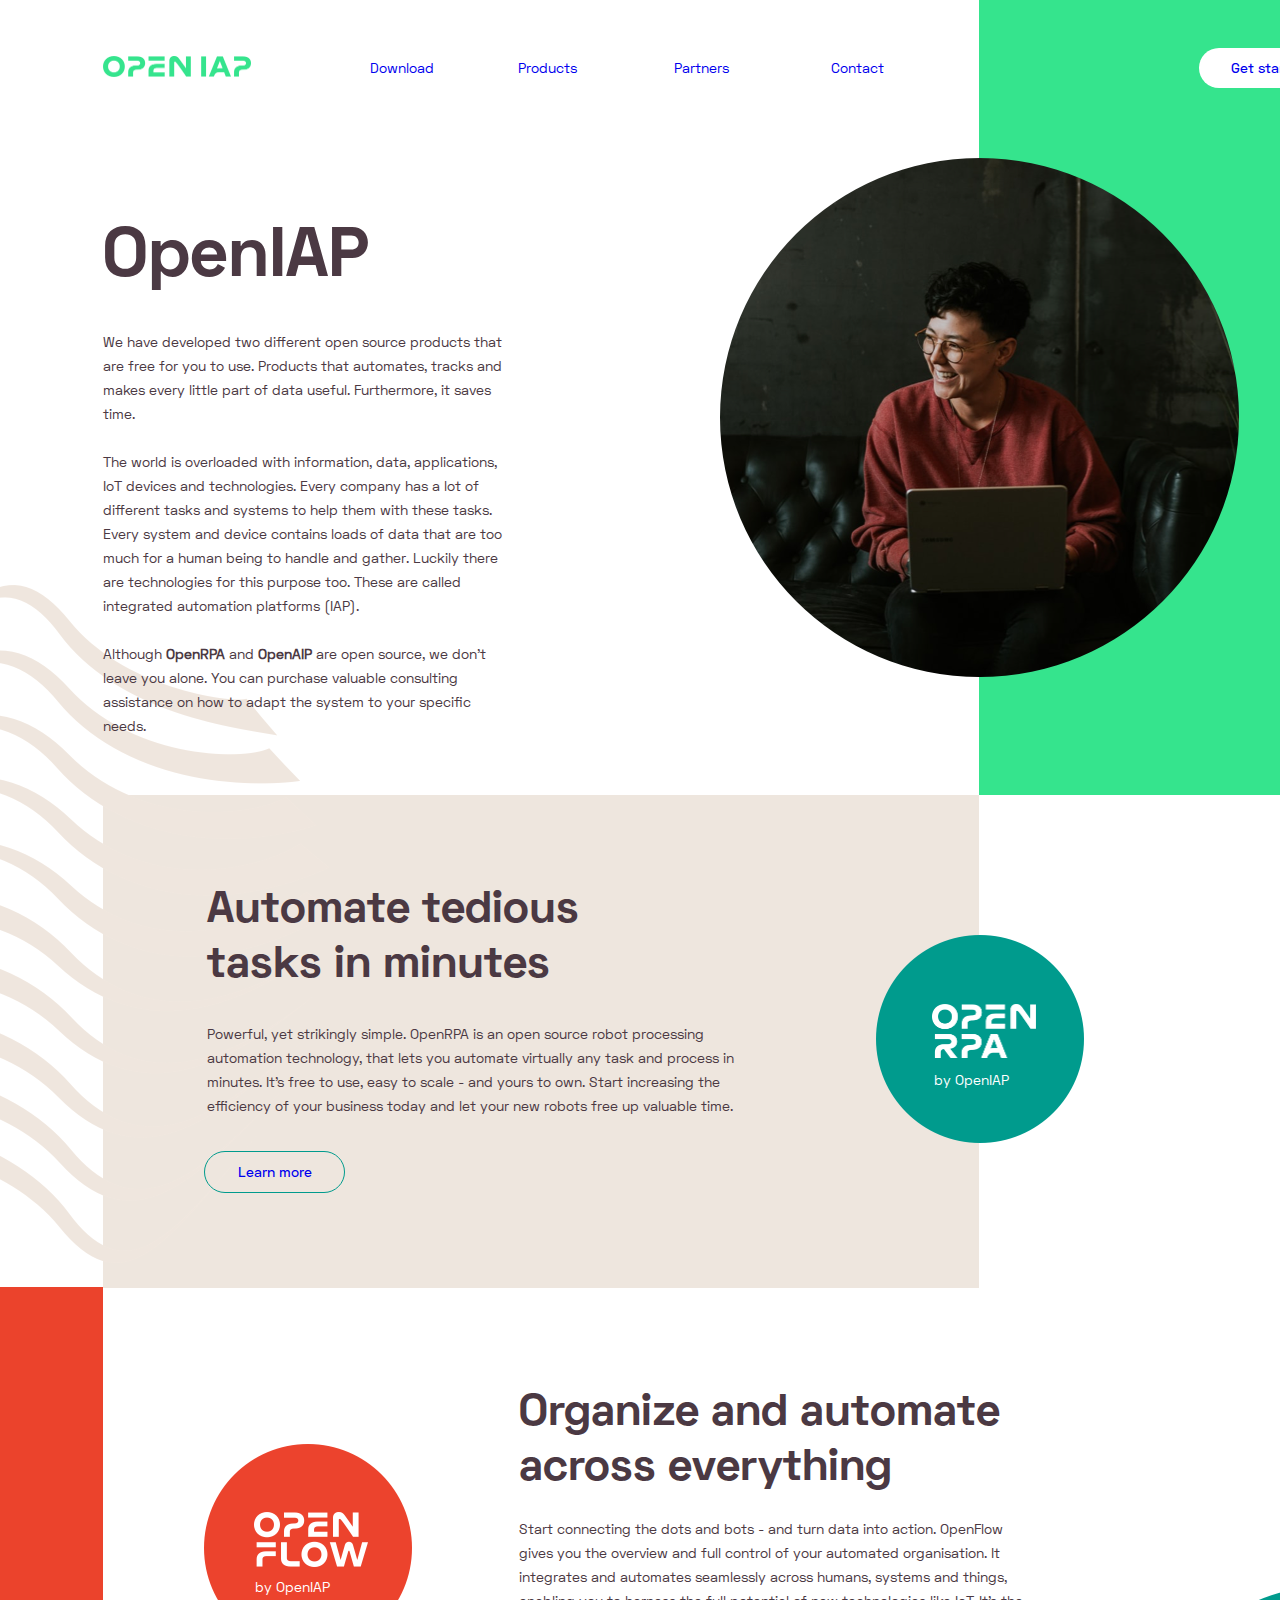
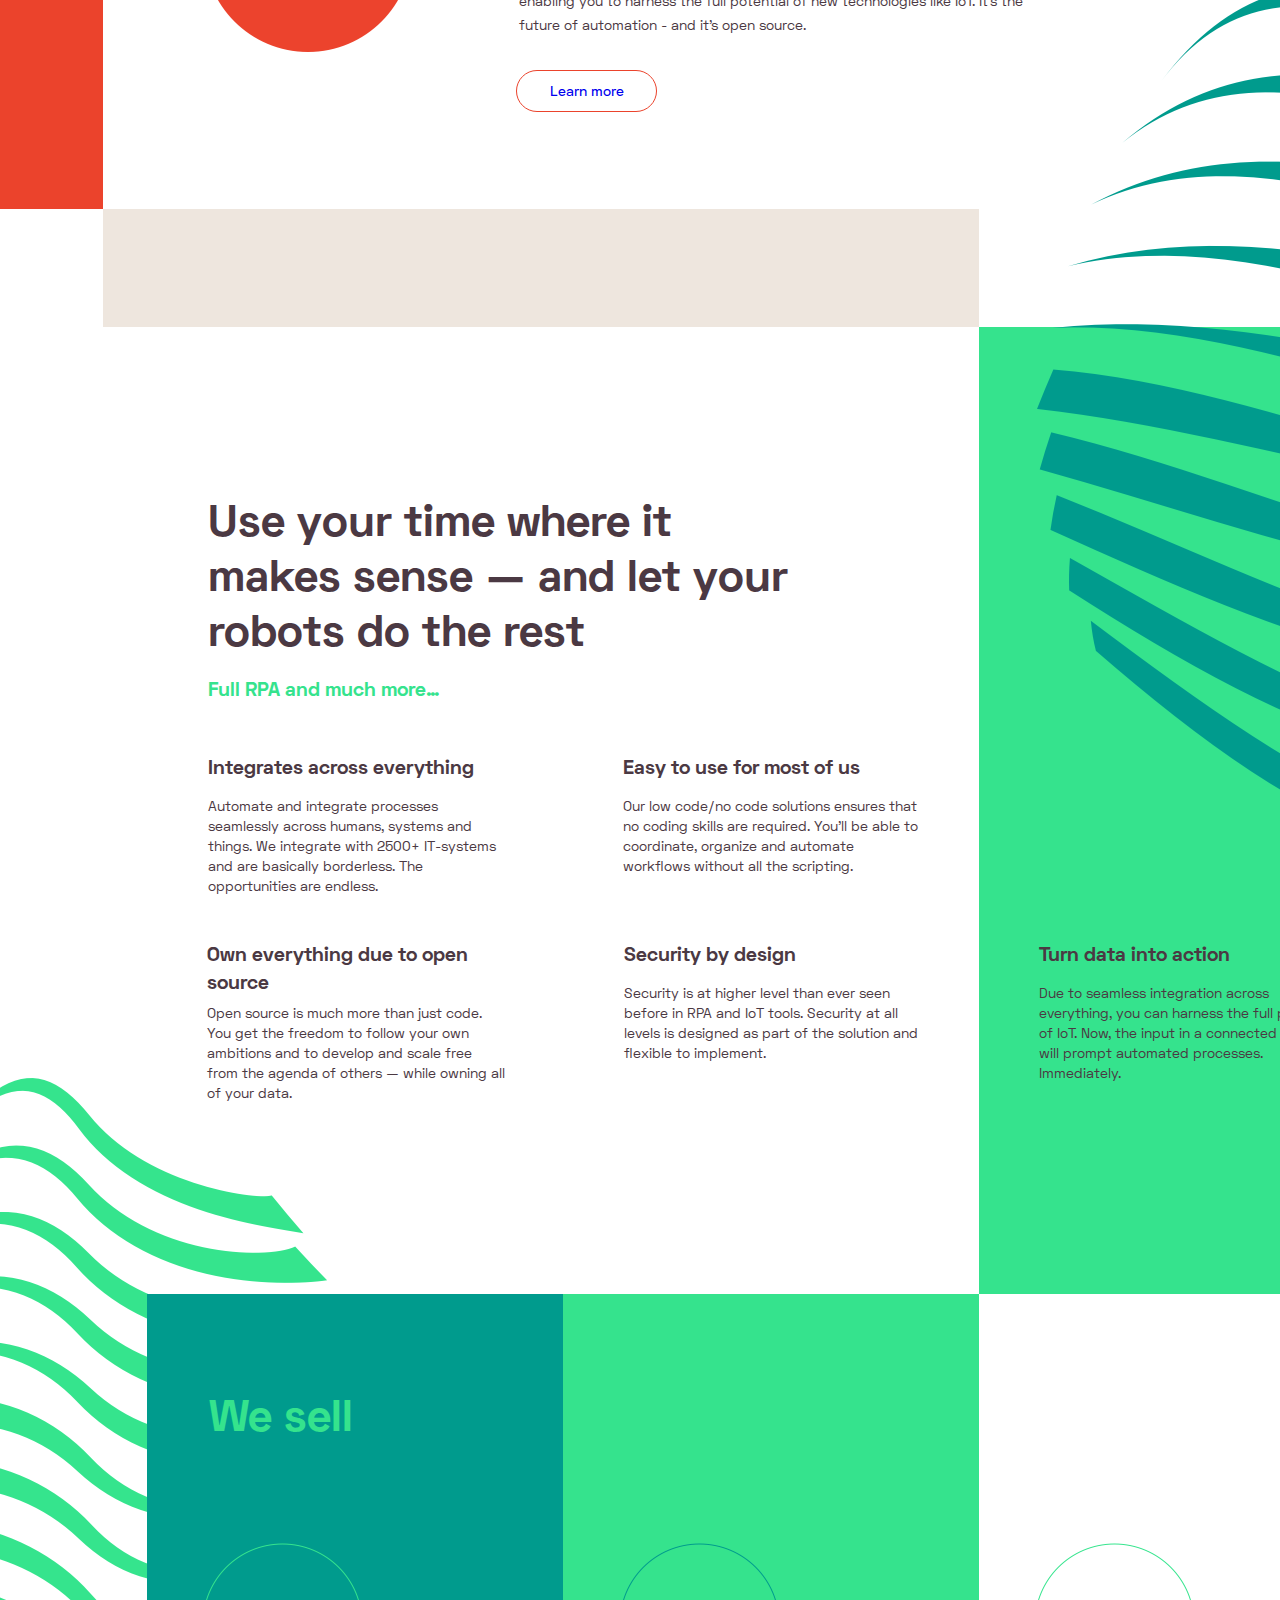
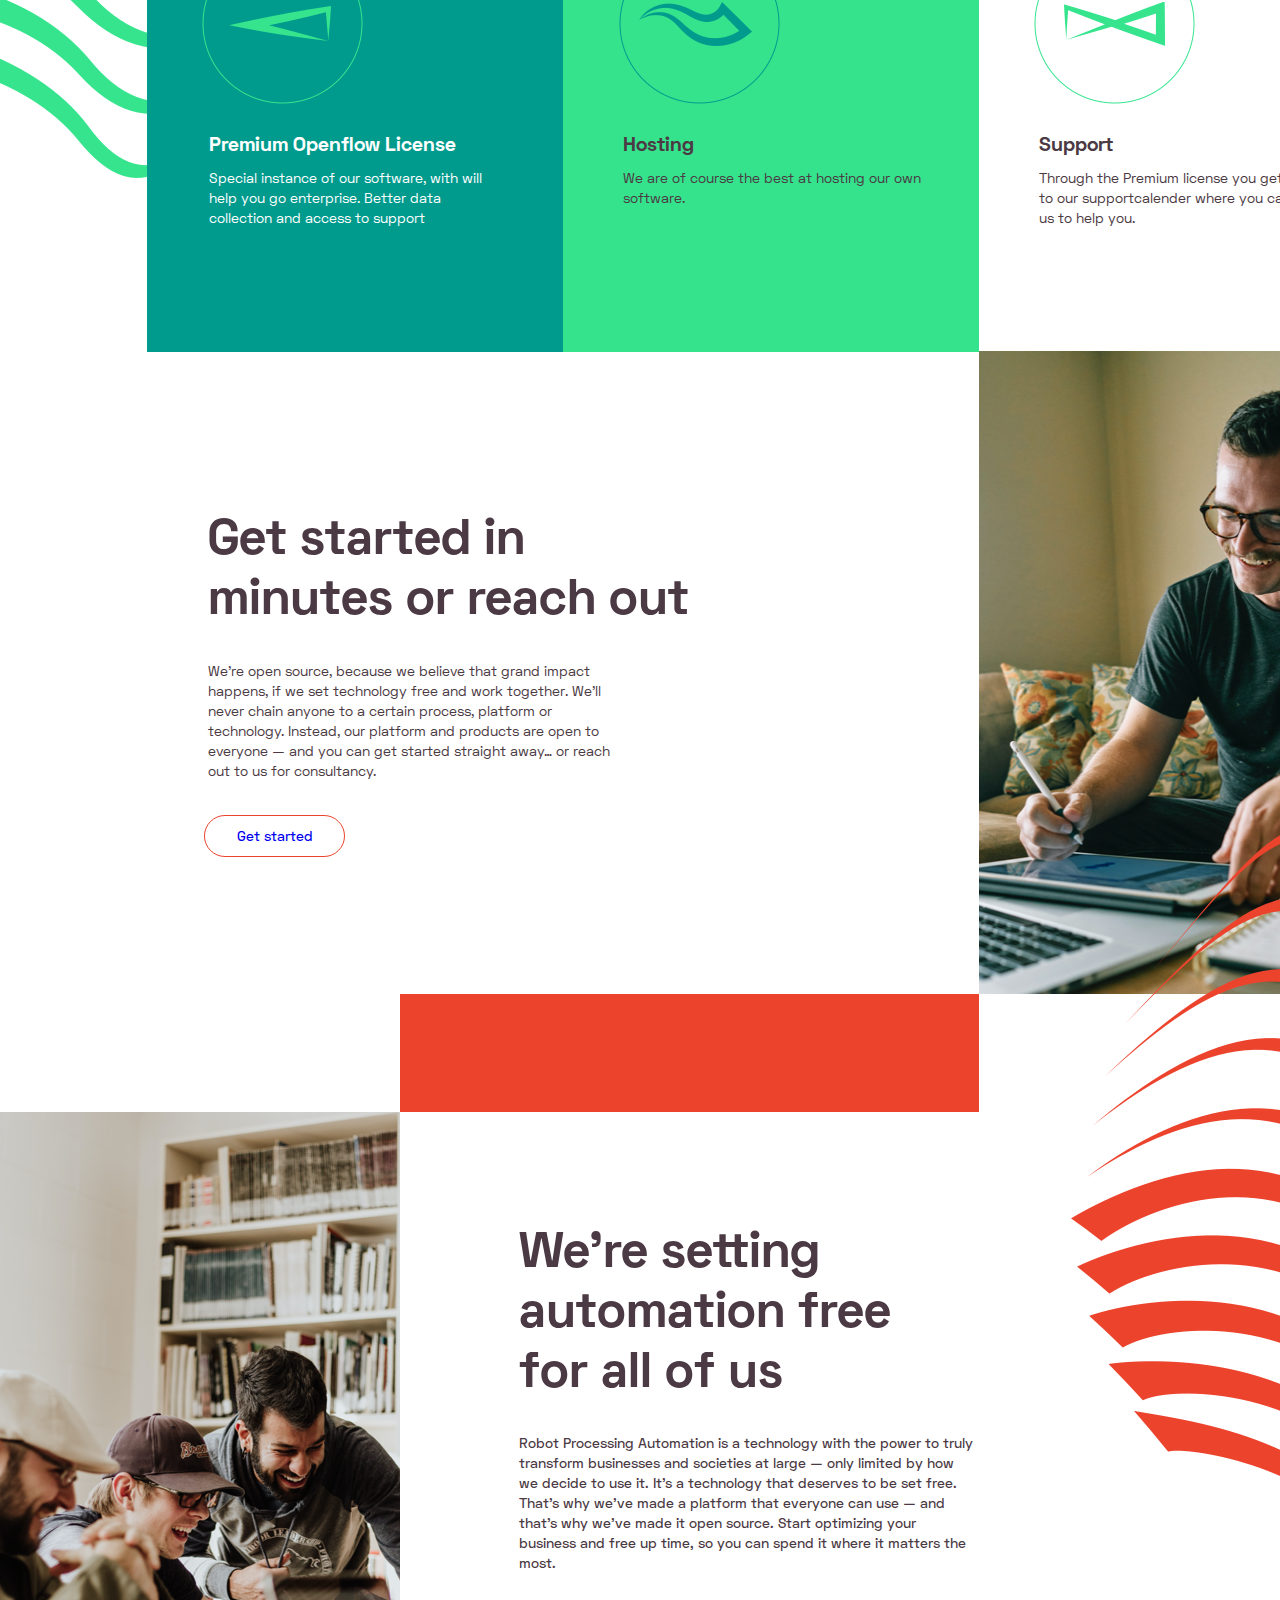
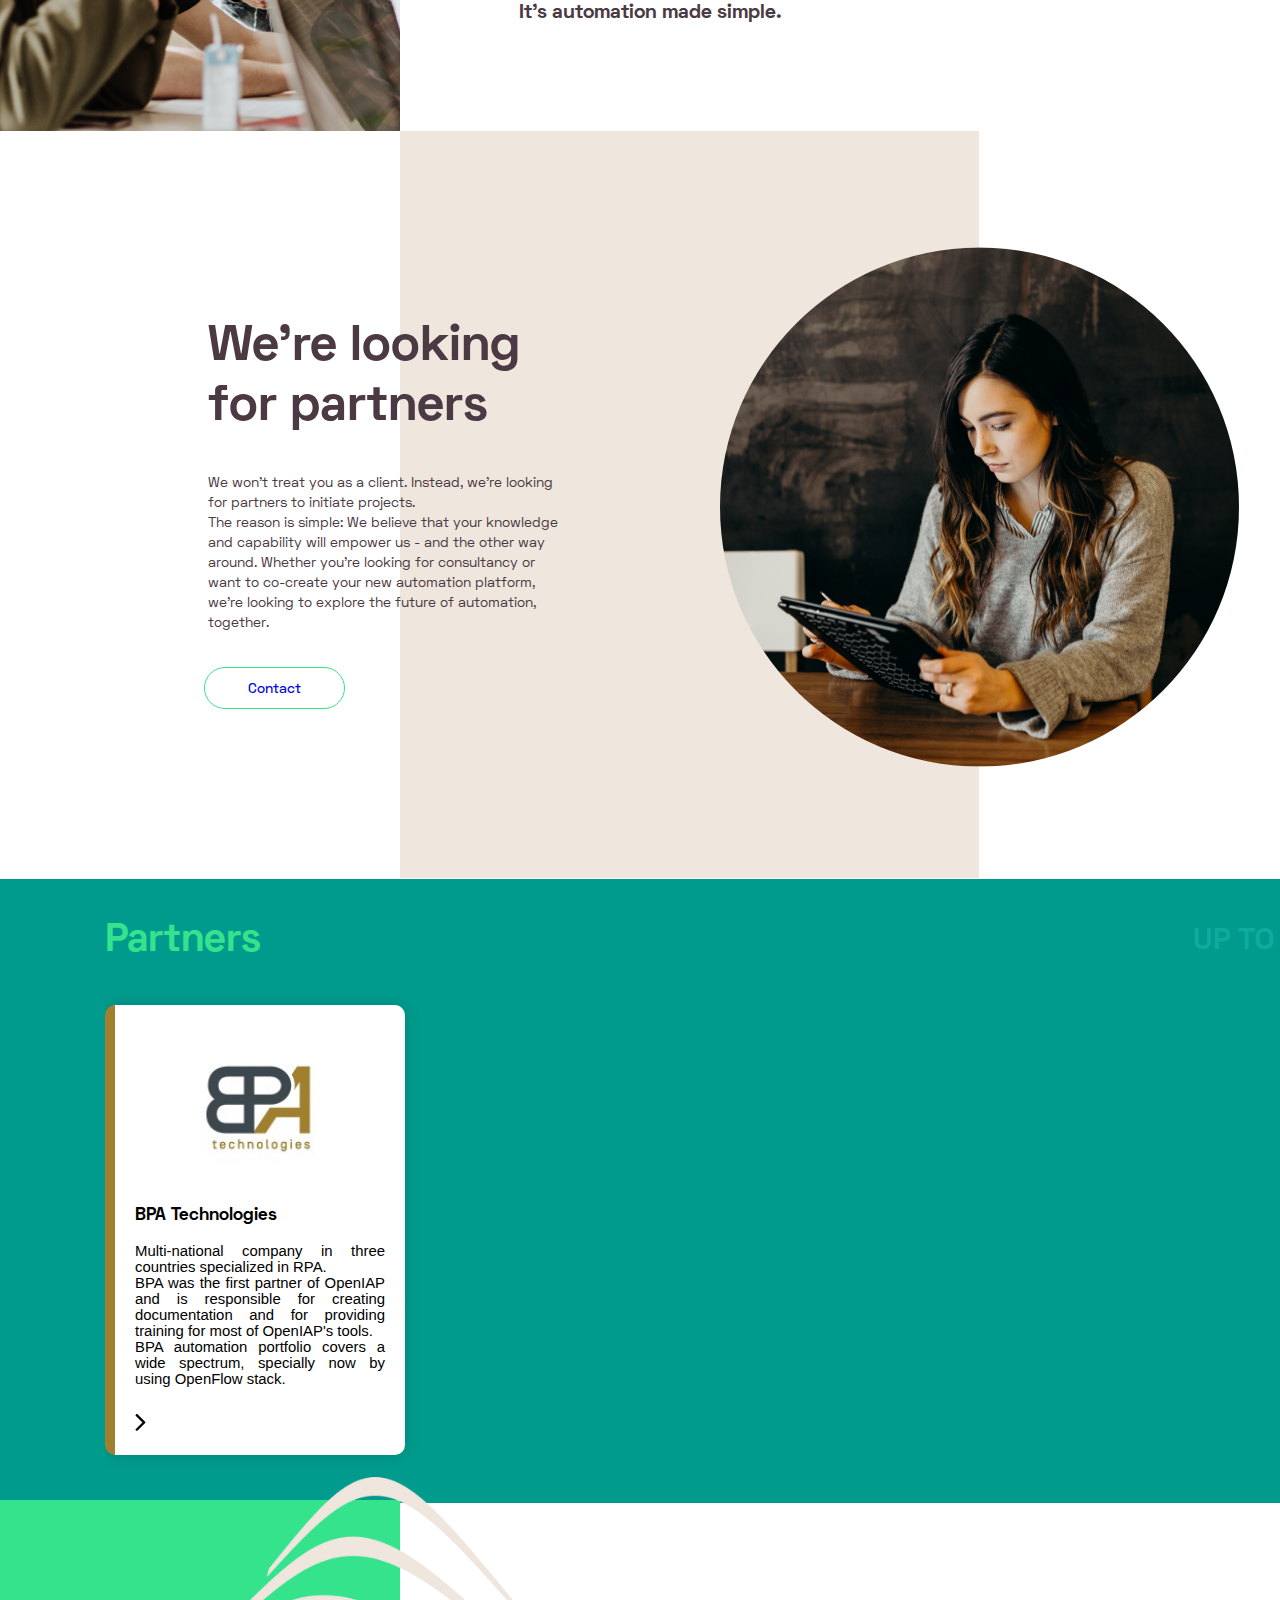
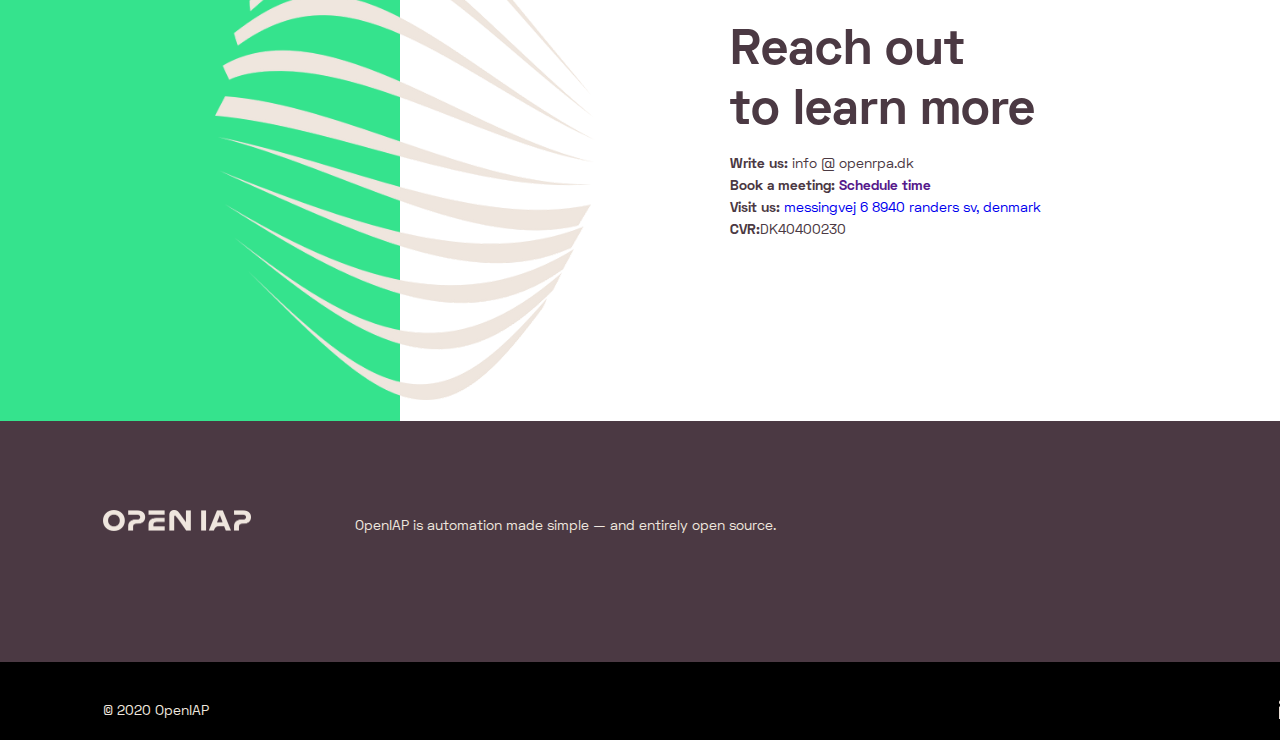
<file: index.html>
<!DOCTYPE html>
<html>

<head>
    <link href="./img/favicon.png" rel="shortcut icon" />
    <meta charset="utf-8" />
    <meta content="width=1440, maximum-scale=1.0" name="viewport" />
    <link href="./css/openiapDesktopHdCopy13.css" rel="stylesheet" type="text/css" />
    <link rel="stylesheet" href="https://stackpath.bootstrapcdn.com/font-awesome/4.7.0/css/font-awesome.min.css"
        integrity="sha384-wvfXpqpZZVQGK6TAh5PVlGOfQNHSoD2xbE+QkPxCAFlNEevoEH3Sl0sibVcOQVnN" crossorigin="anonymous">
</head>

<body style="margin: 0;
 background: rgba(255, 255, 255, 1.0);">
    <input id="anPageName" name="page" type="hidden" value="openiapdesktophdcopy13" />
    <div class="openiapdesktophdcopy13 anima-word-break ">
        <div style="width: 1440px; height: 100%; position:relative; margin:auto;">
            <div class="graphiciap1copy2">
                <div class="mask">
                </div>
                <div class="graphiciap11">
                    <img alt="Image" anima-src="./img/openiap---desktop-hd-copy-13-combined-shape.png"
                        class="combinedshape"
                        src="[data-uri]" />
                </div>
            </div>
            <img alt="Image" anima-src="./img/openiap---desktop-hd-copy-13-rectangle-copy-2.png" class="rectanglecopy2"
                src="[data-uri]" />
            <div class="rectanglecopy">
            </div>
            <div class="rectanglecopy7">
            </div>
            <img alt="Image" anima-src="./img/openiap---desktop-hd-copy-13-rectangle-copy-10.png"
                class="rectanglecopy10"
                src="[data-uri]" />
            <div class="rectanglecopy12">
            </div>
            <div class="rectanglecopy9">
            </div>
            <div class="rectanglecopy13">
            </div>
            <div class="graphiciap1">
                <div class="mask">
                </div>
                <div class="graphiciap11">
                    <img alt="Image" anima-src="./img/openiap---desktop-hd-copy-13-combined-shape-1.png"
                        class="combinedshape"
                        src="[data-uri]" />
                </div>
            </div>
            <div class="automatetedioustas">
                Automate tedious tasks in minutes
            </div>
            <div class="openiapisanopens" style="top: 330px">
                We have developed two different open source products that are free for you to use. Products that
                automates, tracks and makes every little part of data useful. Furthermore, it saves time.<br />
                <br />
                The world is overloaded with information, data, applications, IoT devices and technologies. Every
                company has a lot of different tasks and systems to help them with these tasks. Every system and device
                contains loads of data that are too much for a human being to handle and gather. Luckily there are
                technologies for this purpose too. These are called integrated automation platforms (IAP).<br />
                <br />
                Although <b>OpenRPA</b> and <b>OpenAIP</b> are open source, we don’t leave you alone. You can purchase
                valuable
                consulting assistance on how to adapt the system to your specific needs.<br />

            </div>
            <div class="powerfulyetstriki">
                Powerful, yet strikingly simple. OpenRPA is an open source robot processing automation technology, that
                lets you automate virtually any task and process in minutes. It’s free to use, easy to scale - and yours
                to own. Start increasing the efficiency of your business today and let your new robots free up valuable
                time.
            </div>
            <div class="getstarted">
                <div class="group1">
                    <div class="rectangle1">
                    </div>
                    <div class="getstarted2">
                        <a href="https://github.com/open-rpa/openrpa">Get started</a>
                    </div>
                </div>
            </div>
            <div class="learnmore">
                <div class="learnmoreorange">
                    <div class="group1">
                        <div class="rectangle1">
                        </div>
                        <div class="learnmore1">
                            <a href="https://github.com/open-rpa/openrpa">Learn more</a>
                        </div>
                    </div>
                </div>
            </div>
            <div class="learnmorecopy">
                <div class="learnmoreorange">
                    <div class="group1">
                        <div class="rectangle1">
                        </div>
                        <div class="learnmore1">
                            <a href="https://github.com/open-rpa/openflow">Learn more</a>
                        </div>
                    </div>
                </div>
            </div>
            <div class="integratedautomatio">
                OpenIAP
            </div>
            <div class="rectanglecopy5">
            </div>
            <div class="rectanglecopy6">
            </div>
            <div class="weu2019relookingforpa">
                We’re looking for partners
            </div>
            <div class="a2512020openiap">
                © 2020 OpenIAP
            </div>
            <a href="https://www.linkedin.com/company/35656797">
                <img alt="Image" anima-src="./img/openiap---desktop-hd-copy-13-stroke-5@2x.png" class="stroke5"
                    src="[data-uri]" /></a>
            <div class="group3">
                <!-- <img alt="Image" anima-src="./img/openiap---desktop-hd-copy-13-fill-1@2x.png" class="fill13"
                    src="[data-uri]" /> -->
            </div>
            <div class="download">
                <a href="https://github.com/open-rpa/openrpa/releases/latest/download/OpenRPA.msi">Download</a>
            </div>
            <div class="contact">
                <a href="#Contactinfo">Contact</a>
            </div>
            <div class="resources">
                <a href="#Products">Products</a>
            </div>
            <div class="partners">
                <a href="#PartnersInfo">Partners</a>
            </div>
            <div class="wewonu2019ttreatyoua">
                We won’t treat you as a client. Instead, we’re looking for partners to initiate projects. <br />The
                reason is simple: We believe that your knowledge and capability will empower us - and the other way
                around. Whether you’re looking for consultancy or want to co-create your new automation platform, we’re
                looking to explore the future of automation, together.
            </div>
            <div class="getstartedcopy">
                <div class="group1">
                    <div class="rectangle1">
                    </div>
                    <div class="contact1">
                        <a href="#Contactinfo">Contact</a>
                    </div>
                </div>
            </div>
            <div class="photo15432696647eef42226a21copy">
                <div class="mask">
                </div>
                <img alt="Image"
                    anima-src="./img/openiap---desktop-hd-copy-13-priscilla-du-preez-xkkcui44im0-unsplash.png"
                    class="priscilladupreezxkkcui44im0unsplash"
                    src="[data-uri]" />
            </div>

            <!-- BPA TECHNOLOGIES -->
            <section>
                <div class="bpa" id="PartnersInfo"></div>
                <div class="rectanglecopy99">
                    <div class="o-wrapper">
                        <header class="c-header">
                            <h2>Partners</h2>
                            <h2 class="up-to-top" onclick="window.scrollTo(0,0)">UP TO TOP</h2>
                        </header>
                        <div class="c-slider">
                            <div class="c-slide c-slide--bpatechnologies">
                                <div class="c-slide__content">
                                    <a href="https://www.bpatechnologies.com" title="See more" target="_blank"
                                        class="c-slide__link">
                                        <figure class="c-slide__image-wrapper">
                                            <img class="c-slide__image" src="img/partners/bpa.png" alt="">
                                        </figure>
                                    </a>
                                    <h3>BPA Technologies</h3>
                                    Multi-national company in three countries specialized in RPA.<br>
                                    BPA was the first partner of OpenIAP and is responsible for creating documentation
                                    and for providing training for most of OpenIAP's tools.<br>
                                    BPA automation portfolio covers a wide spectrum, specially now by using OpenFlow
                                    stack.
                                </div>

                                <br>
                                <div class="c-slide__actions">
                                    <a href="https://www.bpatechnologies.com" title="See more" target="_blank"
                                        class="c-slide__link">
                                        <svg width="11" height="18">
                                            <path
                                                d="M10.328 9.036a.543.543 0 0 1 .172.395c0 .15-.057.281-.172.396L2.324  17.83a.543.543 0 0 1-.395.172.543.543 0 0 1-.396-.172l-.858-.859a.543.543 0 0 1-.172-.395c0-.149.057-.28.172-.395l6.75-6.75L.675 2.68a.543.543 0 0 1-.172-.395c0-.15.057-.28.172-.395l.858-.86A.543.543 0 0 1 1.93.86c.148 0 .28.057.395.172l8.004 8.004z"
                                                fill="#000" fill-rule="evenodd" />
                                        </svg>
                                        <!--
                                    <img src="img/parner_premium.png" class="premium">
                                    -->
                                    </a>
                                </div>
                            </div>
                            <!--
                            <div class="c-slide c-slide--partnertwo">
                                <div class="c-slide__content">
                                    <a href="https://www.bpatechnologies.com" title="See more" target="_blank" class="c-slide__link">
                                        <figure class="c-slide__image-wrapper">
                                            <img class="c-slide__image"
                                                src="img/partners/2.png"
                                                alt="">
                                        </figure>
                                    </a>
                                    <h3>Partner 2</h3>
                                    Donec ut dolor a diam dictum egestas in at libero. Aliquam bibendum ullamcorper libero, ut pretium nibh rutrum sit amet.
                                    Aliquam mattis felis in orci consectetur tempus.
                                </div>

                                <div class="c-slide__actions">
                                    <a href="https://www.bpatechnologies.com" title="See more" target="_blank" class="c-slide__link">
                                        <svg width="11" height="18" >
                                            <path
                                                d="M10.328 9.036a.543.543 0 0 1 .172.395c0 .15-.057.281-.172.396L2.324  17.83a.543.543 0 0 1-.395.172.543.543 0 0 1-.396-.172l-.858-.859a.543.543 0 0 1-.172-.395c0-.149.057-.28.172-.395l6.75-6.75L.675 2.68a.543.543 0 0 1-.172-.395c0-.15.057-.28.172-.395l.858-.86A.543.543 0 0 1 1.93.86c.148 0 .28.057.395.172l8.004 8.004z"
                                                fill="#000" fill-rule="evenodd" />
                                        </svg>
                                    </a>
                                </div>
                            </div>

                            <div class="c-slide c-slide--partnerthree">
                                <div class="c-slide__content">
                                    <a href="https://www.bpatechnologies.com" title="See more" target="_blank" class="c-slide__link">
                                        <figure class="c-slide__image-wrapper">
                                            <img class="c-slide__image"
                                                src="img/partners/3.png"
                                                alt="">
                                        </figure>
                                    <a/>
                                    <h3>Partner 3</h3>
                                    Sed malesuada in massa sit amet feugiat. Nam vitae lectus ornare, tempus nisl at, auctor mi. Sed iaculis facilisis
                                    placerat. Quisque vulputate turpis sed arcu hendrerit placerat. In auctor mollis orci, vitae finibus massa imperdiet id;
                                </div>

                                <div class="c-slide__actions">
                                    <a href="https://www.bpatechnologies.com" title="See more" target="_blank" class="c-slide__link">
                                        <svg width="11" height="18" >
                                            <path
                                                d="M10.328 9.036a.543.543 0 0 1 .172.395c0 .15-.057.281-.172.396L2.324  17.83a.543.543 0 0 1-.395.172.543.543 0 0 1-.396-.172l-.858-.859a.543.543 0 0 1-.172-.395c0-.149.057-.28.172-.395l6.75-6.75L.675 2.68a.543.543 0 0 1-.172-.395c0-.15.057-.28.172-.395l.858-.86A.543.543 0 0 1 1.93.86c.148 0 .28.057.395.172l8.004 8.004z"
                                                fill="#000" fill-rule="evenodd" />
                                        </svg>
                                    </a>
                                </div>
                            </div>

                            <div class="c-slide c-slide--partnerfour">
                                <div class="c-slide__content">
                                    <a href="https://www.bpatechnologies.com" title="See more" target="_blank" class="c-slide__link">
                                        <figure class="c-slide__image-wrapper">
                                            <img class="c-slide__image"
                                                src="img/partners/4.png"
                                                alt="">
                                        </figure>
                                    </a>
                                    <h3>Partner 4</h3>
                                    Class aptent taciti sociosqu ad litora torquent per conubia nostra, per inceptos himenaeos. Curabitur erat augue,
                                    gravida quis volutpat vitae, tempor a massa. Cras condimentum eu ante quis rutrum.
                                </div>

                                <div class="c-slide__actions">
                                    <a href="https://www.bpatechnologies.com" title="See more" target="_blank" class="c-slide__link">
                                        <svg width="11" height="18" >
                                            <path
                                                d="M10.328 9.036a.543.543 0 0 1 .172.395c0 .15-.057.281-.172.396L2.324  17.83a.543.543 0 0 1-.395.172.543.543 0 0 1-.396-.172l-.858-.859a.543.543 0 0 1-.172-.395c0-.149.057-.28.172-.395l6.75-6.75L.675 2.68a.543.543 0 0 1-.172-.395c0-.15.057-.28.172-.395l.858-.86A.543.543 0 0 1 1.93.86c.148 0 .28.057.395.172l8.004 8.004z"
                                                fill="#000" fill-rule="evenodd" />
                                        </svg>
                                    </a>
                                </div>
                            </div>


                            <div class="c-slide c-slide--partnerfive">
                                <div class="c-slide__content">
                                    <a href="https://www.bpatechnologies.com" title="See more" target="_blank" class="c-slide__link">
                                        <figure class="c-slide__image-wrapper">
                                            <img class="c-slide__image" src="img/partners/4.png" alt="">
                                        </figure>
                                    </a>
                                    <h3>Partner 5</h3>
                                    Class aptent taciti sociosqu ad litora torquent per conubia nostra, per inceptos himenaeos. Curabitur erat
                                    augue,
                                    gravida quis volutpat vitae, tempor a massa. Cras condimentum eu ante quis rutrum.
                                </div>

                                <div class="c-slide__actions">
                                    <a href="https://www.bpatechnologies.com" title="See more" target="_blank" class="c-slide__link">
                                        <svg width="11" height="18" >
                                            <path
                                                d="M10.328 9.036a.543.543 0 0 1 .172.395c0 .15-.057.281-.172.396L2.324  17.83a.543.543 0 0 1-.395.172.543.543 0 0 1-.396-.172l-.858-.859a.543.543 0 0 1-.172-.395c0-.149.057-.28.172-.395l6.75-6.75L.675 2.68a.543.543 0 0 1-.172-.395c0-.15.057-.28.172-.395l.858-.86A.543.543 0 0 1 1.93.86c.148 0 .28.057.395.172l8.004 8.004z"
                                                fill="#000" fill-rule="evenodd" />
                                        </svg>
                                    </a>
                                </div>
                            </div>

                            <div class="c-slide c-slide--partnersix">
                                <div class="c-slide__content">
                                    <a href="https://www.bpatechnologies.com" title="See more" target="_blank" class="c-slide__link">
                                        <figure class="c-slide__image-wrapper">
                                            <img class="c-slide__image" src="img/partners/4.png" alt="">
                                        </figure>
                                    </a>
                                    <h3>Partner 6</h3>
                                    Class aptent taciti sociosqu ad litora torquent per conubia nostra, per inceptos himenaeos. Curabitur erat
                                    augue,
                                    gravida quis volutpat vitae, tempor a massa. Cras condimentum eu ante quis rutrum.
                                </div>

                                <div class="c-slide__actions">
                                    <a href="https://www.bpatechnologies.com" title="See more" target="_blank" class="c-slide__link">
                                        <svg width="11" height="18" >
                                            <path
                                                d="M10.328 9.036a.543.543 0 0 1 .172.395c0 .15-.057.281-.172.396L2.324  17.83a.543.543 0 0 1-.395.172.543.543 0 0 1-.396-.172l-.858-.859a.543.543 0 0 1-.172-.395c0-.149.057-.28.172-.395l6.75-6.75L.675 2.68a.543.543 0 0 1-.172-.395c0-.15.057-.28.172-.395l.858-.86A.543.543 0 0 1 1.93.86c.148 0 .28.057.395.172l8.004 8.004z"
                                                fill="#000" fill-rule="evenodd" />
                                        </svg>
                                    </a>
                                </div>
                            </div>

                            <div class="c-slide c-slide--partnerseven">
                                <div class="c-slide__content">
                                    <a href="https://www.bpatechnologies.com" title="See more" target="_blank" class="c-slide__link">
                                        <figure class="c-slide__image-wrapper">
                                            <img class="c-slide__image" src="img/partners/4.png" alt="">
                                        </figure>
                                    </a>
                                    <h3>Partner 7</h3>
                                    Class aptent taciti sociosqu ad litora torquent per conubia nostra, per inceptos himenaeos. Curabitur erat
                                    augue,
                                    gravida quis volutpat vitae, tempor a massa. Cras condimentum eu ante quis rutrum.
                                </div>


                                <div class="c-slide__actions">
                                    <a href="https://www.bpatechnologies.com" title="See more" target="_blank" class="c-slide__link">
                                        <svg width="11" height="18" >
                                            <path
                                                d="M10.328 9.036a.543.543 0 0 1 .172.395c0 .15-.057.281-.172.396L2.324  17.83a.543.543 0 0 1-.395.172.543.543 0 0 1-.396-.172l-.858-.859a.543.543 0 0 1-.172-.395c0-.149.057-.28.172-.395l6.75-6.75L.675 2.68a.543.543 0 0 1-.172-.395c0-.15.057-.28.172-.395l.858-.86A.543.543 0 0 1 1.93.86c.148 0 .28.057.395.172l8.004 8.004z"
                                                fill="#000" fill-rule="evenodd" />
                                        </svg>
                                    </a>
                                </div>
                            </div>
                        -->
                        </div>
                    </div>
                </div>
                <div class="control-style">
                    <a class="control-left">
                        <i class="fa fa-arrow-left" onclick="handleSwipeLeft()" aria-hidden="true"
                            title="Next page"></i>
                    </a>
                    <a class="control-right">
                        <i class="fa fa-arrow-right" onclick="handleSwipeRight()" aria-hidden="true"
                            title="Next page"></i>
                    </a>
                </div>
            </section>


            <!--
                BPA TECHNOLOGIES
            -->




            <div class="organizeandautomat">
                Organize and automate across everything
            </div>
            <div class="startconnectingthe">
                Start connecting the dots and bots - and turn data into action. OpenFlow gives you the overview and full
                control of your automated organisation. It integrates and automates seamlessly across humans, systems
                and things, enabling you to harness the full potential of new technologies like IoT. It’s the future of
                automation - and it’s open source.
            </div>
            <img alt="Image" anima-src="./img/openiap---desktop-hd-copy-13-oval@2x.png" class="oval"
                src="[data-uri]" />
            <img alt="Image" anima-src="./img/openiap---desktop-hd-copy-13-oval-copy@2x.png" class="ovalcopy"
                src="[data-uri]" />
            <div class="openrpalogoblue">
                <div class="background">
                </div>
                <div class="group2">
                    <div class="byopeniap">
                        by OpenIAP
                    </div>
                </div>
                <div class="group15">
                    <img alt="Image" anima-src="./img/openiap---desktop-hd-copy-13-combined-shape-2@2x.png"
                        class="combinedshape"
                        src="[data-uri]" />
                </div>
            </div>
            <div class="automateandintegra">
                Automate and integrate processes seamlessly across humans, systems and things. We integrate with 2500+
                IT-systems and are basically borderless. The opportunities are endless.
            </div>
            <div class="ourlowcodenocode">
                Our low code/no code solutions ensures that no coding skills are required. You’ll be able to coordinate,
                organize and automate workflows without all the scripting.
            </div>
            <div class="duetoseamlessinte">
                Due to seamless integration across everything, you can harness the full potential of IoT. Now, the input
                in a connected device will prompt automated processes. Immediately.
            </div>
            <div class="opensourceismuch">
                Open source is much more than just code. You get the freedom to follow your own ambitions and to develop
                and scale free from the agenda of others — while owning all of your data.
            </div>
            <div class="securityisathighe">
                Security is at higher level than ever seen before in RPA and IoT tools. Security at all levels is
                designed as part of the solution and flexible to implement.
            </div>
            <div class="integratesacrossev">
                Integrates across everything
            </div>
            <div class="owneverythingduet">
                Own everything due to open source
            </div>
            <div class="easytouseformost">
                Easy to use for most of us
            </div>
            <div class="securitybydesign">
                Security by design
            </div>
            <div class="turndataintoactiocopy">
                Turn data into action
            </div>
            <div class="fullrpaandmuchmo">
                Full RPA and much more…
            </div>
            <div class="useyourtimewhere">
                Use your time where it <br />makes sense — and let your robots do the rest
            </div>
            <div class="photo15432696647eef42226a21copy5">
                <img alt="Image" anima-src="./img/openiap---desktop-hd-copy-13-photo-1543269664-7eef42226a21-copy-5.png"
                    class="photo15432696647eef42226a21copy51"
                    src="[data-uri]" />
            </div>
            <div class="photo15432696647eef42226a21">
                <img alt="Image" anima-src="./img/openiap---desktop-hd-copy-13-photo-1543269664-7eef42226a21.png"
                    class="photo15432696647eef42226a211"
                    src="[data-uri]" />
            </div>
            <div class="group">
                <div class="openflowlogoorange">
                    <div class="background">
                    </div>
                    <div class="group1">
                        <div class="byopeniapcopy">
                            by OpenIAP
                        </div>
                    </div>
                    <div class="group19">
                        <img alt="Image" anima-src="./img/openiap---desktop-hd-copy-13-combined-shape-3@2x.png"
                            class="combinedshape"
                            src="[data-uri]" />
                    </div>
                </div>
            </div>
            <div class="rectanglecopy4">
            </div>
            <div class="convertkit0yjwemtlih8unsplash">
                <div class="mask">
                </div>
                <img alt="Image" anima-src="./img/openiap---desktop-hd-copy-13-convertkit-0yjwemtlih8-unsplash.png"
                    class="convertkit0yjwemtlih8unsplash1"
                    src="[data-uri]" />
            </div>
            <div class="getstartedinminut">
                Get started in minutes or reach out
            </div>
            <div class="weu2019reopensourceb">
                We’re open source, because we believe that grand impact happens, if we set technology free and work
                together. We’ll never chain anyone to a certain process, platform or technology. Instead, our platform
                and products are open to everyone — and you can get started straight away… or reach out to us for
                consultancy.
            </div>
            <div class="getstarted1">
                <div class="group1">
                    <div class="rectangle1">
                    </div>
                    <div class="getstarted2">
                        <a href="https://github.com/open-rpa/openrpa/releases/latest/download/OpenRPA.msi">Get
                            started</a>
                    </div>
                </div>
            </div>
            <div class="graphiciap1copy">
                <div class="mask">
                </div>
                <div class="graphiciap11">
                    <img alt="Image" anima-src="./img/openiap---desktop-hd-copy-13-combined-shape-4.png"
                        class="combinedshape"
                        src="[data-uri]" />
                </div>
            </div>
            <div class="reachouttolearnm">
                Reach out <br />to learn more
            </div>
            <div class="writeusinfoopenr">
                <span class="span1">Write us:</span><span class="span2"> info @ openrpa.dk</span><br />

                <!-- <span class="span3">Call us:</span>
                    <span class="span4"> +45 4027 9993<br /></span>-->
                <!-- <span class="span5">Book a meeting:</span><span class="span6">
                    <a href="bookmeeting.html">Book here</a>
                </span> -->
                <span class="span5">Book a meeting:</span><span class="span6"></span>
                <!-- Calendly link widget begin -->
                <link href="https://assets.calendly.com/assets/external/widget.css" rel="stylesheet">
                <script src="https://assets.calendly.com/assets/external/widget.js" type="text/javascript"></script>
                <a href=""
                    onclick="Calendly.initPopupWidget({url: 'https://calendly.com/steenopenrpa/60min'});return false;">Schedule
                    time</a>
                <!-- <a href=""
                    onclick="Calendly.initPopupWidget({url: 'https://calendly.com/openrpa/60min'});return false;">Schedule
                    time</a> -->
                <!-- Calendly link widget end -->
                </span><br>
                <span class="span1">Visit us:</span><a
                    href="https://www.google.com/maps/place/Messingvej+6,+8940+Randers"> <span class="span2">messingvej
                        6
                        8940 randers sv, denmark</a></span><br />
                <span class="span1">CVR:</span><span class="span2">DK40400230</span><br />
            </div>
            <div class="weu2019resettingautoma">
                We’re setting automation free <br />for all of us<br />
            </div>
            <div class="robotprocessingaut">
                Robot Processing Automation is a technology with the power to truly transform businesses and societies
                at large — only limited by how we decide to use it. It’s a technology that deserves to be set free.
                That’s why we’ve made a platform that everyone can use — and that’s why we’ve made it open source. Start
                optimizing your business and free up time, so you can spend it where it matters the most.
            </div>
            <div class="itu2019sautomationmade">
                It’s automation made simple.
            </div>
            <div class="group21">
                <img alt="Image" anima-src="./img/openiap---desktop-hd-copy-13-combined-shape-5.png"
                    class="combinedshape"
                    src="[data-uri]" />
            </div>
            <div class="logoblack">
                <div class="background">
                </div>
                <div class="group15">
                    <img alt="Image" anima-src="./img/openiap---desktop-hd-copy-13-combined-shape-6@2x.png"
                        class="combinedshape"
                        src="[data-uri]" />
                </div>
            </div>
            <div class="openiapisautomatio">
                OpenIAP is automation made simple — and entirely open source.
            </div>
            <div class="logoblack1">
                <div class="background">
                </div>
                <div class="group15">
                    <img alt="Image" anima-src="./img/openiap---desktop-hd-copy-13-combined-shape-7@2x.png"
                        class="combinedshape"
                        src="[data-uri]" />
                </div>
            </div>
            <div class="rectanglecopy8">
            </div>
            <div class="rectanglecopy11">
            </div>
            <div class="startsmallorscale" id="Products">
                We sell
            </div>
            <div class="hyperscalable">
                Premium Openflow License<br />
            </div>
            <div class="openrpaandopenflow">
                Special instance of our software, with will help you go enterprise. Better data collection and access to
                support

            </div>

            <div class="hyperflexible">
                Hosting<br />
            </div>
            <div class="everythingrunsonh">
                We are of course the best at hosting our own software.
            </div>

            <div class="hyperadaptable">
                Support<br />
            </div>
            <div class="adapttoallsystems">
                Through the Premium license you get access to our supportcalender where you can book us to help you.
            </div>

            <img alt="Image" anima-src="./img/SLNV-openiap---desktop-hd-copy-13-oval-1@2x.png" class="oval1"
                src="[data-uri]" />
            <img alt="Image" anima-src="./img/openiap---desktop-hd-copy-13-oval-copy-2@2x.png" class="ovalcopy2"
                src="[data-uri]" />
            <img alt="Image" anima-src="./img/SLNV-openiap---desktop-hd-copy-13-oval-1@2x.png" class="ovalcopy3"
                src="[data-uri]" />
            <img alt="Image" anima-src="./img/openiap---desktop-hd-copy-13-fill-1-1@2x.png" class="fill1"
                src="[data-uri]" />
            <img alt="Image" anima-src="./img/openiap---desktop-hd-copy-13-fill-1-2@2x.png" class="fill11"
                src="[data-uri]" />
            <img alt="Image" anima-src="./img/openiap---desktop-hd-copy-13-fill-1-3@2x.png" class="fill12"
                src="[data-uri]" />
            <div class="rectangle" id="Contactinfo">
            </div>
            <div class="group211">
                <div class="mask">
                </div>
                <div class="group212">
                    <img alt="Image" anima-src="./img/openiap---desktop-hd-copy-13-combined-shape-8.png"
                        class="combinedshape"
                        src="[data-uri]" />
                </div>
            </div>
        </div>
    </div>

    <!-- BPA TECHNOLOGIES -->
    <script src="https://cdnjs.cloudflare.com/ajax/libs/gsap/3.5.1/gsap.min.js"
        integrity="sha512-IQLehpLoVS4fNzl7IfH8Iowfm5+RiMGtHykgZJl9AWMgqx0AmJ6cRWcB+GaGVtIsnC4voMfm8f2vwtY+6oPjpQ=="
        crossorigin="anonymous"></script>

    <script>
        let lengthSlide = document.getElementsByClassName("c-slide").length;
        document.getElementsByClassName("c-slider")[0].style.setProperty("width", lengthSlide * 310 + "px");

        if (lengthSlide < 5) {
            document.getElementsByClassName("fa fa-arrow-right")[0].style.display = 'none';
            document.getElementsByClassName("fa fa-arrow-left")[0].style.display = 'none';
        }

        const slider = document.getElementsByClassName('c-slider')[0];
        const timeline = new TimelineLite();
        //const info = document.getElementsByClassName('c-drag')[0];

        let canMove = false;
        let touchDown = 0;
        let prevX = 0;
        let slides = document.getElementsByClassName('c-slide');
        const slideWidth = slides[0].offsetWidth + 20;


        const init = () => {
            slider.addEventListener('mousedown', handleMouse);
            slider.addEventListener('mouseup', handleMouse);
            slider.addEventListener('mousemove', handleMove);

            slider.addEventListener('touchstart', handleTouch);
            slider.addEventListener('touchmove', handleTouchMove);
        };



        /* Swipe handlers */
        const handleSwipeLeft = () => {
            timeline.fromTo(slider, 1,
                {
                    x: '0px'
                },
                {
                    x: `-${slideWidth}px`,
                    ease: Power4.easeOut
                }
            );

            timeline.to(slider, 0.001,
                {
                    x: '0px',
                    onComplete: () => {
                        slider.appendChild(slides[0]);
                        slides = document.getElementsByClassName('c-slide');
                    }
                }
            );
        };

        const handleSwipeRight = () => {
            timeline.to(slider, 0.001,
                {
                    x: `-${slideWidth}px`,
                    onComplete: () => {
                        const first = slides[0];
                        const last = slides[slides.length - 1];
                        slider.insertBefore(last, first);
                        slides = document.getElementsByClassName('c-slide');
                    }
                }
            );

            timeline.to(slider, 1,
                {
                    x: `0px`,
                    ease: Power4.easeOut
                }
            );
        };

        init();
    </script>
    <!-- BPA TECHNOLOGIES -->

    <!-- Scripts -->
    <script>
        anima_isHidden = function (e) {
            if (!(e instanceof HTMLElement)) return !1;
            if (getComputedStyle(e).display == "none") return !0; else if (e.parentNode && anima_isHidden(e.parentNode)) return !0;
            return !1;
        };
        anima_loadAsyncSrcForTag = function (tag) {
            var elements = document.getElementsByTagName(tag);
            var toLoad = [];
            for (var i = 0; i < elements.length; i++) {
                var e = elements[i];
                var src = e.getAttribute("src");
                var loaded = (src != undefined && src.length > 0 && src != '[data-uri]');
                if (loaded) continue;
                var asyncSrc = e.getAttribute("anima-src");
                if (asyncSrc == undefined || asyncSrc.length == 0) continue;
                if (anima_isHidden(e)) continue;
                toLoad.push(e);
            }
            toLoad.sort(function (a, b) {
                return anima_getTop(a) - anima_getTop(b);
            });
            for (var i = 0; i < toLoad.length; i++) {
                var e = toLoad[i];
                var asyncSrc = e.getAttribute("anima-src");
                e.setAttribute("src", asyncSrc);
            }
        };
        anima_pauseHiddenVideos = function (tag) {
            var elements = document.getElementsByTagName("video");
            for (var i = 0; i < elements.length; i++) {
                var e = elements[i];
                var isPlaying = !!(e.currentTime > 0 && !e.paused && !e.ended && e.readyState > 2);
                var isHidden = anima_isHidden(e);
                if (!isPlaying && !isHidden && e.getAttribute("autoplay") == "autoplay") {
                    e.play();
                } else if (isPlaying && isHidden) {
                    e.pause();
                }
            }
        };
        anima_loadAsyncSrc = function (tag) {
            anima_loadAsyncSrcForTag("img");
            anima_loadAsyncSrcForTag("iframe");
            anima_loadAsyncSrcForTag("video");
            anima_pauseHiddenVideos();
        };
        var anima_getTop = function (e) {
            var top = 0;
            do {
                top += e.offsetTop || 0;
                e = e.offsetParent;
            } while (e);
            return top;
        };
        anima_loadAsyncSrc();
        anima_old_onResize = window.onresize;
        anima_new_onResize = undefined;
        anima_updateOnResize = function () {
            if (anima_new_onResize == undefined || window.onresize != anima_new_onResize) {
                anima_new_onResize = function (x) {
                    if (anima_old_onResize != undefined) anima_old_onResize(x);
                    anima_loadAsyncSrc();
                };
                window.onresize = anima_new_onResize;
                setTimeout(function () {
                    anima_updateOnResize();
                }, 3000);
            }
        };
        anima_updateOnResize();
        setTimeout(function () {
            anima_loadAsyncSrc();
        }, 200);
    </script>
    <!-- End of Scripts -->
</body>

</html>
</file>
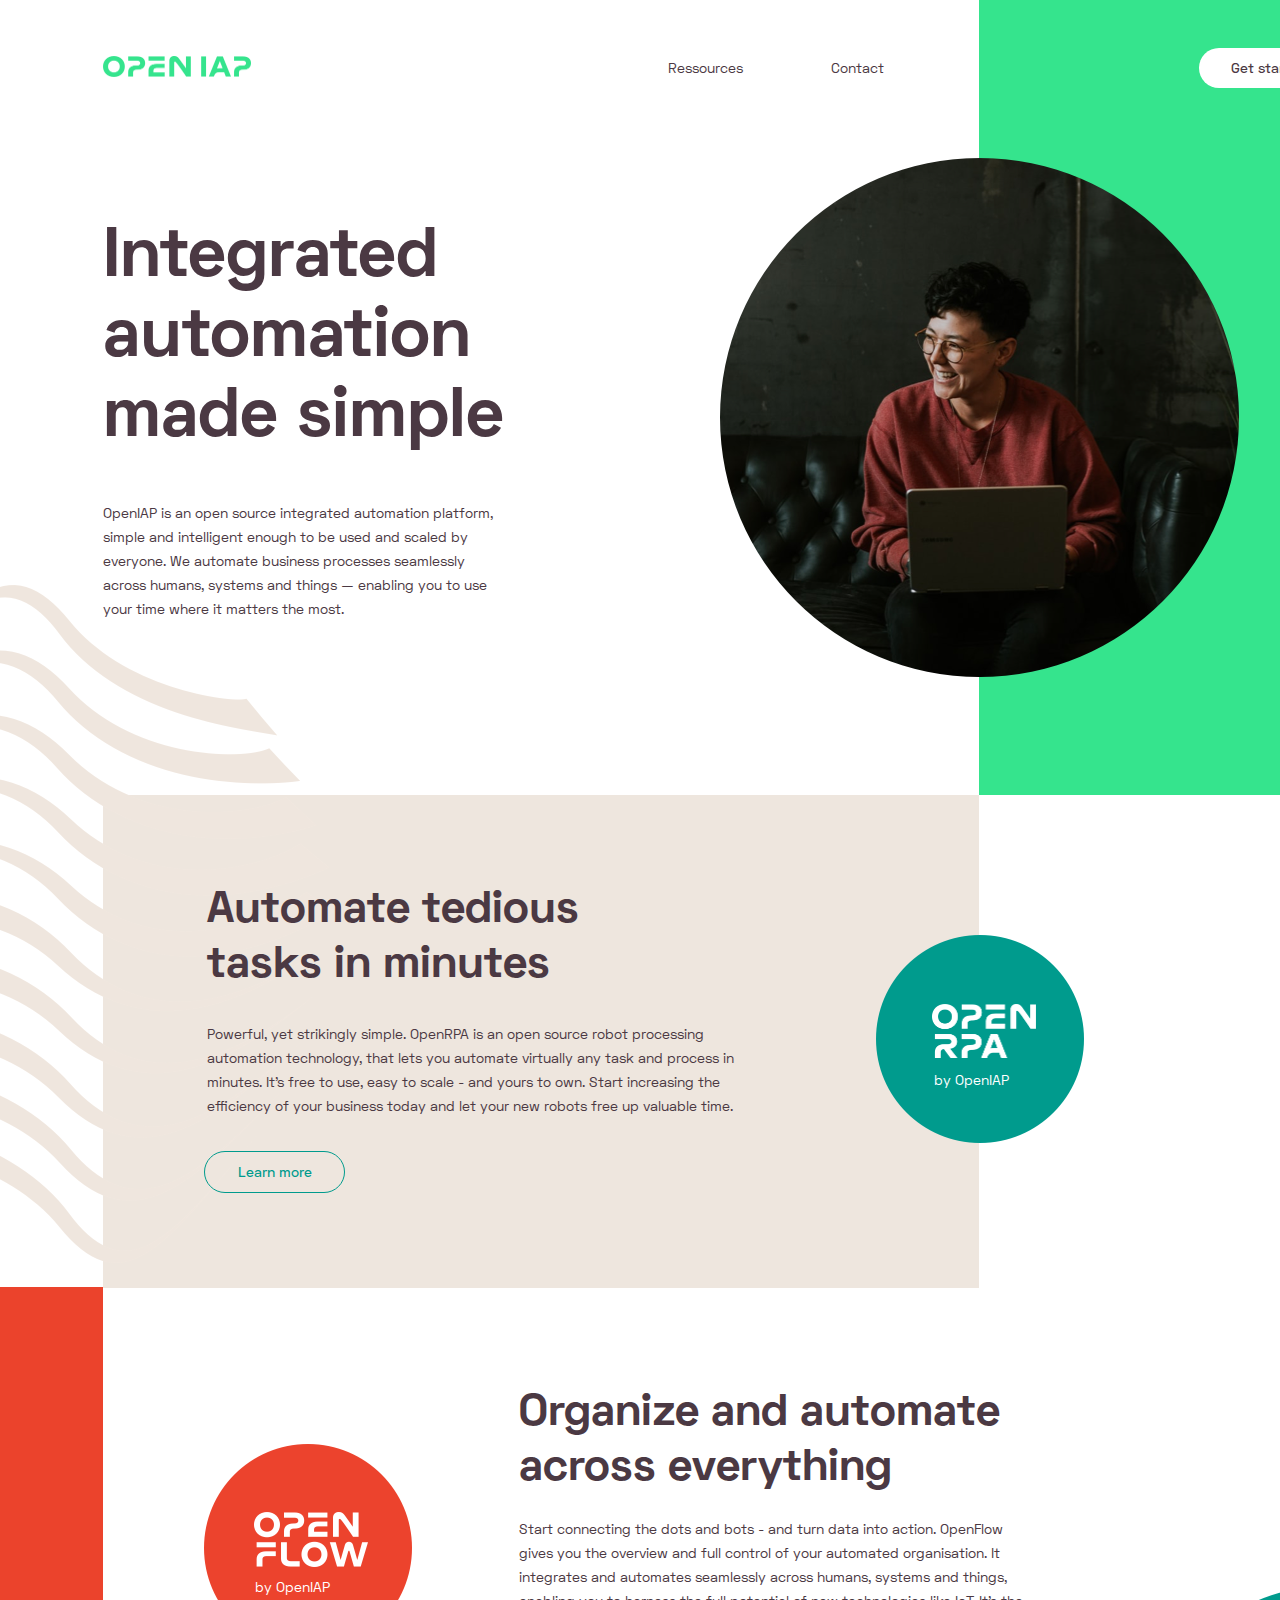
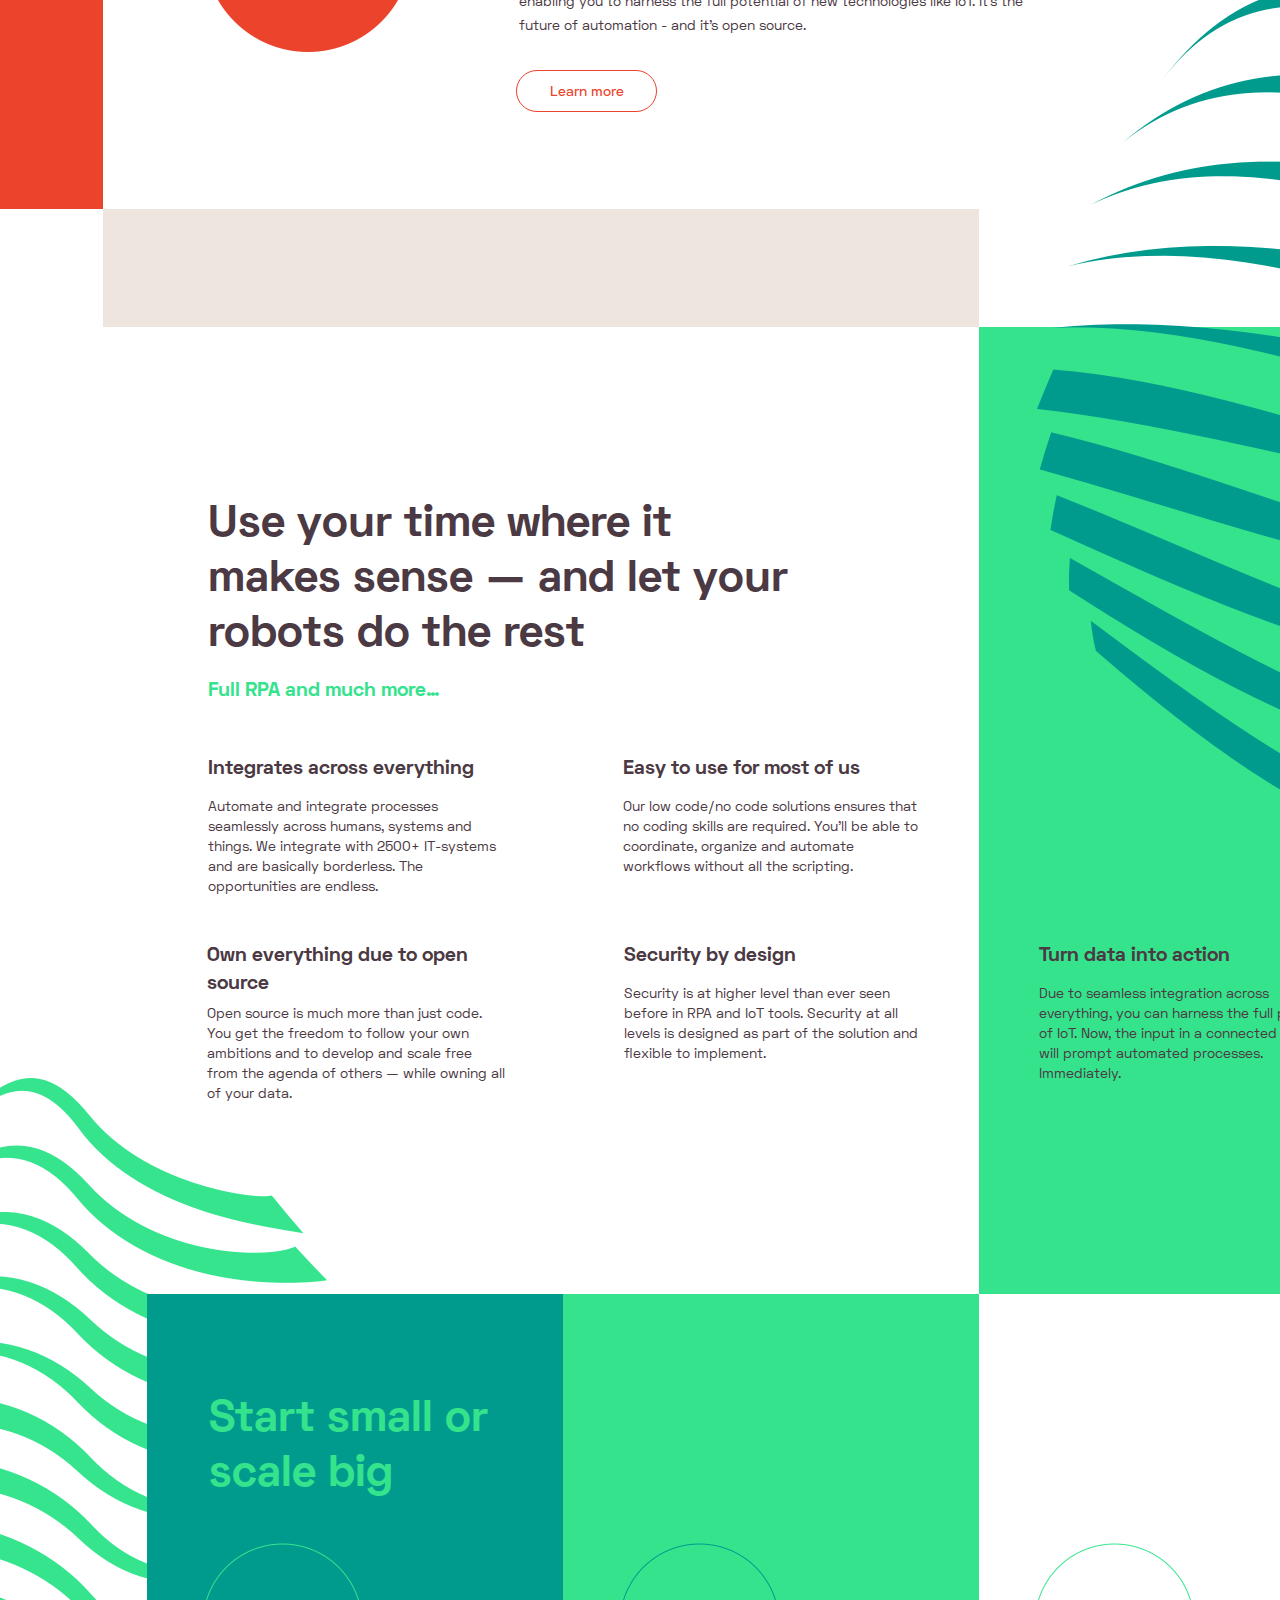
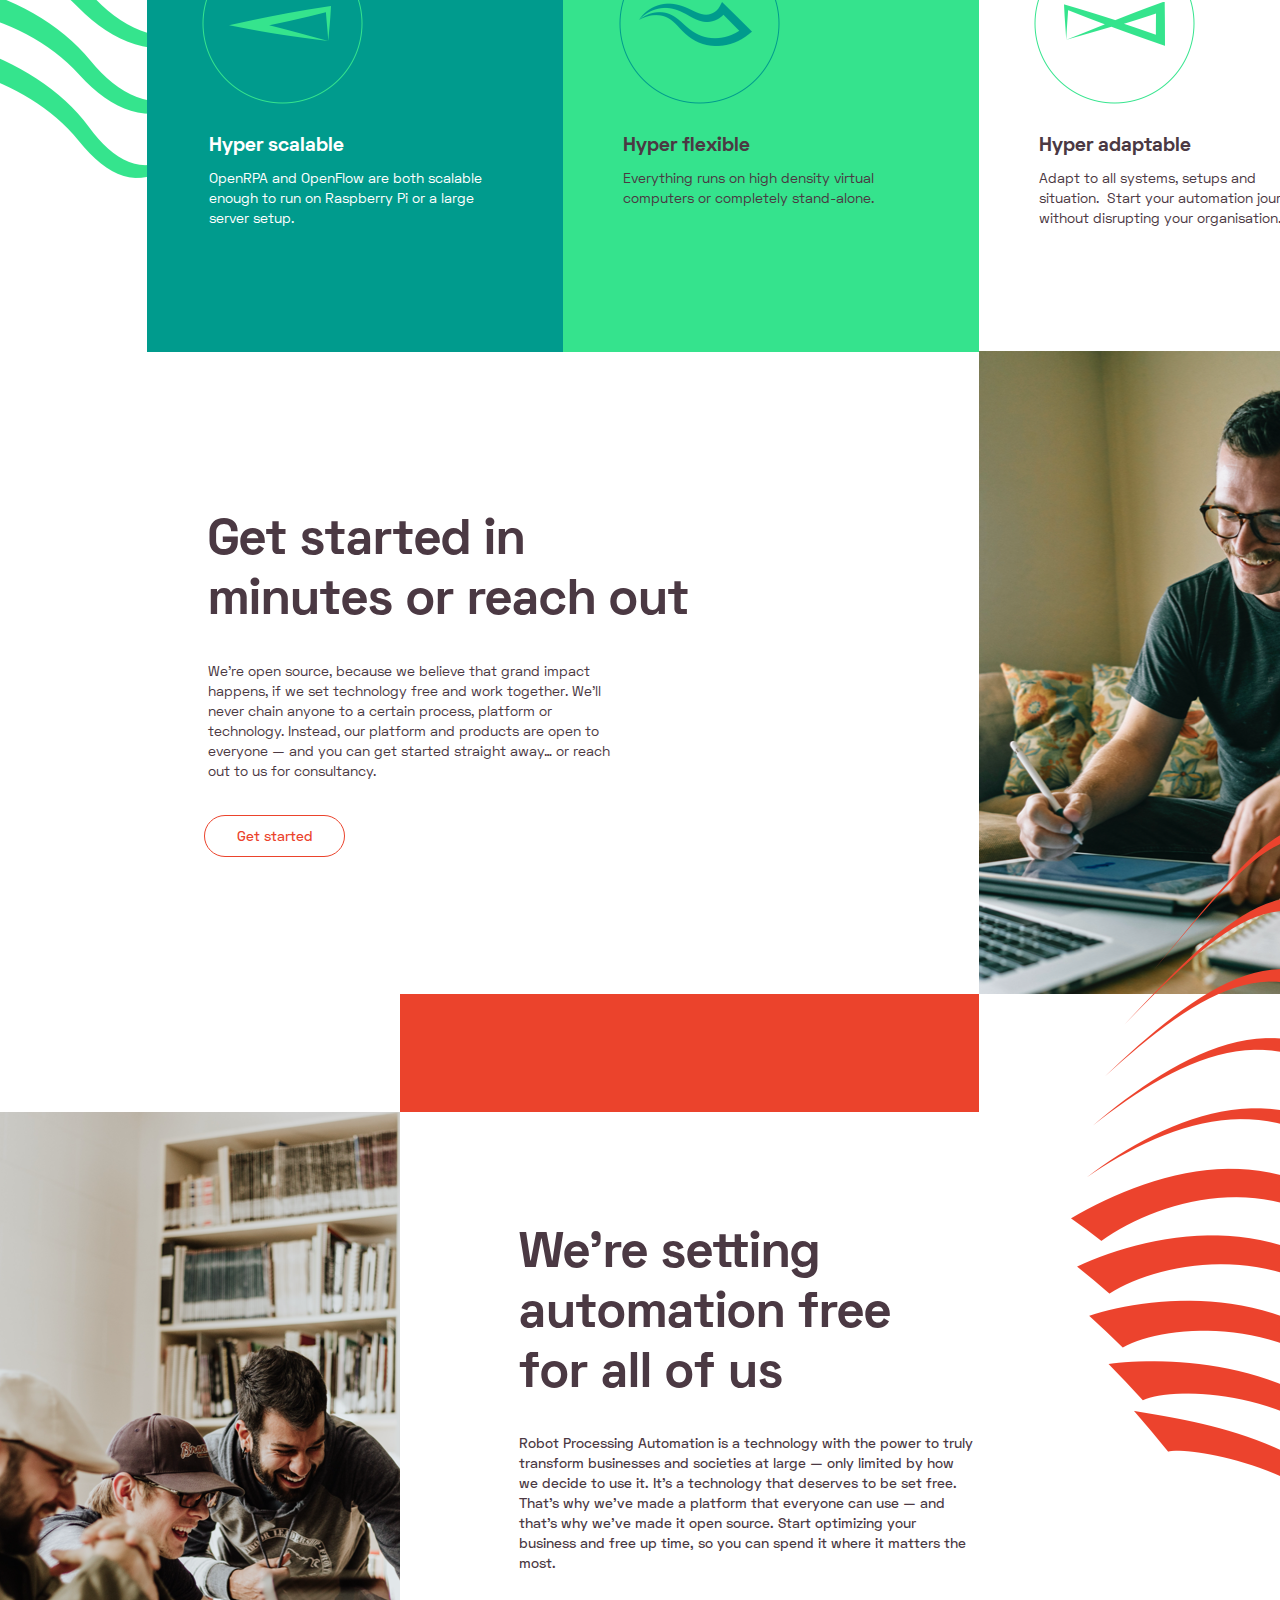
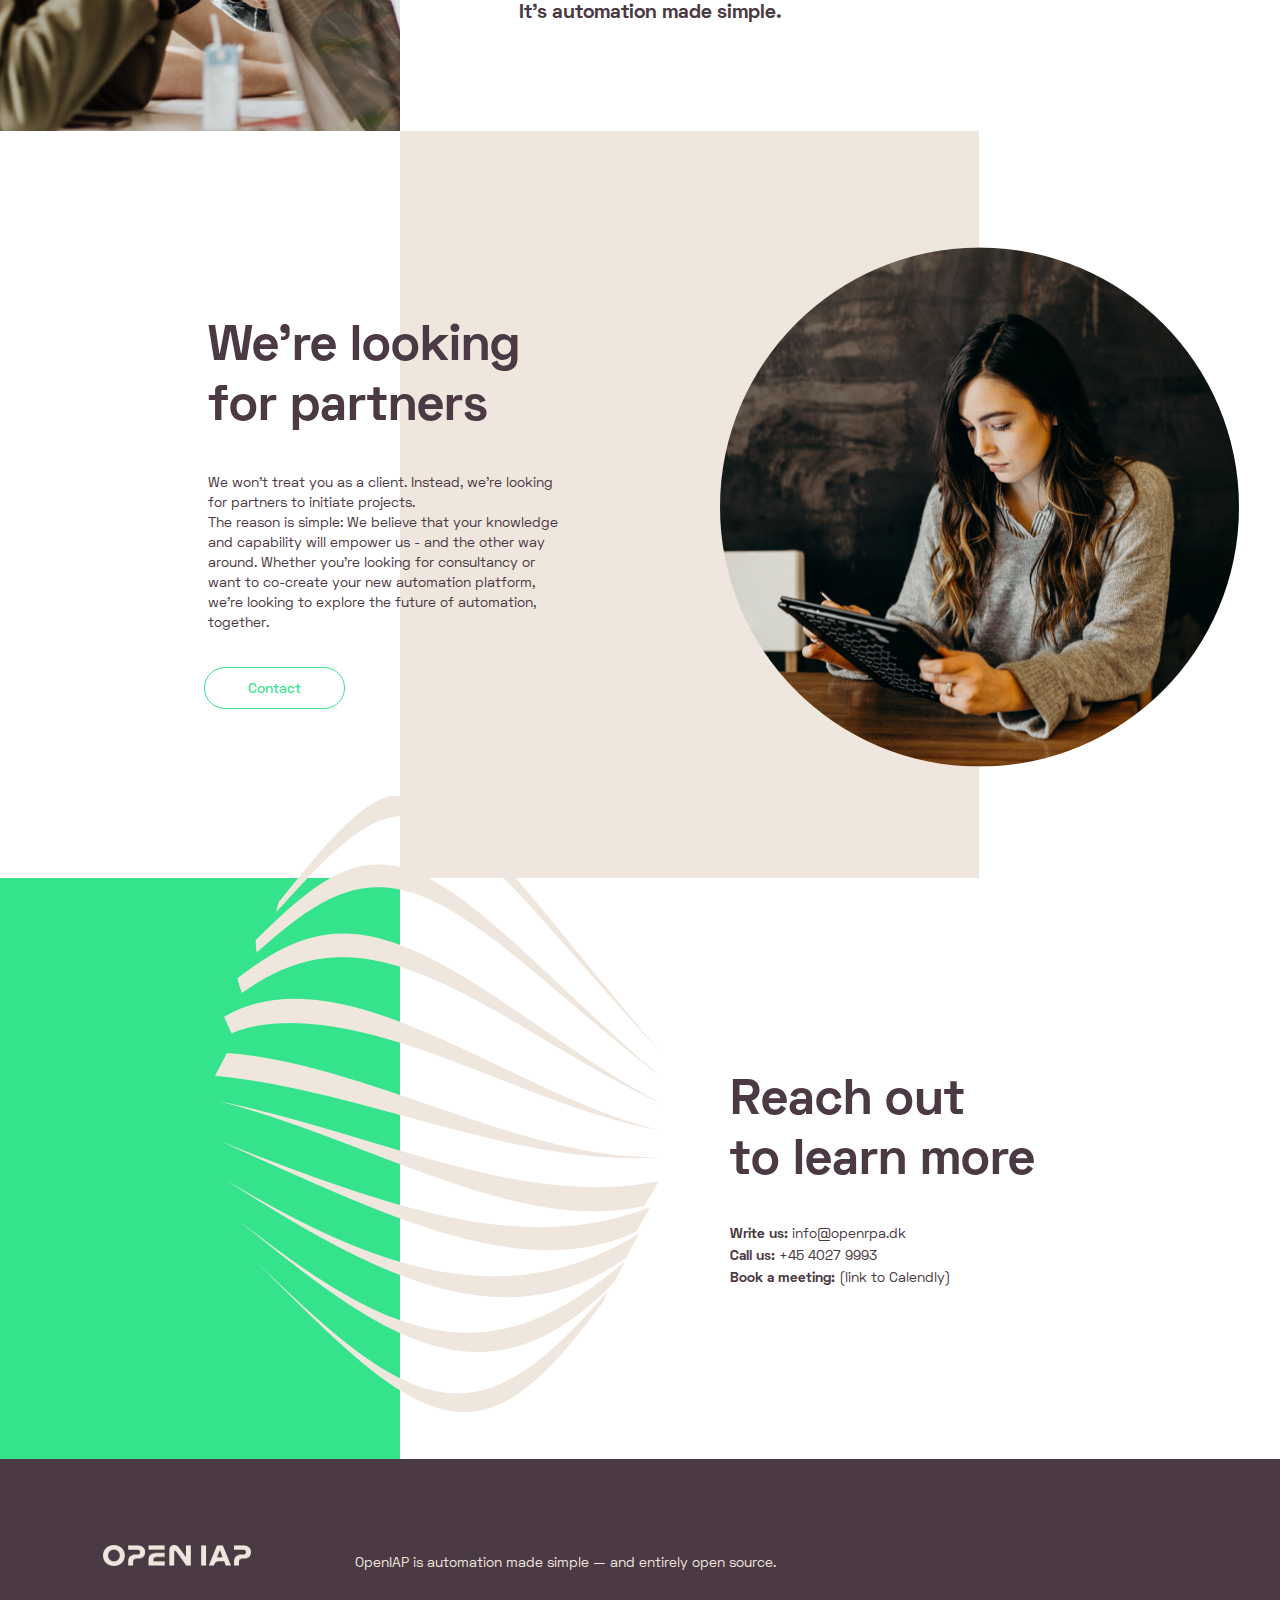
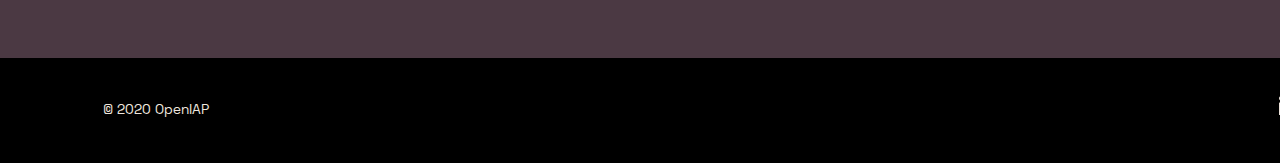
<file: hidden/index.html>
<!DOCTYPE html>
<html>
    <head>
        <link href="./img/favicon.png" rel="shortcut icon"/>
        <meta charset="utf-8"/>
        <meta content="width=1440, maximum-scale=1.0" name="viewport"/>
        <link href="./css/openiapDesktopHdCopy13.css" rel="stylesheet" type="text/css"/>
        <meta content="AnimaApp.com - Design to code, Automated." name="author"/>
    </head>
    <body style="margin: 0;
 background: rgba(255, 255, 255, 1.0);">
        <input id="anPageName" name="page" type="hidden" value="openiapdesktophdcopy13"/>
        <div class="openiapdesktophdcopy13 anima-word-break ">
            <div style="width: 1440px; height: 100%; position:relative; margin:auto;">
                <div class="graphiciap1copy2">
                    <div class="mask">
                    </div>
                    <div class="graphiciap11">
                        <img alt="Image" anima-src="./img/openiap---desktop-hd-copy-13-combined-shape.png" class="combinedshape" src="[data-uri]"/>
                    </div>
                </div>
                <img alt="Image" anima-src="./img/openiap---desktop-hd-copy-13-rectangle-copy-2.png" class="rectanglecopy2" src="[data-uri]"/>
                <div class="rectanglecopy">
                </div>
                <div class="rectanglecopy7">
                </div>
                <img alt="Image" anima-src="./img/openiap---desktop-hd-copy-13-rectangle-copy-10.png" class="rectanglecopy10" src="[data-uri]"/>
                <div class="rectanglecopy12">
                </div>
                <div class="rectanglecopy9">
                </div>
                <div class="rectanglecopy13">
                </div>
                <div class="graphiciap1">
                    <div class="mask">
                    </div>
                    <div class="graphiciap11">
                        <img alt="Image" anima-src="./img/openiap---desktop-hd-copy-13-combined-shape-1.png" class="combinedshape" src="[data-uri]"/>
                    </div>
                </div>
                <div class="automatetedioustas">
                    Automate tedious tasks in minutes
                </div>
                <div class="openiapisanopens">
                    OpenIAP is an open source integrated automation platform, simple and intelligent enough to be used and scaled by everyone. We automate business processes seamlessly across humans, systems and things — enabling you to use your time where it matters the most.
                </div>
                <div class="powerfulyetstriki">
                    Powerful, yet strikingly simple. OpenRPA is an open source robot processing automation technology, that lets you automate virtually any task and process in minutes. It’s free to use, easy to scale - and yours to own. Start increasing the efficiency of your business today and let your new robots free up valuable time.
                </div>
                <div class="getstarted">
                    <div class="group1">
                        <div class="rectangle1">
                        </div>
                        <div class="getstarted2">
                            Get started
                        </div>
                    </div>
                </div>
                <div class="learnmore">
                    <div class="learnmoreorange">
                        <div class="group1">
                            <div class="rectangle1">
                            </div>
                            <div class="learnmore1">
                                Learn more
                            </div>
                        </div>
                    </div>
                </div>
                <div class="learnmorecopy">
                    <div class="learnmoreorange">
                        <div class="group1">
                            <div class="rectangle1">
                            </div>
                            <div class="learnmore1">
                                Learn more
                            </div>
                        </div>
                    </div>
                </div>
                <div class="integratedautomatio">
                    Integrated automation made simple
                </div>
                <div class="rectanglecopy5">
                </div>
                <div class="rectanglecopy6">
                </div>
                <div class="weu2019relookingforpa">
                    We’re looking for partners
                </div>
                <div class="a2512020openiap">
                    © 2020 OpenIAP
                </div>
                <img alt="Image" anima-src="./img/openiap---desktop-hd-copy-13-stroke-5@2x.png" class="stroke5" src="[data-uri]"/>
                <div class="group3">
                    <img alt="Image" anima-src="./img/openiap---desktop-hd-copy-13-fill-1@2x.png" class="fill13" src="[data-uri]"/>
                </div>
                <div class="contact">
                    Contact
                </div>
                <div class="ressources">
                    Ressources
                </div>
                <div class="wewonu2019ttreatyoua">
                    We won’t treat you as a client. Instead, we’re looking for partners to initiate projects. <br />The reason is simple: We believe that your knowledge and capability will empower us - and the other way around. Whether you’re looking for consultancy or want to co-create your new automation platform, we’re looking to explore the future of automation, together.
                </div>
                <div class="getstartedcopy">
                    <div class="group1">
                        <div class="rectangle1">
                        </div>
                        <div class="contact1">
                            Contact
                        </div>
                    </div>
                </div>
                <div class="photo15432696647eef42226a21copy">
                    <div class="mask">
                    </div>
                    <img alt="Image" anima-src="./img/openiap---desktop-hd-copy-13-priscilla-du-preez-xkkcui44im0-unsplash.png" class="priscilladupreezxkkcui44im0unsplash" src="[data-uri]"/>
                </div>
                <div class="organizeandautomat">
                    Organize and automate across everything
                </div>
                <div class="startconnectingthe">
                    Start connecting the dots and bots - and turn data into action. OpenFlow gives you the overview and full control of your automated organisation. It integrates and automates seamlessly across humans, systems and things, enabling you to harness the full potential of new technologies like IoT. It’s the future of automation - and it’s open source.
                </div>
                <img alt="Image" anima-src="./img/openiap---desktop-hd-copy-13-oval@2x.png" class="oval" src="[data-uri]"/>
                <img alt="Image" anima-src="./img/openiap---desktop-hd-copy-13-oval-copy@2x.png" class="ovalcopy" src="[data-uri]"/>
                <div class="openrpalogoblue">
                    <div class="background">
                    </div>
                    <div class="group2">
                        <div class="byopeniap">
                            by OpenIAP
                        </div>
                    </div>
                    <div class="group15">
                        <img alt="Image" anima-src="./img/openiap---desktop-hd-copy-13-combined-shape-2@2x.png" class="combinedshape" src="[data-uri]"/>
                    </div>
                </div>
                <div class="automateandintegra">
                    Automate and integrate processes seamlessly across humans, systems and things. We integrate with 2500+ IT-systems and are basically borderless. The opportunities are endless.
                </div>
                <div class="ourlowcodenocode">
                    Our low code/no code solutions ensures that no coding skills are required. You’ll be able to coordinate, organize and automate workflows without all the scripting.
                </div>
                <div class="duetoseamlessinte">
                    Due to seamless integration across everything, you can harness the full potential of IoT. Now, the input in a connected device will prompt automated processes. Immediately.
                </div>
                <div class="opensourceismuch">
                    Open source is much more than just code. You get the freedom to follow your own ambitions and to develop and scale free from the agenda of others — while owning all of your data.
                </div>
                <div class="securityisathighe">
                    Security is at higher level than ever seen before in RPA and IoT tools. Security at all levels is designed as part of the solution and flexible to implement.
                </div>
                <div class="integratesacrossev">
                    Integrates across everything
                </div>
                <div class="owneverythingduet">
                    Own everything due to open source
                </div>
                <div class="easytouseformost">
                    Easy to use for most of us
                </div>
                <div class="securitybydesign">
                    Security by design
                </div>
                <div class="turndataintoactiocopy">
                    Turn data into action
                </div>
                <div class="fullrpaandmuchmo">
                    Full RPA and much more…
                </div>
                <div class="useyourtimewhere">
                    Use your time where it <br />makes sense — and let your robots do the rest
                </div>
                <div class="photo15432696647eef42226a21copy5">
                    <img alt="Image" anima-src="./img/openiap---desktop-hd-copy-13-photo-1543269664-7eef42226a21-copy-5.png" class="photo15432696647eef42226a21copy51" src="[data-uri]"/>
                </div>
                <div class="photo15432696647eef42226a21">
                    <img alt="Image" anima-src="./img/openiap---desktop-hd-copy-13-photo-1543269664-7eef42226a21.png" class="photo15432696647eef42226a211" src="[data-uri]"/>
                </div>
                <div class="group">
                    <div class="openflowlogoorange">
                        <div class="background">
                        </div>
                        <div class="group1">
                            <div class="byopeniapcopy">
                                by OpenIAP
                            </div>
                        </div>
                        <div class="group19">
                            <img alt="Image" anima-src="./img/openiap---desktop-hd-copy-13-combined-shape-3@2x.png" class="combinedshape" src="[data-uri]"/>
                        </div>
                    </div>
                </div>
                <div class="rectanglecopy4">
                </div>
                <div class="convertkit0yjwemtlih8unsplash">
                    <div class="mask">
                    </div>
                    <img alt="Image" anima-src="./img/openiap---desktop-hd-copy-13-convertkit-0yjwemtlih8-unsplash.png" class="convertkit0yjwemtlih8unsplash1" src="[data-uri]"/>
                </div>
                <div class="getstartedinminut">
                    Get started in minutes or reach out
                </div>
                <div class="weu2019reopensourceb">
                    We’re open source, because we believe that grand impact happens, if we set technology free and work together. We’ll never chain anyone to a certain process, platform or technology. Instead, our platform and products are open to everyone — and you can get started straight away… or reach out to us for consultancy.
                </div>
                <div class="getstarted1">
                    <div class="group1">
                        <div class="rectangle1">
                        </div>
                        <div class="getstarted2">
                            Get started
                        </div>
                    </div>
                </div>
                <div class="graphiciap1copy">
                    <div class="mask">
                    </div>
                    <div class="graphiciap11">
                        <img alt="Image" anima-src="./img/openiap---desktop-hd-copy-13-combined-shape-4.png" class="combinedshape" src="[data-uri]"/>
                    </div>
                </div>
                <div class="reachouttolearnm">
                    Reach out <br />to learn more
                </div>
                <div class="writeusinfoopenr">
                    <span class="span1">Write us:</span><span class="span2"> info@openrpa.dk<br /></span><span class="span3">Call us:</span><span class="span4"> +45 4027 9993<br /></span><span class="span5">Book a meeting:</span><span class="span6"> (link to Calendly)</span>
                </div>
                <div class="weu2019resettingautoma">
                    We’re setting automation free <br />for all of us<br />
                </div>
                <div class="robotprocessingaut">
                    Robot Processing Automation is a technology with the power to truly transform businesses and societies at large — only limited by how we decide to use it. It’s a technology that deserves to be set free. That’s why we’ve made a platform that everyone can use — and that’s why we’ve made it open source. Start optimizing your business and free up time, so you can spend it where it matters the most.
                </div>
                <div class="itu2019sautomationmade">
                    It’s automation made simple.
                </div>
                <div class="group21">
                    <img alt="Image" anima-src="./img/openiap---desktop-hd-copy-13-combined-shape-5.png" class="combinedshape" src="[data-uri]"/>
                </div>
                <div class="logoblack">
                    <div class="background">
                    </div>
                    <div class="group15">
                        <img alt="Image" anima-src="./img/openiap---desktop-hd-copy-13-combined-shape-6@2x.png" class="combinedshape" src="[data-uri]"/>
                    </div>
                </div>
                <div class="openiapisautomatio">
                    OpenIAP is automation made simple — and entirely open source.
                </div>
                <div class="logoblack1">
                    <div class="background">
                    </div>
                    <div class="group15">
                        <img alt="Image" anima-src="./img/openiap---desktop-hd-copy-13-combined-shape-7@2x.png" class="combinedshape" src="[data-uri]"/>
                    </div>
                </div>
                <div class="rectanglecopy8">
                </div>
                <div class="rectanglecopy11">
                </div>
                <div class="startsmallorscale">
                    Start small or <br />scale big
                </div>
                <div class="openrpaandopenflow">
                    OpenRPA and OpenFlow are both scalable enough to run on Raspberry Pi or a large server setup.
                </div>
                <div class="everythingrunsonh">
                    Everything runs on high density virtual computers or completely stand-alone.
                </div>
                <div class="adapttoallsystems">
                    Adapt to all systems, setups and situation.  Start your automation journey without disrupting your organisation.
                </div>
                <div class="hyperscalable">
                    Hyper scalable<br />
                </div>
                <div class="hyperflexible">
                    Hyper flexible<br />
                </div>
                <div class="hyperadaptable">
                    Hyper adaptable<br />
                </div>
                <img alt="Image" anima-src="./img/SLNV-openiap---desktop-hd-copy-13-oval-1@2x.png" class="oval1" src="[data-uri]"/>
                <img alt="Image" anima-src="./img/openiap---desktop-hd-copy-13-oval-copy-2@2x.png" class="ovalcopy2" src="[data-uri]"/>
                <img alt="Image" anima-src="./img/SLNV-openiap---desktop-hd-copy-13-oval-1@2x.png" class="ovalcopy3" src="[data-uri]"/>
                <img alt="Image" anima-src="./img/openiap---desktop-hd-copy-13-fill-1-1@2x.png" class="fill1" src="[data-uri]"/>
                <img alt="Image" anima-src="./img/openiap---desktop-hd-copy-13-fill-1-2@2x.png" class="fill11" src="[data-uri]"/>
                <img alt="Image" anima-src="./img/openiap---desktop-hd-copy-13-fill-1-3@2x.png" class="fill12" src="[data-uri]"/>
                <div class="rectangle">
                </div>
                <div class="group211">
                    <div class="mask">
                    </div>
                    <div class="group212">
                        <img alt="Image" anima-src="./img/openiap---desktop-hd-copy-13-combined-shape-8.png" class="combinedshape" src="[data-uri]"/>
                    </div>
                </div>
            </div>
        </div>
        <!-- Scripts -->
        <script>
            anima_isHidden = function(e) {
                if (!(e instanceof HTMLElement)) return !1;
                if (getComputedStyle(e).display == "none") return !0; else if (e.parentNode && anima_isHidden(e.parentNode)) return !0;
                return !1;
            };
            anima_loadAsyncSrcForTag = function(tag) {
                var elements = document.getElementsByTagName(tag);
                var toLoad = [];
                for (var i = 0; i < elements.length; i++) {
                    var e = elements[i];
                    var src = e.getAttribute("src");
                    var loaded = (src != undefined && src.length > 0 && src != '[data-uri]');
                    if (loaded) continue;
                    var asyncSrc = e.getAttribute("anima-src");
                    if (asyncSrc == undefined || asyncSrc.length == 0) continue;
                    if (anima_isHidden(e)) continue;
                    toLoad.push(e);
                }
                toLoad.sort(function(a, b) {
                    return anima_getTop(a) - anima_getTop(b);
                });
                for (var i = 0; i < toLoad.length; i++) {
                    var e = toLoad[i];
                    var asyncSrc = e.getAttribute("anima-src");
                    e.setAttribute("src", asyncSrc);
                }
            };
            anima_pauseHiddenVideos = function(tag) {
                var elements = document.getElementsByTagName("video");
                for (var i = 0; i < elements.length; i++) {
                    var e = elements[i];
                    var isPlaying = !!(e.currentTime > 0 && !e.paused && !e.ended && e.readyState > 2);
                    var isHidden = anima_isHidden(e);
                    if (!isPlaying && !isHidden && e.getAttribute("autoplay") == "autoplay") {
                        e.play();
                    } else if (isPlaying && isHidden) {
                        e.pause();
                    }
                }
            };
            anima_loadAsyncSrc = function(tag) {
                anima_loadAsyncSrcForTag("img");
                anima_loadAsyncSrcForTag("iframe");
                anima_loadAsyncSrcForTag("video");
                anima_pauseHiddenVideos();
            };
            var anima_getTop = function(e) {
                var top = 0;
                do {
                    top += e.offsetTop || 0;
                    e = e.offsetParent;
                } while (e);
                return top;
            };
            anima_loadAsyncSrc();
            anima_old_onResize = window.onresize;
            anima_new_onResize = undefined;
            anima_updateOnResize = function() {
                if (anima_new_onResize == undefined || window.onresize != anima_new_onResize) {
                    anima_new_onResize = function(x) {
                        if (anima_old_onResize != undefined) anima_old_onResize(x);
                        anima_loadAsyncSrc();
                    };
                    window.onresize = anima_new_onResize;
                    setTimeout(function() {
                        anima_updateOnResize();
                    }, 3000);
                }
            };
            anima_updateOnResize();
            setTimeout(function() {
                anima_loadAsyncSrc();
            }, 200);
        </script>
        <!-- End of Scripts -->
    </body>
</html>
</file>
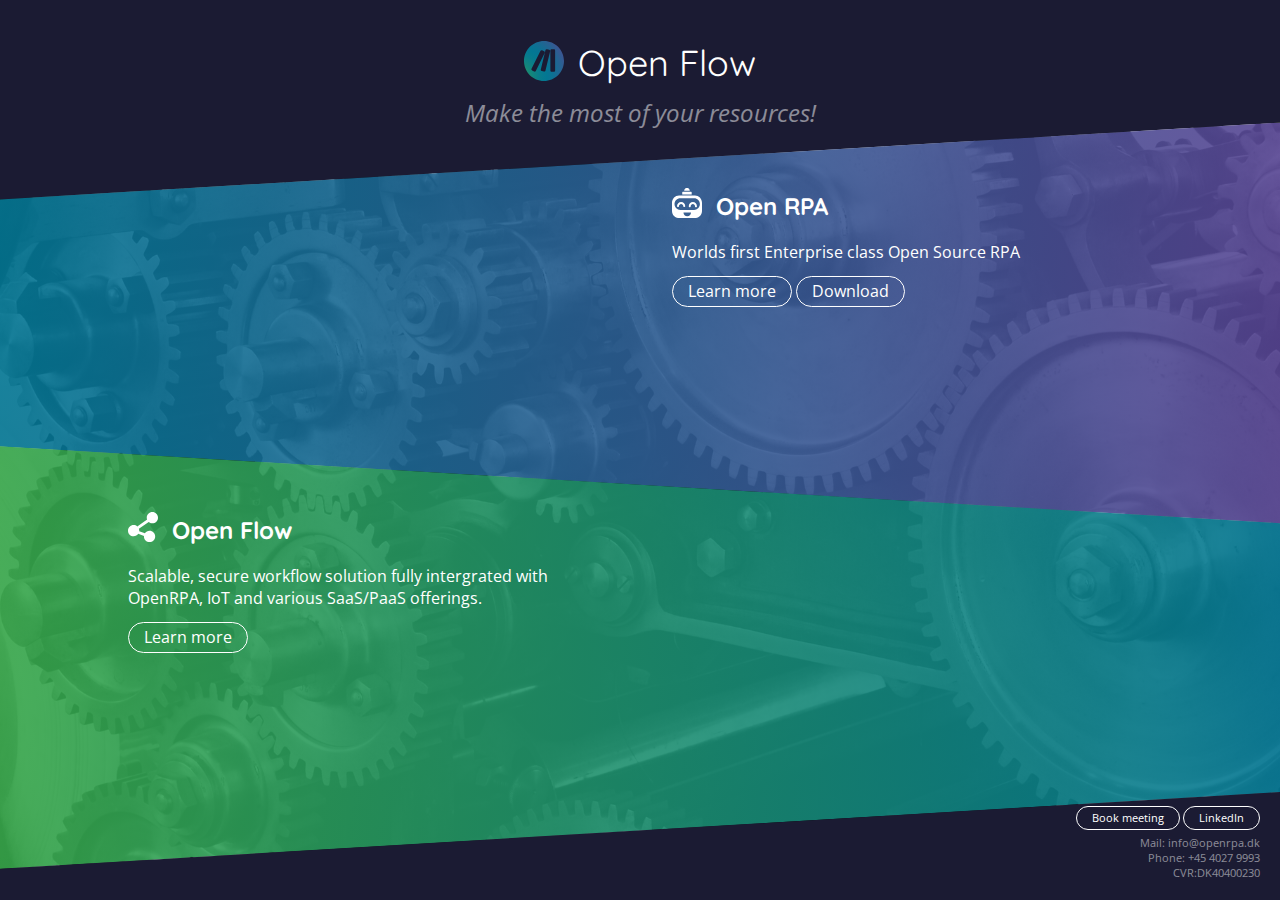
<file: old/index.html>
<!DOCTYPE html>
<html>

<head>
    <meta charset="UTF-8">
    <meta name="viewport" content="width = device-width, initial-scale = 1.0">
    <link rel="stylesheet" type="text/css" href="style.css">
    <link href="https://fonts.googleapis.com/css?family=Open+Sans:400,700,300i|Quicksand" rel="stylesheet">
    <link rel="shortcut icon" href="favicon.ico" />
    <title> OpenRPA and OpenFlow </title>
</head>

<body>
    <div class="page">
        <header>
            <div class="logo"><img src="images/open_flow_org.svg">
                <div class="name">Open Flow</div>
            </div>

            <div class="payoff">Make the most of your resources!</div>
        </header>
        <main>
            <div class="product1">
                <div class="description">
                    <div class="product_logo"><img src="images/white/open_rpa.svg"></div>
                    <h2 class="product_name">Open RPA</h2>
                    <p>Worlds first Enterprise class Open Source RPA</p>
                    <a href="https://github.com/open-rpa/openrpa" class="button">Learn more</a>
                    <a href="https://github.com/open-rpa/openrpa/releases/latest/download/OpenRPA.msi"
                        class="button">Download</a>
                </div>
            </div>
            <div class="product2">
                <div class="description">
                    <div class="product_logo"><img src="images/white/open_flow.svg"></div>
                    <h2 class="product_name">Open Flow</h2>
                    <p>Scalable, secure workflow solution fully intergrated with OpenRPA, IoT and various SaaS/PaaS
                        offerings.</p>
                    <a href="https://github.com/open-rpa/openflow" class="button">Learn more</a>
                </div>
            </div>
        </main>
        <footer>
            <div class="company-info">
                <!-- <h4>Open flow</h4> -->
                <a href="https://calendly.com/openrpa/60min" class="button">Book meeting</a>
                <a href="https://www.linkedin.com/in/skadefro/" class="button">LinkedIn</a><br>
                Mail: info@openrpa.dk <br>
                Phone: +45 4027 9993<br>
                CVR:DK40400230

            </div>
        </footer>
    </div>

    <!-- Global site tag (gtag.js) - Google Analytics -->
    <script async src="https://www.googletagmanager.com/gtag/js?id=UA-139588965-1"></script>
    <script>
        window.dataLayer = window.dataLayer || [];
        function gtag() { dataLayer.push(arguments); }
        gtag('js', new Date());

        gtag('config', 'UA-139588965-1');
    </script>

    <!-- Global site tag (gtag.js) - Google Ads: 738019244 -->
    <script async src="https://www.googletagmanager.com/gtag/js?id=AW-738019244"></script>
    <script>
        window.dataLayer = window.dataLayer || [];
        function gtag() { dataLayer.push(arguments); }
        gtag('js', new Date());
        gtag('config', 'AW-738019244');
        gtag('event', 'conversion', { 'send_to': 'AW-738019244/Cnf-CNn5_aEBEKyP9d8C' });
    </script>
    <!-- Note: plugin scripts must be included after the tracking snippet. -->
    <script src="https://ipmeta.io/plugin.js"></script>

    <script>
        provideGtagPlugin({
            apiKey: '3a38e36e1e016c55f5503809a7b783d015fb019ec0f50a401cad67d3ca578644b8d04862f5dd8134',
            serviceProvider: 'dimension1',
            networkDomain: 'dimension2',
            networkType: 'dimension3',
        });
    </script>
    <script type="text/javascript">
        _linkedin_partner_id = "1147386";
        window._linkedin_data_partner_ids = window._linkedin_data_partner_ids || [];
        window._linkedin_data_partner_ids.push(_linkedin_partner_id);
    </script>
    <script type="text/javascript">
        (function () {
            var s = document.getElementsByTagName("script")[0];
            var b = document.createElement("script");
            b.type = "text/javascript"; b.async = true;
            b.src = "https://snap.licdn.com/li.lms-analytics/insight.min.js";
            s.parentNode.insertBefore(b, s);
        })();
    </script>
    <noscript>
        <img height="1" width="1" style="display:none;" alt=""
            src="https://dc.ads.linkedin.com/collect/?pid=1147386&fmt=gif" />
    </noscript>
</body>

</html>
</file>
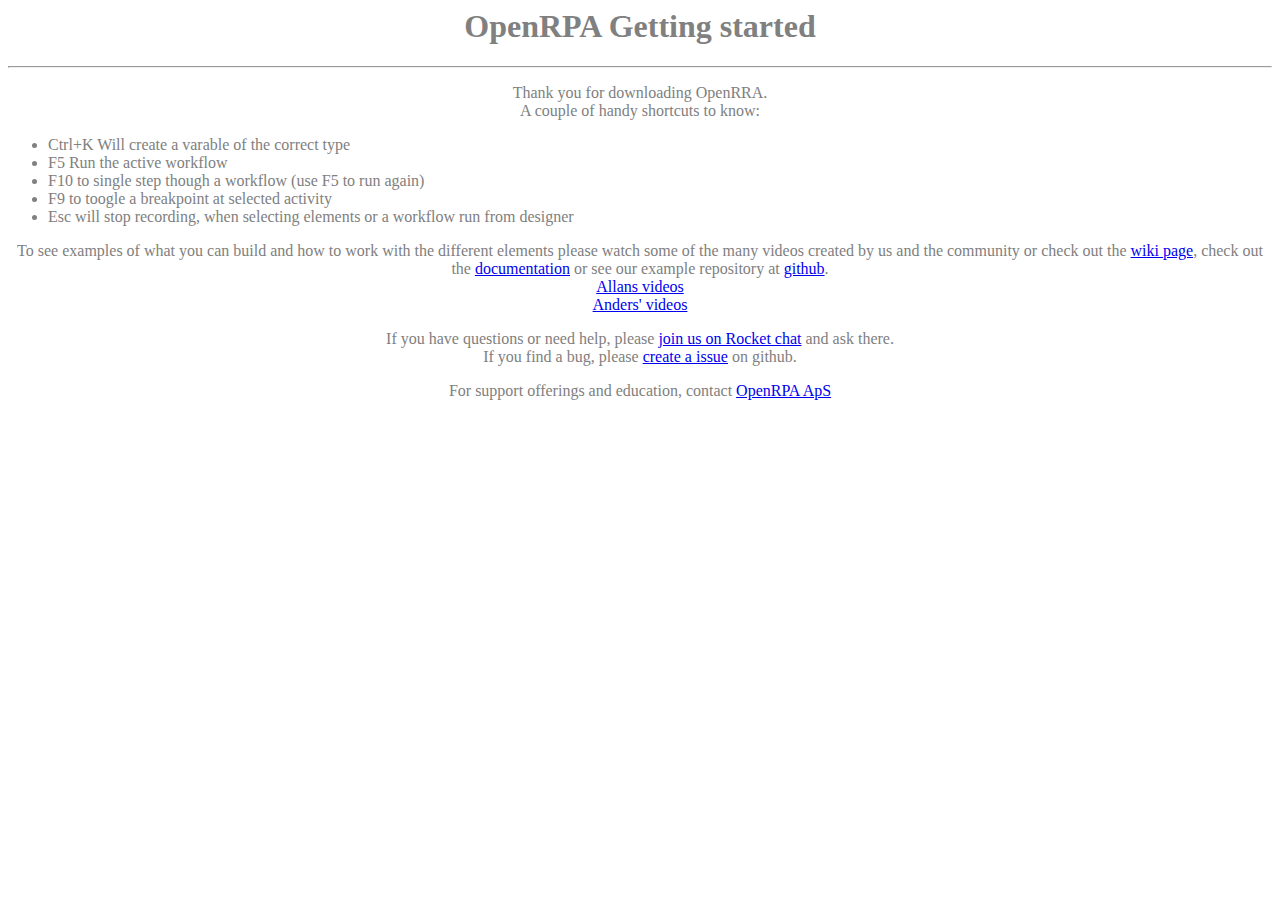
<file: gettingstarted.html>
<html>

<head>
  <title>Getting started</title>
</head>

<body>
  <style>
    body {
      color: #808080;
    }

    .center {
      text-align: center;
    }

    .product_logo {
      width: 30px;
    }
  </style>
  <h1 class="center">OpenRPA Getting started</h1>
  <hr>
  <p class="center">
    Thank you for downloading OpenRRA.<br />
    A couple of handy shortcuts to know: <br />
  </p>
  <ul>
    <li>Ctrl+K Will create a varable of the correct type</li>
    <li>F5 Run the active workflow</li>
    <li>F10 to single step though a workflow (use F5 to run again)</li>
    <li>F9 to toogle a breakpoint at selected activity</li>
    <li>Esc will stop recording, when selecting elements or a workflow run from designer</li>
  </ul>
  <p class="center">
    To see examples of what you can build and how to work with the different elements please watch some of the many
    videos created by us and the community or check out the <a target="_blank"
      href="https://github.com/open-rpa/openrpa/wiki">wiki
      page</a>, check out the <a href="https://docs.openiap.io/" target="_blank">documentation</a> or see our example
    repository at <a href="https://github.com/open-rpa/examples-files" target="_blank">github</a>.<br />
    <a href="https://www.youtube.com/channel/UCbuiWJYuKSYMDeDNvzEAkjA" target="_blank">Allans videos</a><br />
    <a href="https://www.youtube.com/playlist?list=PLXXz88_TPiHqvKY1aGsfKL8JImbHjLfMi" target="_blank">Anders'
      videos</a><br />
  </p>
  <p class="center">
    If you have questions or need help, please <a href="https://rocket.openiap.io/">join
      us on Rocket chat</a> and ask there.<br />
    If you find a bug, please <a href="https://github.com/open-rpa/openrpa/issues" target="_blank">create a issue</a> on
    github.<br>
  </p>
  <p class="center">
    For support offerings and education, contact <a href="https://openrpa.dk/" target="_blank">OpenRPA ApS</a>
  </p>

  </p>
</body>

</html>
</file>
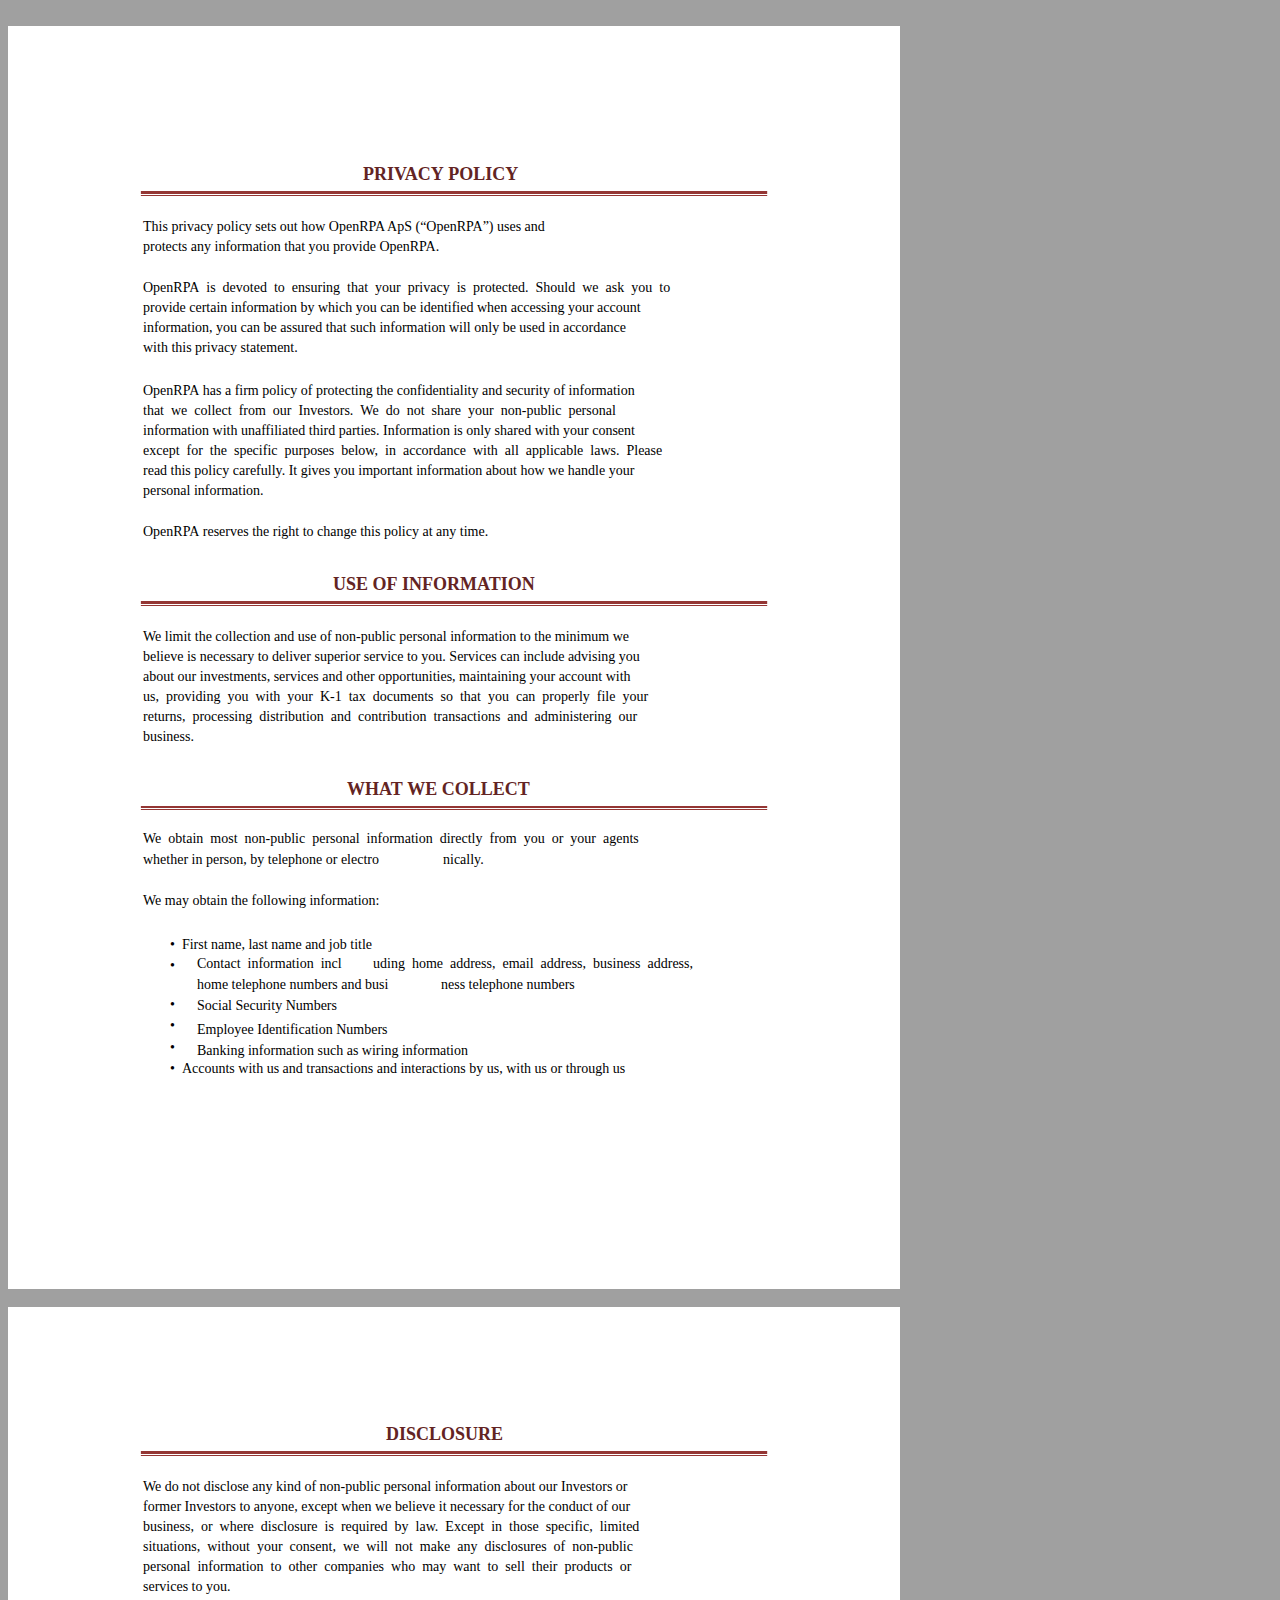
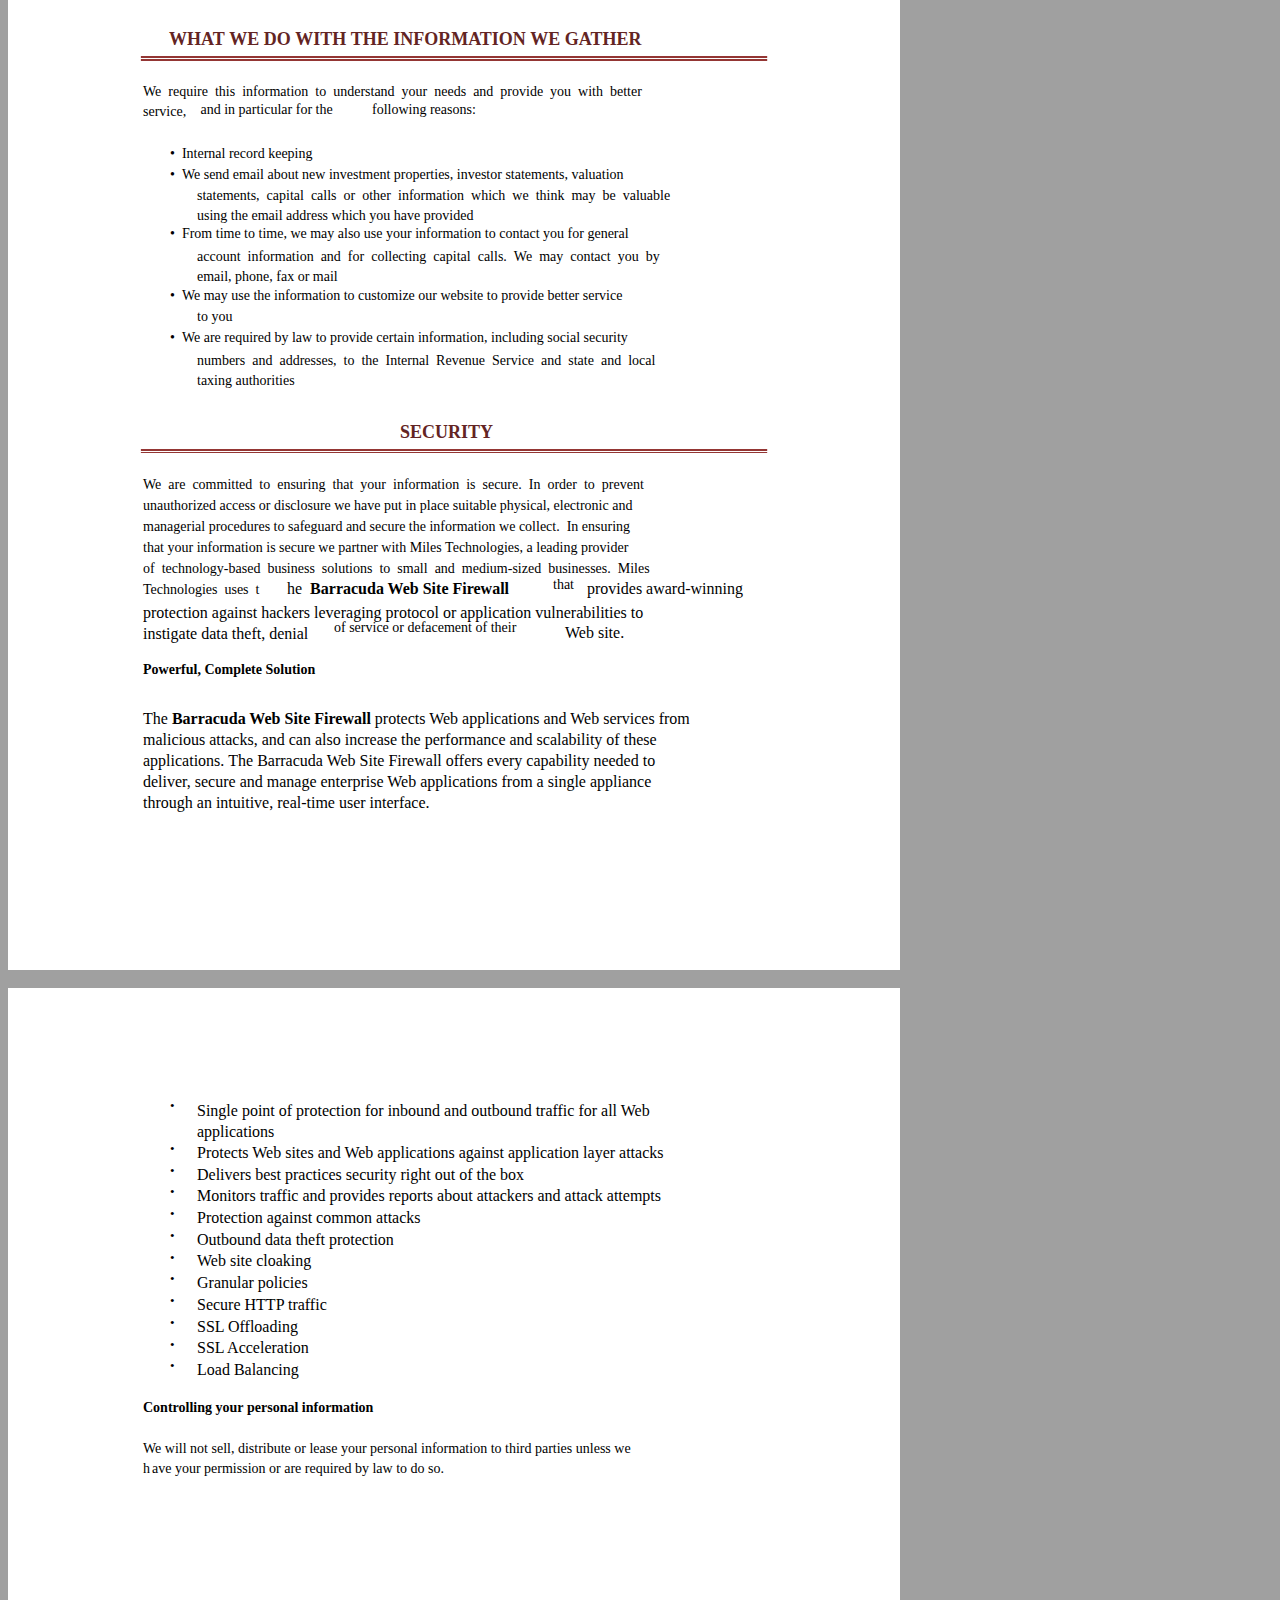
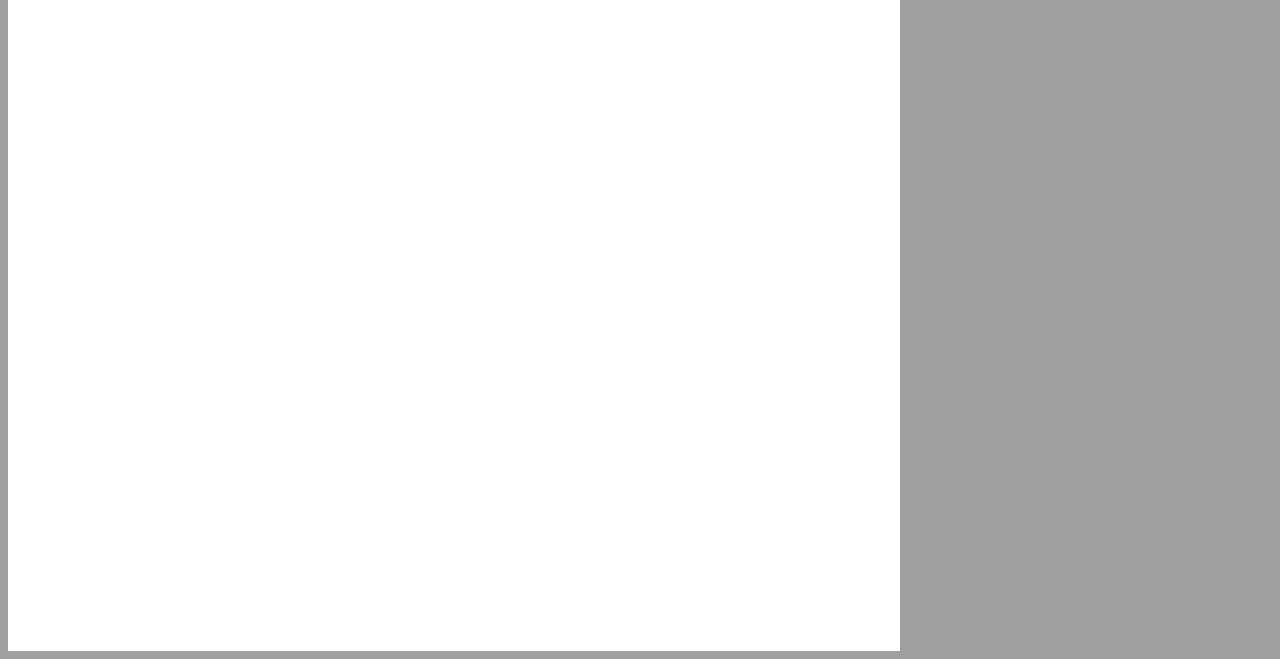
<file: privacy.html>
<!DOCTYPE html>
<html xmlns="http://www.w3.org/1999/xhtml" lang="" xml:lang="">
<head>
<title></title>

<meta http-equiv="Content-Type" content="text/html; charset=UTF-8"/>
 <br/>
<style type="text/css">
<!--
	p {margin: 0; padding: 0;}	.ft10{font-size:18px;font-family:Times;color:#632423;}
	.ft11{font-size:14px;font-family:Times;color:#000000;}
	.ft12{font-size:18px;font-family:Times;color:#632423;}
	.ft13{font-size:14px;line-height:20px;font-family:Times;color:#000000;}
	.ft14{font-size:14px;line-height:21px;font-family:Times;color:#000000;}
-->
</style>
</head>
<body bgcolor="#A0A0A0" vlink="blue" link="blue">
<div id="page1-div" style="position:relative;width:892px;height:1263px;">
<img width="892" height="1263" src="target001.png" alt="background image"/>
<p style="position:absolute;top:138px;left:355px;white-space:nowrap" class="ft10"><b>PRIVACY POLICY </b></p>
<p style="position:absolute;top:191px;left:135px;white-space:nowrap" class="ft13">This privacy policy sets out how OpenRPA ApS (“OpenRPA”) uses and <br/>protects any information that you provide OpenRPA. </p>
<p style="position:absolute;top:252px;left:135px;white-space:nowrap" class="ft13">OpenRPA &#160;is &#160;devoted &#160;to &#160;ensuring &#160;that &#160;your &#160;privacy &#160;is &#160;protected. &#160;Should &#160;we &#160;ask &#160;you &#160;to <br/>provide certain information by which you can be identified when accessing your account <br/>information, you can be assured that such information will only be used in accordance <br/>with this privacy statement. </p>
<p style="position:absolute;top:355px;left:135px;white-space:nowrap" class="ft13">OpenRPA has a firm policy of protecting the confidentiality and security of information <br/>that &#160;we &#160;collect &#160;from &#160;our &#160;Investors. &#160;We &#160;do &#160;not &#160;share &#160;your &#160;non‐public &#160;personal <br/>information with unaffiliated third parties. Information is only shared with your consent <br/>except &#160;for &#160;the &#160;specific &#160;purposes &#160;below, &#160;in &#160;accordance &#160;with &#160;all &#160;applicable &#160;laws. &#160;Please <br/>read this policy carefully. It gives you important information about how we handle your <br/>personal information. </p>
<p style="position:absolute;top:498px;left:135px;white-space:nowrap" class="ft11">OpenRPA reserves the right to change this policy at any time.  </p>
<p style="position:absolute;top:548px;left:325px;white-space:nowrap" class="ft10"><b>USE OF INFORMATION </b></p>
<p style="position:absolute;top:601px;left:135px;white-space:nowrap" class="ft13">We limit the collection and use of non‐public personal information to the minimum we <br/>believe is necessary to deliver superior service to you. Services can include advising you <br/>about our investments, services and other opportunities, maintaining your account with <br/>us, &#160;providing &#160;you &#160;with &#160;your &#160;K‐1 &#160;tax &#160;documents &#160;so &#160;that &#160;you &#160;can &#160;properly &#160;file &#160;your <br/>returns, &#160;processing &#160;distribution &#160;and &#160;contribution &#160;transactions &#160;and &#160;administering &#160;our <br/>business. </p>
<p style="position:absolute;top:753px;left:339px;white-space:nowrap" class="ft10"><b>WHAT WE COLLECT</b> </p>
<p style="position:absolute;top:805px;left:135px;white-space:nowrap" class="ft11">We &#160;obtain &#160;most &#160;non‐public &#160;personal &#160;information &#160;directly &#160;from &#160;you &#160;or &#160;your &#160;agents </p>
<p style="position:absolute;top:826px;left:435px;white-space:nowrap" class="ft11">nically. </p>
<p style="position:absolute;top:826px;left:135px;white-space:nowrap" class="ft11">whether in person, by telephone or electro</p>
<p style="position:absolute;top:867px;left:135px;white-space:nowrap" class="ft11">We may obtain the following information: </p>
<p style="position:absolute;top:908px;left:162px;white-space:nowrap" class="ft14">•&#160;&#160;First name, last name and job title <br/>•&#160;</p>
<p style="position:absolute;top:930px;left:365px;white-space:nowrap" class="ft11">uding &#160;home &#160;address, &#160;email &#160;address, &#160;business &#160;address, </p>
<p style="position:absolute;top:951px;left:433px;white-space:nowrap" class="ft11">ness telephone numbers </p>
<p style="position:absolute;top:930px;left:189px;white-space:nowrap" class="ft11">Contact &#160;information &#160;incl</p>
<p style="position:absolute;top:971px;left:162px;white-space:nowrap" class="ft11">•&#160;</p>
<p style="position:absolute;top:951px;left:189px;white-space:nowrap" class="ft11">home telephone numbers and busi</p>
<p style="position:absolute;top:992px;left:162px;white-space:nowrap" class="ft11">•&#160;</p>
<p style="position:absolute;top:972px;left:189px;white-space:nowrap" class="ft11">Social Security Numbers </p>
<p style="position:absolute;top:1014px;left:162px;white-space:nowrap" class="ft11">•&#160;</p>
<p style="position:absolute;top:993px;left:189px;white-space:nowrap" class="ft14">Employee Identification Numbers <br/>Banking information such as wiring information </p>
<p style="position:absolute;top:1035px;left:162px;white-space:nowrap" class="ft11">•&#160;&#160;Accounts with us and transactions and interactions by us, with us or through us </p>
</div>
</body>
</html>
<!DOCTYPE html>
<html xmlns="http://www.w3.org/1999/xhtml" lang="" xml:lang="">
<head>
<title></title>

<meta http-equiv="Content-Type" content="text/html; charset=UTF-8"/>
 <br/>
<style type="text/css">
<!--
	p {margin: 0; padding: 0;}	.ft20{font-size:18px;font-family:Times;color:#632423;}
	.ft21{font-size:14px;font-family:Times;color:#000000;}
	.ft22{font-size:18px;font-family:Times;color:#632423;}
	.ft23{font-size:16px;font-family:Times;color:#000000;}
	.ft24{font-size:16px;font-family:Times;color:#000000;}
	.ft25{font-size:14px;font-family:Times;color:#000000;}
	.ft26{font-size:14px;line-height:20px;font-family:Times;color:#000000;}
	.ft27{font-size:14px;line-height:21px;font-family:Times;color:#000000;}
	.ft28{font-size:16px;line-height:21px;font-family:Times;color:#000000;}
-->
</style>
</head>
<body bgcolor="#A0A0A0" vlink="blue" link="blue">
<div id="page2-div" style="position:relative;width:892px;height:1263px;">
<img width="892" height="1263" src="target002.png" alt="background image"/>
<p style="position:absolute;top:117px;left:378px;white-space:nowrap" class="ft20"><b>DISCLOSURE </b></p>
<p style="position:absolute;top:170px;left:135px;white-space:nowrap" class="ft26">We do not disclose any kind of non‐public personal information about our Investors or <br/>former Investors to anyone, except when we believe it necessary for the conduct of our <br/>business, &#160;or &#160;where &#160;disclosure &#160;is &#160;required &#160;by &#160;law. &#160;Except &#160;in &#160;those &#160;specific, &#160;limited <br/>situations, &#160;without &#160;your &#160;consent, &#160;we &#160;will &#160;not &#160;make &#160;any &#160;disclosures &#160;of &#160;non‐public <br/>personal &#160;information &#160;to &#160;other &#160;companies &#160;who &#160;may &#160;want &#160;to &#160;sell &#160;their &#160;products &#160;or <br/>services to you.  </p>
<p style="position:absolute;top:322px;left:161px;white-space:nowrap" class="ft20"><b>WHAT WE DO WITH THE INFORMATION WE GATHER </b></p>
<p style="position:absolute;top:375px;left:135px;white-space:nowrap" class="ft26">We &#160;require &#160;this &#160;information &#160;to &#160;understand &#160;your &#160;needs &#160;and &#160;provide &#160;you &#160;with &#160;better <br/>service,</p>
<p style="position:absolute;top:395px;left:364px;white-space:nowrap" class="ft21">following reasons: </p>
<p style="position:absolute;top:395px;left:189px;white-space:nowrap" class="ft21"> and in particular for the </p>
<p style="position:absolute;top:436px;left:162px;white-space:nowrap" class="ft27">•&#160;&#160;Internal record keeping  <br/>•&#160;&#160;We send email about new investment properties, investor statements, valuation </p>
<p style="position:absolute;top:479px;left:189px;white-space:nowrap" class="ft26">statements, &#160;capital &#160;calls &#160;or &#160;other &#160;information &#160;which &#160;we &#160;think &#160;may &#160;be &#160;valuable <br/>using the email address which you have provided   </p>
<p style="position:absolute;top:519px;left:162px;white-space:nowrap" class="ft21">•&#160;&#160;From time to time, we may also use your information to contact you for general </p>
<p style="position:absolute;top:540px;left:189px;white-space:nowrap" class="ft26">account &#160;information &#160;and &#160;for &#160;collecting &#160;capital &#160;calls. &#160;We &#160;may &#160;contact &#160;you &#160;by <br/>email, phone, fax or mail </p>
<p style="position:absolute;top:581px;left:162px;white-space:nowrap" class="ft21">•&#160;&#160;We may use the information to customize our website to provide better service </p>
<p style="position:absolute;top:602px;left:189px;white-space:nowrap" class="ft21">to you </p>
<p style="position:absolute;top:623px;left:162px;white-space:nowrap" class="ft21">•&#160;&#160;We are required by law to provide certain information, including social security </p>
<p style="position:absolute;top:644px;left:189px;white-space:nowrap" class="ft26">numbers &#160;and &#160;addresses, &#160;to &#160;the &#160;Internal &#160;Revenue &#160;Service &#160;and &#160;state &#160;and &#160;local <br/>taxing authorities </p>
<p style="position:absolute;top:715px;left:392px;white-space:nowrap" class="ft20"><b>SECURITY</b> </p>
<p style="position:absolute;top:767px;left:135px;white-space:nowrap" class="ft27">We &#160;are &#160;committed &#160;to &#160;ensuring &#160;that &#160;your &#160;information &#160;is &#160;secure. &#160;In &#160;order &#160;to &#160;prevent <br/>unauthorized access or disclosure we have put in place suitable physical, electronic and <br/>managerial procedures to safeguard and secure the information we collect.  In ensuring <br/>that your information is secure we partner with Miles Technologies, a leading provider <br/>of &#160;technology‐based &#160;business &#160;solutions &#160;to &#160;small &#160;and &#160;medium‐sized &#160;businesses. &#160;Miles <br/>Technologies &#160;uses &#160;t</p>
<p style="position:absolute;top:873px;left:279px;white-space:nowrap" class="ft23">he&#160;&#160;<b>Barracuda Web Site Firewall</b></p>
<p style="position:absolute;top:870px;left:538px;white-space:nowrap" class="ft25"><b> &#160;</b>that </p>
<p style="position:absolute;top:873px;left:579px;white-space:nowrap" class="ft23">provides award-winning&#160;</p>
<p style="position:absolute;top:895px;left:135px;white-space:nowrap" class="ft28">protection against hackers leveraging protocol or application&#160;vulnerabilities&#160;to&#160;<br/>instigate data theft, denial&#160;</p>
<p style="position:absolute;top:913px;left:326px;white-space:nowrap" class="ft21">of service or defacement of their</p>
<p style="position:absolute;top:917px;left:553px;white-space:nowrap" class="ft23">&#160;Web site.</p>
<p style="position:absolute;top:913px;left:626px;white-space:nowrap" class="ft21"> </p>
<p style="position:absolute;top:955px;left:135px;white-space:nowrap" class="ft25"><b>Powerful, Complete Solution </b></p>
<p style="position:absolute;top:1001px;left:135px;white-space:nowrap" class="ft28">The&#160;<b>Barracuda Web Site Firewall</b>&#160;protects Web applications&#160;and Web services from&#160;<br/>malicious attacks, and can also increase&#160;the performance and scalability of these&#160;<br/>applications.&#160;The Barracuda Web Site Firewall offers every capability needed to&#160;<br/>deliver, secure and manage enterprise Web applications from&#160;a single appliance&#160;<br/>through an intuitive, real-time user interface.&#160;</p>
</div>
</body>
</html>
<!DOCTYPE html>
<html xmlns="http://www.w3.org/1999/xhtml" lang="" xml:lang="">
<head>
<title></title>

<meta http-equiv="Content-Type" content="text/html; charset=UTF-8"/>
 <br/>
<style type="text/css">
<!--
	p {margin: 0; padding: 0;}	.ft30{font-size:13px;font-family:Times;color:#000000;}
	.ft31{font-size:16px;font-family:Times;color:#000000;}
	.ft32{font-size:14px;font-family:Times;color:#000000;}
	.ft33{font-size:14px;font-family:Times;color:#000000;}
	.ft34{font-size:16px;line-height:21px;font-family:Times;color:#000000;}
-->
</style>
</head>
<body bgcolor="#A0A0A0" vlink="blue" link="blue">
<div id="page3-div" style="position:relative;width:892px;height:1263px;">
<img width="892" height="1263" src="target003.png" alt="background image"/>
<p style="position:absolute;top:110px;left:162px;white-space:nowrap" class="ft30">•&#160;</p>
<p style="position:absolute;top:112px;left:189px;white-space:nowrap" class="ft34">Single point of protection for inbound and outbound traffic for all Web&#160;<br/>applications&#160;&#160;</p>
<p style="position:absolute;top:153px;left:162px;white-space:nowrap" class="ft30">•&#160;</p>
<p style="position:absolute;top:156px;left:189px;white-space:nowrap" class="ft31">Protects Web sites and Web applications&#160;against application layer attacks &#160;</p>
<p style="position:absolute;top:175px;left:162px;white-space:nowrap" class="ft30">•&#160;</p>
<p style="position:absolute;top:178px;left:189px;white-space:nowrap" class="ft31">Delivers best&#160;practices security right out of the box &#160;</p>
<p style="position:absolute;top:196px;left:162px;white-space:nowrap" class="ft30">•&#160;</p>
<p style="position:absolute;top:199px;left:189px;white-space:nowrap" class="ft31">Monitors traffic and provides reports about attackers and attack attempts &#160;</p>
<p style="position:absolute;top:218px;left:162px;white-space:nowrap" class="ft30">•&#160;</p>
<p style="position:absolute;top:221px;left:189px;white-space:nowrap" class="ft31">Protection against common attacks &#160;</p>
<p style="position:absolute;top:240px;left:162px;white-space:nowrap" class="ft30">•&#160;</p>
<p style="position:absolute;top:243px;left:189px;white-space:nowrap" class="ft31">Outbound data theft protection &#160;</p>
<p style="position:absolute;top:262px;left:162px;white-space:nowrap" class="ft30">•&#160;</p>
<p style="position:absolute;top:264px;left:189px;white-space:nowrap" class="ft31">Web site cloaking &#160;</p>
<p style="position:absolute;top:283px;left:162px;white-space:nowrap" class="ft30">•&#160;</p>
<p style="position:absolute;top:286px;left:189px;white-space:nowrap" class="ft31">Granular policies &#160;</p>
<p style="position:absolute;top:305px;left:162px;white-space:nowrap" class="ft30">•&#160;</p>
<p style="position:absolute;top:308px;left:189px;white-space:nowrap" class="ft31">Secure HTTP traffic &#160;</p>
<p style="position:absolute;top:327px;left:162px;white-space:nowrap" class="ft30">•&#160;</p>
<p style="position:absolute;top:330px;left:189px;white-space:nowrap" class="ft31">SSL Offloading &#160;</p>
<p style="position:absolute;top:349px;left:162px;white-space:nowrap" class="ft30">•&#160;</p>
<p style="position:absolute;top:351px;left:189px;white-space:nowrap" class="ft31">SSL Acceleration &#160;</p>
<p style="position:absolute;top:370px;left:162px;white-space:nowrap" class="ft30">•&#160;</p>
<p style="position:absolute;top:373px;left:189px;white-space:nowrap" class="ft31">Load Balancing &#160;</p>
<p style="position:absolute;top:412px;left:135px;white-space:nowrap" class="ft32"><b>Controlling your personal information </b></p>
<p style="position:absolute;top:453px;left:135px;white-space:nowrap" class="ft33">We will not sell, distribute or lease your personal information to third parties unless we </p>
<p style="position:absolute;top:473px;left:144px;white-space:nowrap" class="ft33">ave your permission or are required by law to do so.  </p>
<p style="position:absolute;top:473px;left:135px;white-space:nowrap" class="ft33">h</p>
<p style="position:absolute;top:514px;left:135px;white-space:nowrap" class="ft33"> </p>
</div>
</body>
</html>
</file>
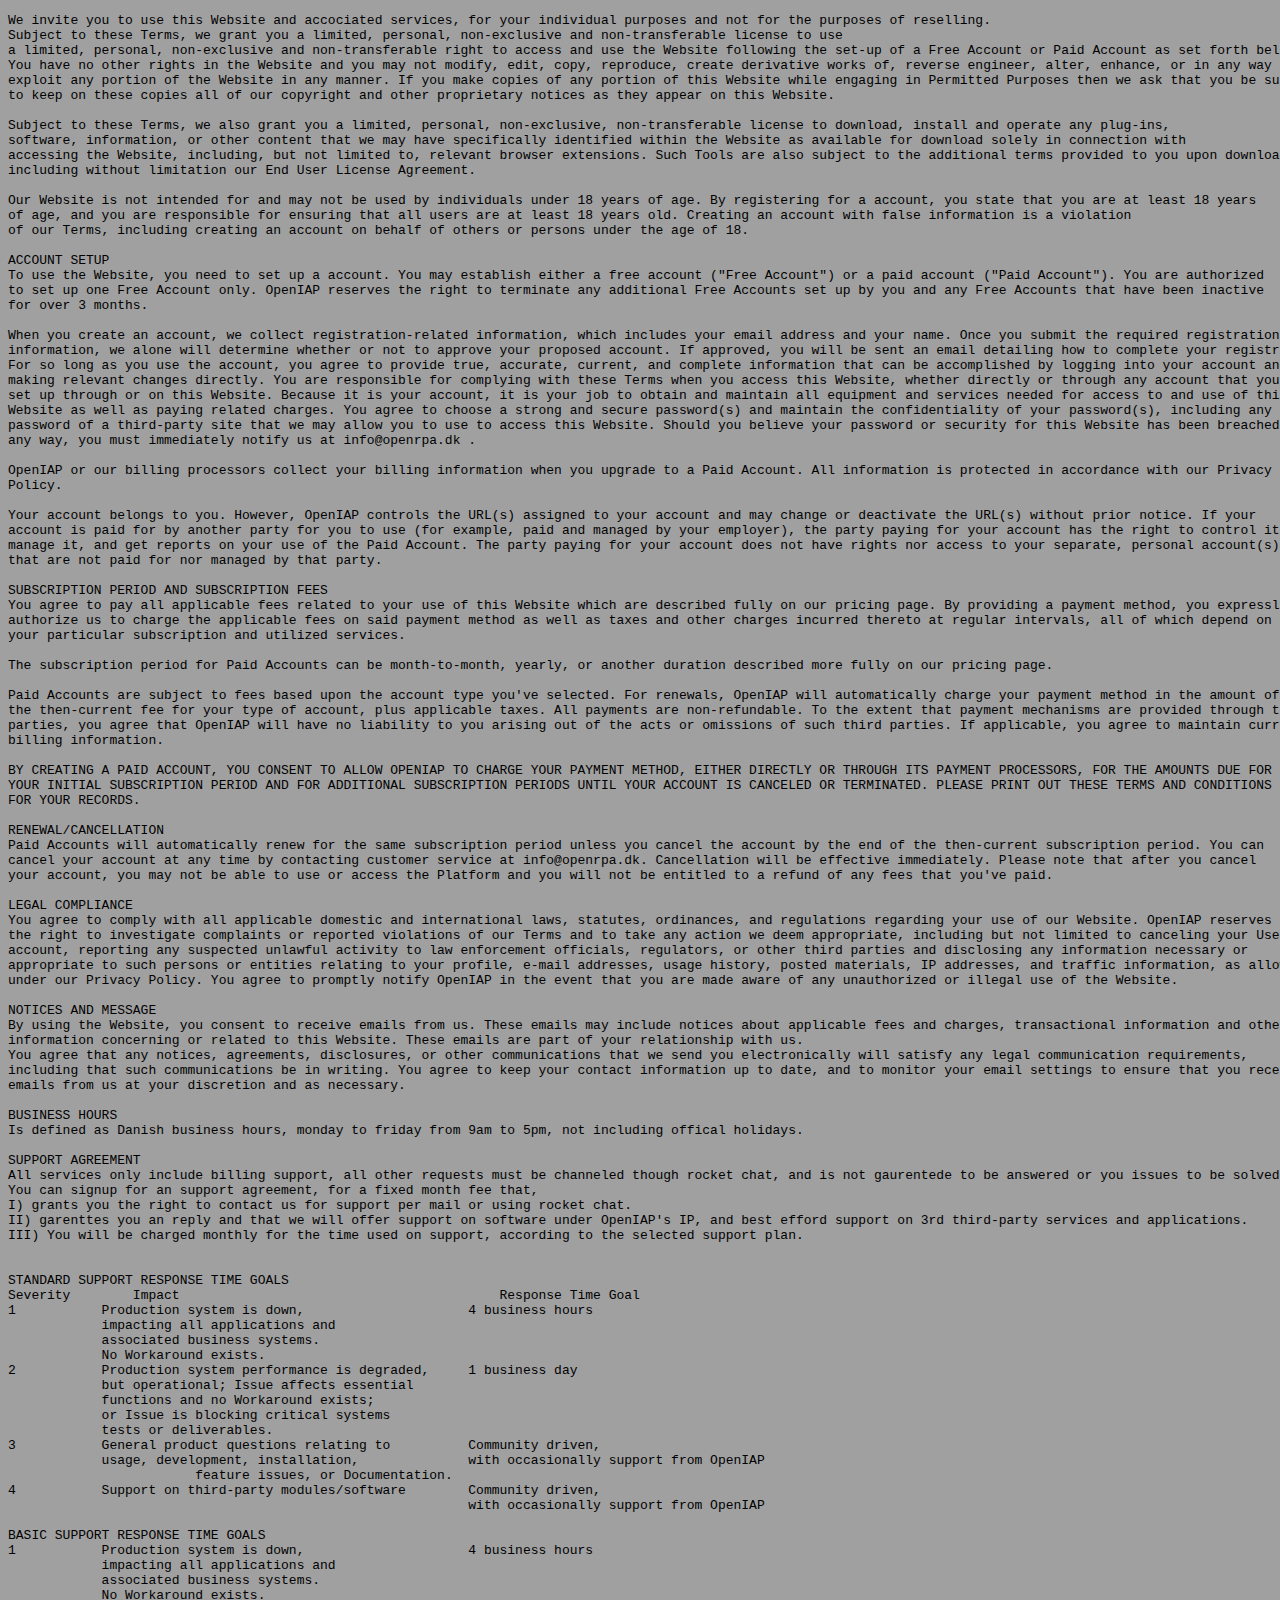
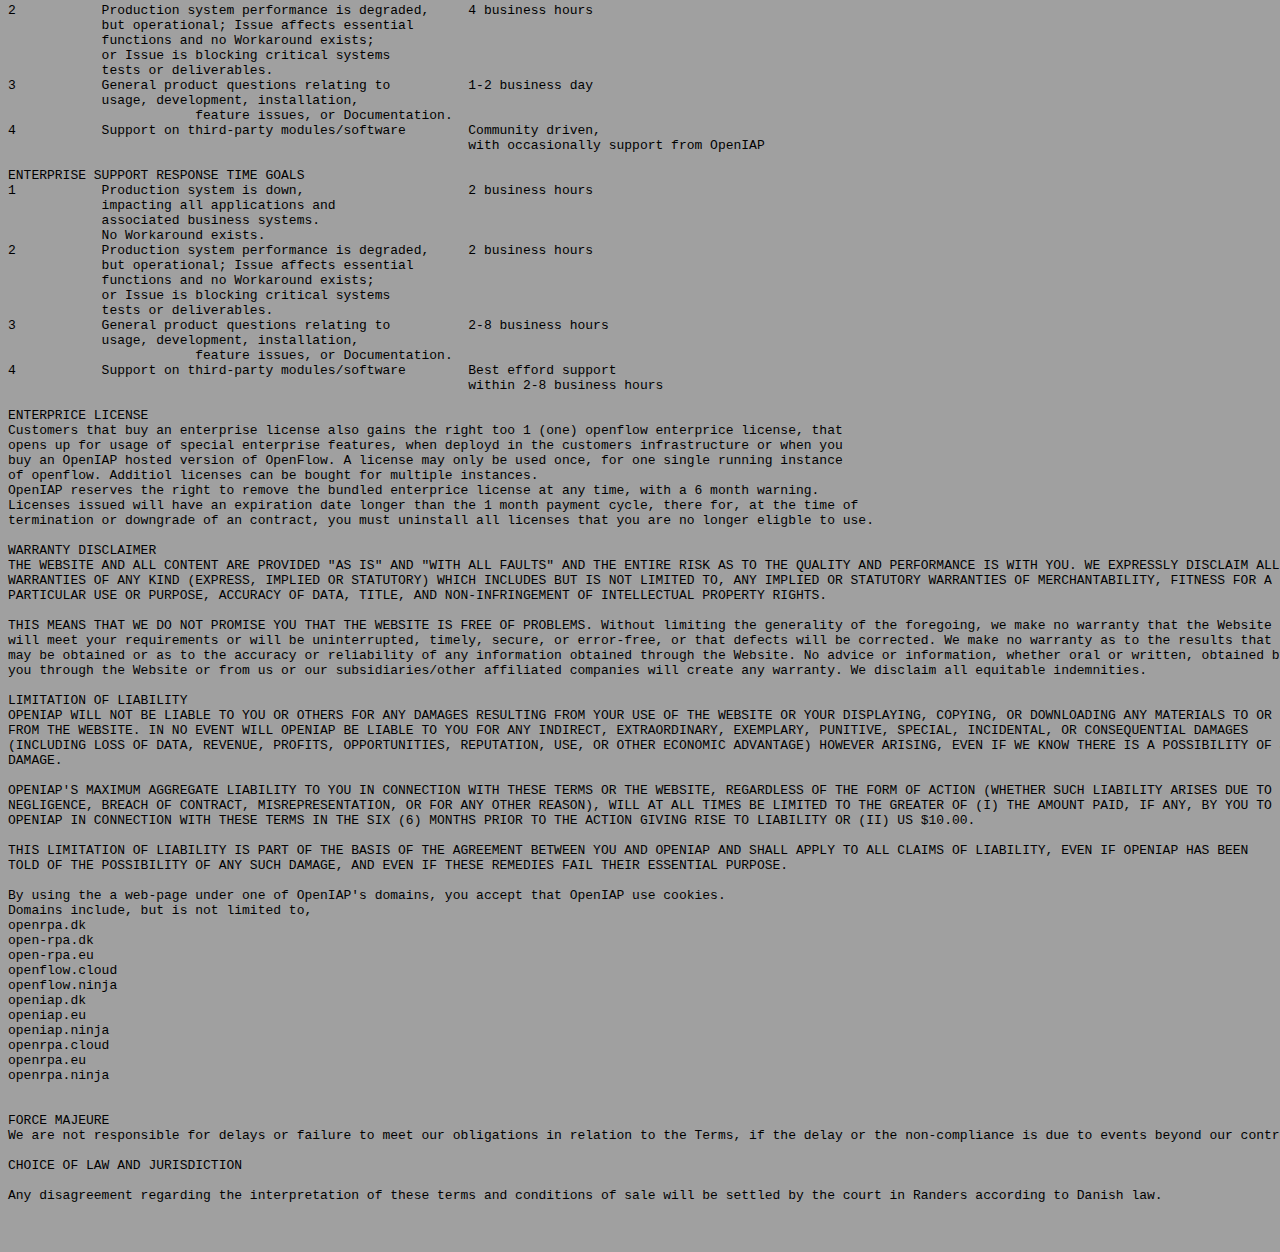
<file: terms.html>
<!DOCTYPE html>
<html xmlns="http://www.w3.org/1999/xhtml" lang="" xml:lang="">

<head>
	<title></title>
	<style type="text/css">
		<!--
		p {
			margin: 0;
			padding: 0;
		}

		.ft30 {
			font-size: 13px;
			font-family: Times;
			color: #000000;
		}

		.ft31 {
			font-size: 16px;
			font-family: Times;
			color: #000000;
		}

		.ft32 {
			font-size: 14px;
			font-family: Times;
			color: #000000;
		}

		.ft33 {
			font-size: 14px;
			font-family: Times;
			color: #000000;
		}

		.ft34 {
			font-size: 16px;
			line-height: 21px;
			font-family: Times;
			color: #000000;
		}
		-->
	</style>
</head>

<body bgcolor="#A0A0A0" vlink="blue" link="blue">
	<div id="page3-div" style="position:relative;width:892px;height:1263px;">
		<p style="position:absolute;top:110px;left:162px;white-space:nowrap" class="ft30">
		<pre>
We invite you to use this Website and accociated services, for your individual purposes and not for the purposes of reselling.
Subject to these Terms, we grant you a limited, personal, non-exclusive and non-transferable license to use
a limited, personal, non-exclusive and non-transferable right to access and use the Website following the set-up of a Free Account or Paid Account as set forth below.
You have no other rights in the Website and you may not modify, edit, copy, reproduce, create derivative works of, reverse engineer, alter, enhance, or in any way
exploit any portion of the Website in any manner. If you make copies of any portion of this Website while engaging in Permitted Purposes then we ask that you be sure
to keep on these copies all of our copyright and other proprietary notices as they appear on this Website.

Subject to these Terms, we also grant you a limited, personal, non-exclusive, non-transferable license to download, install and operate any plug-ins,
software, information, or other content that we may have specifically identified within the Website as available for download solely in connection with
accessing the Website, including, but not limited to, relevant browser extensions. Such Tools are also subject to the additional terms provided to you upon download,
including without limitation our End User License Agreement.

Our Website is not intended for and may not be used by individuals under 18 years of age. By registering for a account, you state that you are at least 18 years
of age, and you are responsible for ensuring that all users are at least 18 years old. Creating an account with false information is a violation
of our Terms, including creating an account on behalf of others or persons under the age of 18.

ACCOUNT SETUP
To use the Website, you need to set up a account. You may establish either a free account ("Free Account") or a paid account ("Paid Account"). You are authorized
to set up one Free Account only. OpenIAP reserves the right to terminate any additional Free Accounts set up by you and any Free Accounts that have been inactive
for over 3 months.

When you create an account, we collect registration-related information, which includes your email address and your name. Once you submit the required registration
information, we alone will determine whether or not to approve your proposed account. If approved, you will be sent an email detailing how to complete your registration.
For so long as you use the account, you agree to provide true, accurate, current, and complete information that can be accomplished by logging into your account and
making relevant changes directly. You are responsible for complying with these Terms when you access this Website, whether directly or through any account that you may
set up through or on this Website. Because it is your account, it is your job to obtain and maintain all equipment and services needed for access to and use of this
Website as well as paying related charges. You agree to choose a strong and secure password(s) and maintain the confidentiality of your password(s), including any
password of a third-party site that we may allow you to use to access this Website. Should you believe your password or security for this Website has been breached in
any way, you must immediately notify us at info@openrpa.dk .

OpenIAP or our billing processors collect your billing information when you upgrade to a Paid Account. All information is protected in accordance with our Privacy
Policy.

Your account belongs to you. However, OpenIAP controls the URL(s) assigned to your account and may change or deactivate the URL(s) without prior notice. If your
account is paid for by another party for you to use (for example, paid and managed by your employer), the party paying for your account has the right to control it,
manage it, and get reports on your use of the Paid Account. The party paying for your account does not have rights nor access to your separate, personal account(s)
that are not paid for nor managed by that party.

SUBSCRIPTION PERIOD AND SUBSCRIPTION FEES
You agree to pay all applicable fees related to your use of this Website which are described fully on our pricing page. By providing a payment method, you expressly
authorize us to charge the applicable fees on said payment method as well as taxes and other charges incurred thereto at regular intervals, all of which depend on
your particular subscription and utilized services.

The subscription period for Paid Accounts can be month-to-month, yearly, or another duration described more fully on our pricing page.

Paid Accounts are subject to fees based upon the account type you've selected. For renewals, OpenIAP will automatically charge your payment method in the amount of
the then-current fee for your type of account, plus applicable taxes. All payments are non-refundable. To the extent that payment mechanisms are provided through third
parties, you agree that OpenIAP will have no liability to you arising out of the acts or omissions of such third parties. If applicable, you agree to maintain current
billing information.

BY CREATING A PAID ACCOUNT, YOU CONSENT TO ALLOW OPENIAP TO CHARGE YOUR PAYMENT METHOD, EITHER DIRECTLY OR THROUGH ITS PAYMENT PROCESSORS, FOR THE AMOUNTS DUE FOR
YOUR INITIAL SUBSCRIPTION PERIOD AND FOR ADDITIONAL SUBSCRIPTION PERIODS UNTIL YOUR ACCOUNT IS CANCELED OR TERMINATED. PLEASE PRINT OUT THESE TERMS AND CONDITIONS
FOR YOUR RECORDS.

RENEWAL/CANCELLATION
Paid Accounts will automatically renew for the same subscription period unless you cancel the account by the end of the then-current subscription period. You can
cancel your account at any time by contacting customer service at info@openrpa.dk. Cancellation will be effective immediately. Please note that after you cancel
your account, you may not be able to use or access the Platform and you will not be entitled to a refund of any fees that you've paid.

LEGAL COMPLIANCE
You agree to comply with all applicable domestic and international laws, statutes, ordinances, and regulations regarding your use of our Website. OpenIAP reserves
the right to investigate complaints or reported violations of our Terms and to take any action we deem appropriate, including but not limited to canceling your User
account, reporting any suspected unlawful activity to law enforcement officials, regulators, or other third parties and disclosing any information necessary or
appropriate to such persons or entities relating to your profile, e-mail addresses, usage history, posted materials, IP addresses, and traffic information, as allowed
under our Privacy Policy. You agree to promptly notify OpenIAP in the event that you are made aware of any unauthorized or illegal use of the Website.

NOTICES AND MESSAGE
By using the Website, you consent to receive emails from us. These emails may include notices about applicable fees and charges, transactional information and other
information concerning or related to this Website. These emails are part of your relationship with us.
You agree that any notices, agreements, disclosures, or other communications that we send you electronically will satisfy any legal communication requirements,
including that such communications be in writing. You agree to keep your contact information up to date, and to monitor your email settings to ensure that you receive
emails from us at your discretion and as necessary.

BUSINESS HOURS
Is defined as Danish business hours, monday to friday from 9am to 5pm, not including offical holidays.

SUPPORT AGREEMENT
All services only include billing support, all other requests must be channeled though rocket chat, and is not gaurentede to be answered or you issues to be solved.
You can signup for an support agreement, for a fixed month fee that,
I) grants you the right to contact us for support per mail or using rocket chat.
II) garenttes you an reply and that we will offer support on software under OpenIAP's IP, and best efford support on 3rd third-party services and applications.
III) You will be charged monthly for the time used on support, according to the selected support plan.


STANDARD SUPPORT RESPONSE TIME GOALS
Severity	Impact                                         Response Time Goal
1           Production system is down,                     4 business hours
            impacting all applications and 
            associated business systems. 
            No Workaround exists.
2           Production system performance is degraded,     1 business day
            but operational; Issue affects essential 
            functions and no Workaround exists; 
            or Issue is blocking critical systems 
            tests or deliverables.		
3           General product questions relating to          Community driven, 
            usage, development, installation,              with occasionally support from OpenIAP
			feature issues, or Documentation.		
4           Support on third-party modules/software        Community driven, 
                                                           with occasionally support from OpenIAP

BASIC SUPPORT RESPONSE TIME GOALS
1           Production system is down,                     4 business hours
            impacting all applications and 
            associated business systems. 
            No Workaround exists.
2           Production system performance is degraded,     4 business hours
            but operational; Issue affects essential 
            functions and no Workaround exists; 
            or Issue is blocking critical systems 
            tests or deliverables.		
3           General product questions relating to          1-2 business day
            usage, development, installation,              
			feature issues, or Documentation.
4           Support on third-party modules/software        Community driven, 
                                                           with occasionally support from OpenIAP

ENTERPRISE SUPPORT RESPONSE TIME GOALS
1           Production system is down,                     2 business hours
            impacting all applications and 
            associated business systems. 
            No Workaround exists.
2           Production system performance is degraded,     2 business hours
            but operational; Issue affects essential 
            functions and no Workaround exists; 
            or Issue is blocking critical systems 
            tests or deliverables.		
3           General product questions relating to          2-8 business hours
            usage, development, installation,              
			feature issues, or Documentation.		
4           Support on third-party modules/software        Best efford support
                                                           within 2-8 business hours

ENTERPRICE LICENSE
Customers that buy an enterprise license also gains the right too 1 (one) openflow enterprice license, that
opens up for usage of special enterprise features, when deployd in the customers infrastructure or when you
buy an OpenIAP hosted version of OpenFlow. A license may only be used once, for one single running instance 
of openflow. Additiol licenses can be bought for multiple instances.
OpenIAP reserves the right to remove the bundled enterprice license at any time, with a 6 month warning.
Licenses issued will have an expiration date longer than the 1 month payment cycle, there for, at the time of 
termination or downgrade of an contract, you must uninstall all licenses that you are no longer eligble to use.

WARRANTY DISCLAIMER
THE WEBSITE AND ALL CONTENT ARE PROVIDED "AS IS" AND "WITH ALL FAULTS" AND THE ENTIRE RISK AS TO THE QUALITY AND PERFORMANCE IS WITH YOU. WE EXPRESSLY DISCLAIM ALL
WARRANTIES OF ANY KIND (EXPRESS, IMPLIED OR STATUTORY) WHICH INCLUDES BUT IS NOT LIMITED TO, ANY IMPLIED OR STATUTORY WARRANTIES OF MERCHANTABILITY, FITNESS FOR A
PARTICULAR USE OR PURPOSE, ACCURACY OF DATA, TITLE, AND NON-INFRINGEMENT OF INTELLECTUAL PROPERTY RIGHTS.

THIS MEANS THAT WE DO NOT PROMISE YOU THAT THE WEBSITE IS FREE OF PROBLEMS. Without limiting the generality of the foregoing, we make no warranty that the Website
will meet your requirements or will be uninterrupted, timely, secure, or error-free, or that defects will be corrected. We make no warranty as to the results that
may be obtained or as to the accuracy or reliability of any information obtained through the Website. No advice or information, whether oral or written, obtained by
you through the Website or from us or our subsidiaries/other affiliated companies will create any warranty. We disclaim all equitable indemnities.

LIMITATION OF LIABILITY
OPENIAP WILL NOT BE LIABLE TO YOU OR OTHERS FOR ANY DAMAGES RESULTING FROM YOUR USE OF THE WEBSITE OR YOUR DISPLAYING, COPYING, OR DOWNLOADING ANY MATERIALS TO OR
FROM THE WEBSITE. IN NO EVENT WILL OPENIAP BE LIABLE TO YOU FOR ANY INDIRECT, EXTRAORDINARY, EXEMPLARY, PUNITIVE, SPECIAL, INCIDENTAL, OR CONSEQUENTIAL DAMAGES
(INCLUDING LOSS OF DATA, REVENUE, PROFITS, OPPORTUNITIES, REPUTATION, USE, OR OTHER ECONOMIC ADVANTAGE) HOWEVER ARISING, EVEN IF WE KNOW THERE IS A POSSIBILITY OF SUCH
DAMAGE.

OPENIAP'S MAXIMUM AGGREGATE LIABILITY TO YOU IN CONNECTION WITH THESE TERMS OR THE WEBSITE, REGARDLESS OF THE FORM OF ACTION (WHETHER SUCH LIABILITY ARISES DUE TO
NEGLIGENCE, BREACH OF CONTRACT, MISREPRESENTATION, OR FOR ANY OTHER REASON), WILL AT ALL TIMES BE LIMITED TO THE GREATER OF (I) THE AMOUNT PAID, IF ANY, BY YOU TO
OPENIAP IN CONNECTION WITH THESE TERMS IN THE SIX (6) MONTHS PRIOR TO THE ACTION GIVING RISE TO LIABILITY OR (II) US $10.00.

THIS LIMITATION OF LIABILITY IS PART OF THE BASIS OF THE AGREEMENT BETWEEN YOU AND OPENIAP AND SHALL APPLY TO ALL CLAIMS OF LIABILITY, EVEN IF OPENIAP HAS BEEN
TOLD OF THE POSSIBILITY OF ANY SUCH DAMAGE, AND EVEN IF THESE REMEDIES FAIL THEIR ESSENTIAL PURPOSE.

By using the a web-page under one of OpenIAP's domains, you accept that OpenIAP use cookies.
Domains include, but is not limited to,
openrpa.dk
open-rpa.dk
open-rpa.eu
openflow.cloud
openflow.ninja
openiap.dk
openiap.eu
openiap.ninja
openrpa.cloud
openrpa.eu
openrpa.ninja


FORCE MAJEURE
We are not responsible for delays or failure to meet our obligations in relation to the Terms, if the delay or the non-compliance is due to events beyond our control.

CHOICE OF LAW AND JURISDICTION

Any disagreement regarding the interpretation of these terms and conditions of sale will be settled by the court in Randers according to Danish law.
</pre>
		</p><br />
		<p></p><br />
	</div>
</body>

</html>
</file>
<file: css/openiapDesktopHdCopy13.css>
@font-face {
                          font-family: "SpaceGrotesk-Bold";
                          src: url('../fonts/SpaceGrotesk-Bold.otf') format("opentype");
                        }
                        @font-face {
                          font-family: "SpaceGrotesk-Regular";
                          src: url('../fonts/SpaceGrotesk-Regular.otf') format("opentype");
                        }
                        @font-face {
                          font-family: "SpaceGrotesk-Medium";
                          src: url('../fonts/SpaceGrotesk-Medium.otf') format("opentype");
                        }
                        
.openiapdesktophdcopy13 {
  width               : 100%;
  min-width           : 1440px;
  height              : 100vh;
  min-height          : 7140px;
  position            : relative;
  overflow            : hidden;
  margin              : 0px;
  -webkit-font-smoothing: antialiased;
  -moz-osx-font-smoothing: grayscale;
  background-color    : rgba(255, 255, 255, 1.0);
  opacity             : 1.0;
}
a {
  text-decoration     : none;
}
div {
  -webkit-text-size-adjust: none;
}
.anima-full-width-a {
  width               : 100%;
}
.anima-full-height-a {
  height              : 100%;
}
div {
  -webkit-text-size-adjust: none;
}
.openiapdesktophdcopy13 .graphiciap1copy2 {
  background-color    : rgba(255,255,255,0.0);
  top                 : 2499px;
  height              : 890px;
  width               : 1223px;
  position            : absolute;
  margin              : 0;
  left                : -503px;
  overflow            : hidden;
  transform           : rotate(0deg);
  opacity             : 1.0;
}
.openiapdesktophdcopy13 .graphiciap1copy2 .mask {
  background-color    : rgba(255,255,255,0.0);
  top                 : 1px;
  height              : 889px;
  width               : 1223px;
  position            : absolute;
  margin              : 0;
  left                : 0px;
  transform           : rotate(0deg);
  opacity             : 1.0;
}
.openiapdesktophdcopy13 .graphiciap1copy2 .graphiciap11 {
  background-color    : rgba(255,255,255,0.0);
  top                 : 179px;
  height              : 701px;
  width               : 556px;
  position            : absolute;
  margin              : 0;
  left                : 309px;
  transform           : rotate(0deg);
  opacity             : 1.0;
}
.openiapdesktophdcopy13 .graphiciap1copy2 .graphiciap11 .combinedshape {
  background-color    : rgba(255,255,255,0.0);
  top                 : 0px;
  height              : 700px;
  width               : 556px;
  position            : absolute;
  margin              : 0;
  left                : 0px;
  transform           : rotate(0deg);
  opacity             : 1.0;
}
.openiapdesktophdcopy13 .rectanglecopy2 {
  background-color    : rgba(255,255,255,0.0);
  top                 : 0px;
  height              : 795px;
  width               : 461px;
  position            : absolute;
  margin              : 0;
  left                : 979px;
  transform           : rotate(0deg);
  opacity             : 1.0;
}
.openiapdesktophdcopy13 .rectanglecopy {
  background-color    : rgba(238, 230, 222, 1.0);
  top                 : 795px;
  height              : 493px;
  width               : 876px;
  position            : absolute;
  margin              : 0;
  left                : 103px;
  transform           : rotate(0deg);
  opacity             : 1.0;
}
.openiapdesktophdcopy13 .rectanglecopy7 {
  background-color    : rgba(53, 227, 141, 1.0);
  top                 : 1927px;
  height              : 967px;
  width               : 461px;
  position            : absolute;
  margin              : 0;
  left                : 979px;
  transform           : rotate(0deg);
  opacity             : 1.0;
}
.openiapdesktophdcopy13 .rectanglecopy10 {
  background-color    : rgba(255,255,255,0.0);
  top                 : 4931px;
  height              : 747px;
  width               : 579px;
  position            : absolute;
  margin              : 0;
  left                : 400px;
  transform           : rotate(0deg);
  opacity             : 1.0;
}
.openiapdesktophdcopy13 .rectanglecopy12 {
  background-color    : rgba(53, 227, 141, 1.0);
  top                 : 2866px;
  height              : 734px;
  width               : 46px;
  position            : absolute;
  margin              : 0;
  left                : 1394px;
  transform           : rotate(0deg);
  opacity             : 1.0;
}
.openiapdesktophdcopy13 .rectanglecopy9 {
  background-color    : rgba(235, 67, 44, 1.0);
  top                 : 4194px;
  height              : 118px;
  width               : 579px;
  position            : absolute;
  margin              : 0;
  left                : 400px;
  transform           : rotate(0deg);
  opacity             : 1.0;
}
.openiapdesktophdcopy13 .rectanglecopy13 {
  background-color    : rgba(238, 230, 222, 1.0);
  top                 : 1809px;
  height              : 118px;
  width               : 876px;
  position            : absolute;
  margin              : 0;
  left                : 103px;
  transform           : rotate(0deg);
  opacity             : 1.0;
}
.openiapdesktophdcopy13 .graphiciap1 {
  background-color    : rgba(255,255,255,0.0);
  top                 : 413px;
  height              : 861px;
  width               : 1186px;
  position            : absolute;
  margin              : 0;
  left                : -505px;
  overflow            : hidden;
  transform           : rotate(0deg);
  opacity             : 1.0;
}
.openiapdesktophdcopy13 .graphiciap1 .mask {
  background-color    : rgba(255,255,255,0.0);
  top                 : 0px;
  height              : 861px;
  width               : 1185px;
  position            : absolute;
  margin              : 0;
  left                : 1px;
  transform           : rotate(0deg);
  opacity             : 1.0;
}
.openiapdesktophdcopy13 .graphiciap1 .graphiciap11 {
  background-color    : rgba(255,255,255,0.0);
  top                 : 172px;
  height              : 679px;
  width               : 539px;
  position            : absolute;
  margin              : 0;
  left                : 300px;
  transform           : rotate(0deg);
  opacity             : 1.0;
}
.openiapdesktophdcopy13 .graphiciap1 .graphiciap11 .combinedshape {
  background-color    : rgba(255,255,255,0.0);
  top                 : 0px;
  height              : 678px;
  width               : 539px;
  position            : absolute;
  margin              : 0;
  left                : 0px;
  transform           : rotate(0deg);
  opacity             : 1.0;
}
.openiapdesktophdcopy13 .automatetedioustas {
  background-color    : rgba(255,255,255,0.0);
  top                 : 884px;
  height              : auto;
  width               : 401px;
  position            : absolute;
  margin              : 0;
  left                : 207px;
  transform           : rotate(0deg);
  opacity             : 1.0;
  font-family         : "SpaceGrotesk-Bold", Helvetica, Arial, serif;
  font-size           : 45.0px;
  color               : rgba(75, 57, 67, 1.0);
  text-align          : left;
  line-height         : 55.0px;
}
.openiapdesktophdcopy13 .openiapisanopens {
  background-color    : rgba(255,255,255,0.0);
  top                 : 501px;
  height              : auto;
  width               : 403px;
  position            : absolute;
  margin              : 0;
  left                : 103px;
  transform           : rotate(0deg);
  opacity             : 1.0;
  font-family         : "SpaceGrotesk-Regular", Helvetica, Arial, serif;
  font-size           : 14.0px;
  color               : rgba(75, 57, 67, 1.0);
  text-align          : left;
  line-height         : 24.0px;
}
.openiapdesktophdcopy13 .powerfulyetstriki {
  background-color    : rgba(255,255,255,0.0);
  top                 : 1022px;
  height              : auto;
  width               : 558px;
  position            : absolute;
  margin              : 0;
  left                : 207px;
  transform           : rotate(0deg);
  opacity             : 1.0;
  font-family         : "SpaceGrotesk-Regular", Helvetica, Arial, serif;
  font-size           : 14.0px;
  color               : rgba(75, 57, 67, 1.0);
  text-align          : left;
  line-height         : 24.0px;
}
.openiapdesktophdcopy13 .getstarted {
  background-color    : rgba(255,255,255,0.0);
  top                 : 48px;
  height              : 40px;
  width               : 139px;
  position            : absolute;
  margin              : 0;
  left                : 1199px;
  transform           : rotate(0deg);
  opacity             : 1.0;
}
.openiapdesktophdcopy13 .getstarted .group1 {
  background-color    : rgba(255,255,255,0.0);
  top                 : 0px;
  height              : 40px;
  width               : 139px;
  position            : relative;
  margin              : 0;
  left                : 0px;
  transform           : rotate(0deg);
  opacity             : 1.0;
}
.openiapdesktophdcopy13 .getstarted .group1 .rectangle1 {
  background-color    : rgba(255, 255, 255, 1.0);
  top                 : 0px;
  height              : 40px;
  width               : 139px;
  position            : absolute;
  margin              : 0;
  left                : 0px;
  border-radius       : 20px;
  transform           : rotate(0deg);
  opacity             : 1.0;
}
.openiapdesktophdcopy13 .getstarted .group1 .getstarted2 {
  background-color    : rgba(255,255,255,0.0);
  top                 : 11px;
  height              : auto;
  width               : 139px;
  position            : absolute;
  margin              : 0;
  left                : 0px;
  transform           : rotate(0deg);
  opacity             : 1.0;
  font-family         : "SpaceGrotesk-Medium", Helvetica, Arial, serif;
  font-size           : 14.0px;
  color               : rgba(75, 57, 67, 1.0);
  text-align          : center;
  line-height         : 17.0px;
}
.openiapdesktophdcopy13 .learnmore {
  background-color    : rgba(255,255,255,0.0);
  top                 : 1151px;
  height              : 42px;
  width               : 141px;
  position            : absolute;
  margin              : 0;
  left                : 204px;
  transform           : rotate(0deg);
  opacity             : 1.0;
}
.openiapdesktophdcopy13 .learnmore .learnmoreorange {
  background-color    : rgba(255,255,255,0.0);
  top                 : 0px;
  height              : 42px;
  width               : 141px;
  position            : relative;
  margin              : 0;
  left                : 0px;
  transform           : rotate(0deg);
  opacity             : 1.0;
}
.openiapdesktophdcopy13 .learnmore .learnmoreorange .group1 {
  background-color    : rgba(255,255,255,0.0);
  top                 : 0px;
  height              : 42px;
  width               : 141px;
  position            : relative;
  margin              : 0;
  left                : 0px;
  transform           : rotate(0deg);
  opacity             : 1.0;
}
.openiapdesktophdcopy13 .learnmore .learnmoreorange .group1 .rectangle1 {
  background-color    : rgba(255,255,255,0.0);
  top                 : 0px;
  height              : 42px;
  box-sizing          : border-box;
  width               : 141px;
  position            : absolute;
  margin              : 0;
  left                : 0px;
  border-radius       : 21px;
  border-style        : solid;
  border-width        : 1px;
  border-color        : rgba(0, 155, 141, 1.0);
  transform           : rotate(0deg);
  opacity             : 1.0;
}
.openiapdesktophdcopy13 .learnmore .learnmoreorange .group1 .learnmore1 {
  background-color    : rgba(255,255,255,0.0);
  top                 : 12px;
  height              : auto;
  width               : 139px;
  position            : absolute;
  margin              : 0;
  left                : 1px;
  transform           : rotate(0deg);
  opacity             : 1.0;
  font-family         : "SpaceGrotesk-Medium", Helvetica, Arial, serif;
  font-size           : 14.0px;
  color               : rgba(0, 155, 141, 1.0);
  text-align          : center;
  line-height         : 17.0px;
}
.openiapdesktophdcopy13 .learnmorecopy {
  background-color    : rgba(255,255,255,0.0);
  top                 : 1670px;
  height              : 42px;
  width               : 141px;
  position            : absolute;
  margin              : 0;
  left                : 516px;
  transform           : rotate(0deg);
  opacity             : 1.0;
}
.openiapdesktophdcopy13 .learnmorecopy .learnmoreorange {
  background-color    : rgba(255,255,255,0.0);
  top                 : 0px;
  height              : 42px;
  width               : 141px;
  position            : relative;
  margin              : 0;
  left                : 0px;
  transform           : rotate(0deg);
  opacity             : 1.0;
}
.openiapdesktophdcopy13 .learnmorecopy .learnmoreorange .group1 {
  background-color    : rgba(255,255,255,0.0);
  top                 : 0px;
  height              : 42px;
  width               : 141px;
  position            : relative;
  margin              : 0;
  left                : 0px;
  transform           : rotate(0deg);
  opacity             : 1.0;
}
.openiapdesktophdcopy13 .learnmorecopy .learnmoreorange .group1 .rectangle1 {
  background-color    : rgba(255,255,255,0.0);
  top                 : 0px;
  height              : 42px;
  box-sizing          : border-box;
  width               : 141px;
  position            : absolute;
  margin              : 0;
  left                : 0px;
  border-radius       : 21px;
  border-style        : solid;
  border-width        : 1px;
  border-color        : rgba(235, 67, 44, 1.0);
  transform           : rotate(0deg);
  opacity             : 1.0;
}
.openiapdesktophdcopy13 .learnmorecopy .learnmoreorange .group1 .learnmore1 {
  background-color    : rgba(255,255,255,0.0);
  top                 : 12px;
  height              : auto;
  width               : 139px;
  position            : absolute;
  margin              : 0;
  left                : 1px;
  transform           : rotate(0deg);
  opacity             : 1.0;
  font-family         : "SpaceGrotesk-Medium", Helvetica, Arial, serif;
  font-size           : 14.0px;
  color               : rgba(235, 67, 44, 1.0);
  text-align          : center;
  line-height         : 17.0px;
}
.openiapdesktophdcopy13 .integratedautomatio {
  background-color    : rgba(255,255,255,0.0);
  top                 : 219px;
  height              : auto;
  width               : 500px;
  position            : absolute;
  margin              : 0;
  left                : 103px;
  transform           : rotate(0deg);
  opacity             : 1.0;
  font-family         : "SpaceGrotesk-Bold", Helvetica, Arial, serif;
  font-size           : 70.0px;
  color               : rgba(75, 57, 67, 1.0);
  text-align          : left;
  line-height         : 80.0px;
}
.openiapdesktophdcopy13 .rectanglecopy5 {
  background-color    : rgba(75, 57, 67, 1.0);
  top                 : 6821px;
  height              : 304px;
  width               : 1440px;
  position            : absolute;
  margin              : 0;
  left                : 0px;
  transform           : rotate(0deg);
  opacity             : 1.0;
}
.openiapdesktophdcopy13 .rectanglecopy6 {
  background-color    : rgba(0, 0, 0, 1.0);
  top                 : 7062px;
  height              : 105px;
  width               : 1440px;
  position            : absolute;
  margin              : 0;
  left                : 0px;
  transform           : rotate(0deg);
  opacity             : 1.0;
}
.openiapdesktophdcopy13 .weu2019relookingforpa {
  background-color    : rgba(255,255,255,0.0);
  top                 : 5118px;
  height              : auto;
  width               : 357px;
  position            : absolute;
  margin              : 0;
  left                : 208px;
  transform           : rotate(0deg);
  opacity             : 1.0;
  font-family         : "SpaceGrotesk-Bold", Helvetica, Arial, serif;
  font-size           : 50.0px;
  color               : rgba(75, 57, 67, 1.0);
  text-align          : left;
  line-height         : 60.0px;
}
.openiapdesktophdcopy13 .a2512020openiap {
  background-color    : rgba(255,255,255,0.0);
  top                 : 7100px;
  height              : auto;
  width               : 128px;
  position            : absolute;
  margin              : 0;
  left                : 103px;
  transform           : rotate(0deg);
  opacity             : 1.0;
  font-family         : "SpaceGrotesk-Regular", Helvetica, Arial, serif;
  font-size           : 14.0px;
  color               : rgba(238, 230, 222, 1.0);
  text-align          : left;
  line-height         : 20.0px;
}
.openiapdesktophdcopy13 .stroke5 {
  background-color    : rgba(255,255,255,0.0);
  top                 : 7100px;
  height              : 19px;
  width               : 20px;
  position            : absolute;
  margin              : 0;
  left                : 1279px;
  transform           : rotate(0deg);
  opacity             : 1.0;
}
.openiapdesktophdcopy13 .group3 {
  background-color    : rgba(255,255,255,0.0);
  top                 : 7100px;
  height              : 22px;
  width               : 22px;
  position            : absolute;
  margin              : 0;
  left                : 1315px;
  transform           : rotate(0deg);
  opacity             : 1.0;
}
.openiapdesktophdcopy13 .group3 .fill13 {
  background-color    : rgba(255,255,255,0.0);
  top                 : 0px;
  height              : 21px;
  width               : 22px;
  position            : absolute;
  margin              : 0;
  left                : 0px;
  transform           : rotate(0deg);
  opacity             : 1.0;
}
.openiapdesktophdcopy13 .contact {
  background-color    : rgba(255,255,255,0.0);
  top                 : 58px;
  height              : auto;
  width               : 139px;
  position            : absolute;
  margin              : 0;
  left                : 831px;
  transform           : rotate(0deg);
  opacity             : 1.0;
  font-family         : "SpaceGrotesk-Regular", Helvetica, Arial, serif;
  font-size           : 14.0px;
  color               : rgba(75, 57, 67, 1.0);
  text-align          : left;
  line-height         : 20.0px;
}
.openiapdesktophdcopy13 .partners {
  background-color    : rgba(255,255,255,0.0);
  top                 : 58px;
  height              : auto;
  width               : 139px;
  position            : absolute;
  margin              : 0;
  left                : 674px;
  transform           : rotate(0deg);
  opacity             : 1.0;
  font-family         : "SpaceGrotesk-Regular", Helvetica, Arial, serif;
  font-size           : 14.0px;
  color               : rgba(75, 57, 67, 1.0);
  text-align          : left;
  line-height         : 20.0px;
}
.openiapdesktophdcopy13 .resources {
  background-color    : rgba(255,255,255,0.0);
  top                 : 58px;
  height              : auto;
  width               : 139px;
  position            : absolute;
  margin              : 0;
  left                : 518px;
  transform           : rotate(0deg);
  opacity             : 1.0;
  font-family         : "SpaceGrotesk-Regular", Helvetica, Arial, serif;
  font-size           : 14.0px;
  color               : rgba(75, 57, 67, 1.0);
  text-align          : left;
  line-height         : 20.0px;
}
.openiapdesktophdcopy13 .download {
  background-color    : rgba(255,255,255,0.0);
  top                 : 58px;
  height              : auto;
  width               : 100px;
  position            : absolute;
  margin              : 0;
  left                : 370px;
  transform           : rotate(0deg);
  opacity             : 1.0;
  font-family         : "SpaceGrotesk-Regular", Helvetica, Arial, serif;
  font-size           : 14.0px;
  color               : rgba(75, 57, 67, 1.0);
  text-align          : left;
  line-height         : 20.0px;
}
.openiapdesktophdcopy13 .wewonu2019ttreatyoua {
  background-color    : rgba(255,255,255,0.0);
  top                 : 5272px;
  height              : auto;
  width               : 359px;
  position            : absolute;
  margin              : 0;
  left                : 208px;
  transform           : rotate(0deg);
  opacity             : 1.0;
  font-family         : "SpaceGrotesk-Regular", Helvetica, Arial, serif;
  font-size           : 14.0px;
  color               : rgba(75, 57, 67, 1.0);
  text-align          : left;
  line-height         : 20.0px;
}
.openiapdesktophdcopy13 .getstartedcopy {
  background-color    : rgba(255,255,255,0.0);
  top                 : 5467px;
  height              : 42px;
  width               : 141px;
  position            : absolute;
  margin              : 0;
  left                : 204px;
  transform           : rotate(0deg);
  opacity             : 1.0;
}
.openiapdesktophdcopy13 .getstartedcopy .group1 {
  background-color    : rgba(255,255,255,0.0);
  top                 : 0px;
  height              : 42px;
  width               : 141px;
  position            : relative;
  margin              : 0;
  left                : 0px;
  transform           : rotate(0deg);
  opacity             : 1.0;
}
.openiapdesktophdcopy13 .getstartedcopy .group1 .rectangle1 {
  background-color    : rgba(255,255,255,0.0);
  top                 : 0px;
  height              : 42px;
  box-sizing          : border-box;
  width               : 141px;
  position            : absolute;
  margin              : 0;
  left                : 0px;
  border-radius       : 21px;
  border-style        : solid;
  border-width        : 1px;
  border-color        : rgba(53, 227, 141, 1.0);
  transform           : rotate(0deg);
  opacity             : 1.0;
}
.openiapdesktophdcopy13 .getstartedcopy .group1 .contact1 {
  background-color    : rgba(255,255,255,0.0);
  top                 : 12px;
  height              : auto;
  width               : 139px;
  position            : absolute;
  margin              : 0;
  left                : 1px;
  transform           : rotate(0deg);
  opacity             : 1.0;
  font-family         : "SpaceGrotesk-Medium", Helvetica, Arial, serif;
  font-size           : 14.0px;
  color               : rgba(53, 227, 141, 1.0);
  text-align          : center;
  line-height         : 17.0px;
}
.openiapdesktophdcopy13 .photo15432696647eef42226a21copy {
  background-color    : rgba(255,255,255,0.0);
  top                 : 4312px;
  height              : 619px;
  width               : 400px;
  position            : absolute;
  margin              : 0;
  left                : 0px;
  overflow            : hidden;
  transform           : rotate(0deg);
  opacity             : 1.0;
}
.openiapdesktophdcopy13 .photo15432696647eef42226a21copy .mask {
  background-color    : rgba(255,255,255,0.0);
  top                 : 0px;
  height              : 619px;
  width               : 400px;
  position            : absolute;
  margin              : 0;
  left                : 0px;
  transform           : rotate(0deg);
  opacity             : 1.0;
}
.openiapdesktophdcopy13 .photo15432696647eef42226a21copy .priscilladupreezxkkcui44im0unsplash {
  background-color    : rgba(255,255,255,0.0);
  top                 : -28px;
  height              : 647px;
  width               : 971px;
  position            : absolute;
  margin              : 0;
  left                : -212px;
  transform           : rotate(0deg);
  opacity             : 1.0;
}
.openiapdesktophdcopy13 .organizeandautomat {
  background-color    : rgba(255,255,255,0.0);
  top                 : 1387px;
  height              : auto;
  width               : 519px;
  position            : absolute;
  margin              : 0;
  left                : 519px;
  transform           : rotate(0deg);
  opacity             : 1.0;
  font-family         : "SpaceGrotesk-Bold", Helvetica, Arial, serif;
  font-size           : 45.0px;
  color               : rgba(75, 57, 67, 1.0);
  text-align          : left;
  line-height         : 55.0px;
}
.openiapdesktophdcopy13 .startconnectingthe {
  background-color    : rgba(255,255,255,0.0);
  top                 : 1517px;
  height              : auto;
  width               : 507px;
  position            : absolute;
  margin              : 0;
  left                : 519px;
  transform           : rotate(0deg);
  opacity             : 1.0;
  font-family         : "SpaceGrotesk-Regular", Helvetica, Arial, serif;
  font-size           : 14.0px;
  color               : rgba(75, 57, 67, 1.0);
  text-align          : left;
  line-height         : 24.0px;
}
.openiapdesktophdcopy13 .oval {
  background-color    : rgba(255,255,255,0.0);
  top                 : 1444px;
  height              : 208px;
  width               : 208px;
  position            : absolute;
  margin              : 0;
  left                : 204px;
  transform           : rotate(0deg);
  opacity             : 1.0;
}
.openiapdesktophdcopy13 .ovalcopy {
  background-color    : rgba(255,255,255,0.0);
  top                 : 935px;
  height              : 208px;
  width               : 208px;
  position            : absolute;
  margin              : 0;
  left                : 876px;
  transform           : rotate(0deg);
  opacity             : 1.0;
}
.openiapdesktophdcopy13 .openrpalogoblue {
  background-color    : rgba(255,255,255,0.0);
  top                 : 1004px;
  height              : 88px;
  width               : 106px;
  position            : absolute;
  margin              : 0;
  left                : 932px;
  overflow            : hidden;
  transform           : rotate(0deg);
  opacity             : 1.0;
}
.openiapdesktophdcopy13 .openrpalogoblue .background {
  background-color    : rgba(255,255,255,0.0);
  top                 : 0px;
  height              : 88px;
  width               : 106px;
  position            : absolute;
  margin              : 0;
  left                : 0px;
  transform           : rotate(0deg);
  opacity             : 1.0;
}
.openiapdesktophdcopy13 .openrpalogoblue .group2 {
  background-color    : rgba(255,255,255,0.0);
  top                 : 66px;
  height              : 22px;
  width               : 81px;
  position            : absolute;
  margin              : 0;
  left                : 2px;
  transform           : rotate(0deg);
  opacity             : 1.0;
}
.openiapdesktophdcopy13 .openrpalogoblue .group2 .byopeniap {
  background-color    : rgba(255,255,255,0.0);
  top                 : 0px;
  height              : auto;
  width               : 83px;
  position            : absolute;
  margin              : 0;
  left                : 0px;
  transform           : rotate(0deg);
  opacity             : 1.0;
  font-family         : "SpaceGrotesk-Regular", Helvetica, Arial, serif;
  font-size           : 14.0px;
  color               : rgba(255, 255, 255, 1.0);
  text-align          : left;
  line-height         : 20.0px;
}
.openiapdesktophdcopy13 .openrpalogoblue .group15 {
  background-color    : rgba(255,255,255,0.0);
  top                 : 0px;
  height              : 55px;
  width               : 105px;
  position            : absolute;
  margin              : 0;
  left                : 0px;
  transform           : rotate(0deg);
  opacity             : 1.0;
}
.openiapdesktophdcopy13 .openrpalogoblue .group15 .combinedshape {
  background-color    : rgba(255,255,255,0.0);
  top                 : 0px;
  height              : 54px;
  width               : 104px;
  position            : absolute;
  margin              : 0;
  left                : 0px;
  transform           : rotate(0deg);
  opacity             : 1.0;
}
.openiapdesktophdcopy13 .automateandintegra {
  background-color    : rgba(255,255,255,0.0);
  top                 : 2396px;
  height              : auto;
  width               : 298px;
  position            : absolute;
  margin              : 0;
  left                : 208px;
  transform           : rotate(0deg);
  opacity             : 1.0;
  font-family         : "SpaceGrotesk-Regular", Helvetica, Arial, serif;
  font-size           : 14.0px;
  color               : rgba(75, 57, 67, 1.0);
  text-align          : left;
  line-height         : 20.0px;
}
.openiapdesktophdcopy13 .ourlowcodenocode {
  background-color    : rgba(255,255,255,0.0);
  top                 : 2396px;
  height              : auto;
  width               : 298px;
  position            : absolute;
  margin              : 0;
  left                : 623px;
  transform           : rotate(0deg);
  opacity             : 1.0;
  font-family         : "SpaceGrotesk-Regular", Helvetica, Arial, serif;
  font-size           : 14.0px;
  color               : rgba(75, 57, 67, 1.0);
  text-align          : left;
  line-height         : 20.0px;
}
.openiapdesktophdcopy13 .duetoseamlessinte {
  background-color    : rgba(255,255,255,0.0);
  top                 : 2583px;
  height              : auto;
  width               : 297px;
  position            : absolute;
  margin              : 0;
  left                : 1039px;
  transform           : rotate(0deg);
  opacity             : 1.0;
  font-family         : "SpaceGrotesk-Regular", Helvetica, Arial, serif;
  font-size           : 14.0px;
  color               : rgba(75, 57, 67, 1.0);
  text-align          : left;
  line-height         : 20.0px;
}
.openiapdesktophdcopy13 .opensourceismuch {
  background-color    : rgba(255,255,255,0.0);
  top                 : 2603px;
  height              : auto;
  width               : 298px;
  position            : absolute;
  margin              : 0;
  left                : 207px;
  transform           : rotate(0deg);
  opacity             : 1.0;
  font-family         : "SpaceGrotesk-Regular", Helvetica, Arial, serif;
  font-size           : 14.0px;
  color               : rgba(75, 57, 67, 1.0);
  text-align          : left;
  line-height         : 20.0px;
}
.openiapdesktophdcopy13 .securityisathighe {
  background-color    : rgba(255,255,255,0.0);
  top                 : 2583px;
  height              : auto;
  width               : 298px;
  position            : absolute;
  margin              : 0;
  left                : 624px;
  transform           : rotate(0deg);
  opacity             : 1.0;
  font-family         : "SpaceGrotesk-Regular", Helvetica, Arial, serif;
  font-size           : 14.0px;
  color               : rgba(75, 57, 67, 1.0);
  text-align          : left;
  line-height         : 20.0px;
}
.openiapdesktophdcopy13 .integratesacrossev {
  background-color    : rgba(255,255,255,0.0);
  top                 : 2355px;
  height              : auto;
  width               : 360px;
  position            : absolute;
  margin              : 0;
  left                : 208px;
  transform           : rotate(0deg);
  opacity             : 1.0;
  font-family         : "SpaceGrotesk-Bold", Helvetica, Arial, serif;
  font-size           : 20.0px;
  color               : rgba(75, 57, 67, 1.0);
  text-align          : left;
  line-height         : 28.0px;
}
.openiapdesktophdcopy13 .owneverythingduet {
  background-color    : rgba(255,255,255,0.0);
  top                 : 2542px;
  height              : auto;
  width               : 298px;
  position            : absolute;
  margin              : 0;
  left                : 207px;
  transform           : rotate(0deg);
  opacity             : 1.0;
  font-family         : "SpaceGrotesk-Bold", Helvetica, Arial, serif;
  font-size           : 20.0px;
  color               : rgba(75, 57, 67, 1.0);
  text-align          : left;
  line-height         : 28.0px;
}
.openiapdesktophdcopy13 .easytouseformost {
  background-color    : rgba(255,255,255,0.0);
  top                 : 2355px;
  height              : auto;
  width               : 298px;
  position            : absolute;
  margin              : 0;
  left                : 623px;
  transform           : rotate(0deg);
  opacity             : 1.0;
  font-family         : "SpaceGrotesk-Bold", Helvetica, Arial, serif;
  font-size           : 20.0px;
  color               : rgba(75, 57, 67, 1.0);
  text-align          : left;
  line-height         : 28.0px;
}
.openiapdesktophdcopy13 .securitybydesign {
  background-color    : rgba(255,255,255,0.0);
  top                 : 2542px;
  height              : auto;
  width               : 298px;
  position            : absolute;
  margin              : 0;
  left                : 624px;
  transform           : rotate(0deg);
  opacity             : 1.0;
  font-family         : "SpaceGrotesk-Bold", Helvetica, Arial, serif;
  font-size           : 20.0px;
  color               : rgba(75, 57, 67, 1.0);
  text-align          : left;
  line-height         : 28.0px;
}
.openiapdesktophdcopy13 .turndataintoactiocopy {
  background-color    : rgba(255,255,255,0.0);
  top                 : 2542px;
  height              : auto;
  width               : 297px;
  position            : absolute;
  margin              : 0;
  left                : 1039px;
  transform           : rotate(0deg);
  opacity             : 1.0;
  font-family         : "SpaceGrotesk-Bold", Helvetica, Arial, serif;
  font-size           : 20.0px;
  color               : rgba(75, 57, 67, 1.0);
  text-align          : left;
  line-height         : 28.0px;
}
.openiapdesktophdcopy13 .fullrpaandmuchmo {
  background-color    : rgba(255,255,255,0.0);
  top                 : 2277px;
  height              : auto;
  width               : 500px;
  position            : absolute;
  margin              : 0;
  left                : 208px;
  transform           : rotate(0deg);
  opacity             : 1.0;
  font-family         : "SpaceGrotesk-Bold", Helvetica, Arial, serif;
  font-size           : 20.0px;
  color               : rgba(53, 227, 141, 1.0);
  text-align          : left;
  line-height         : 28.0px;
}
.openiapdesktophdcopy13 .useyourtimewhere {
  background-color    : rgba(255,255,255,0.0);
  top                 : 2098px;
  height              : auto;
  width               : 641px;
  position            : absolute;
  margin              : 0;
  left                : 208px;
  transform           : rotate(0deg);
  opacity             : 1.0;
  font-family         : "SpaceGrotesk-Bold", Helvetica, Arial, serif;
  font-size           : 45.0px;
  color               : rgba(75, 57, 67, 1.0);
  text-align          : left;
  line-height         : 55.0px;
}
.openiapdesktophdcopy13 .photo15432696647eef42226a21copy5 {
  background-color    : rgba(255,255,255,0.0);
  top                 : 5047px;
  height              : 520px;
  width               : 519px;
  position            : absolute;
  margin              : 0;
  left                : 720px;
  transform           : rotate(0deg);
  opacity             : 1.0;
}
.openiapdesktophdcopy13 .photo15432696647eef42226a21copy5 .photo15432696647eef42226a21copy51 {
  background-color    : rgba(255,255,255,0.0);
  top                 : 0px;
  height              : 520px;
  width               : 519px;
  position            : absolute;
  margin              : 0;
  left                : 0px;
  transform           : rotate(0deg);
  opacity             : 1.0;
}
.openiapdesktophdcopy13 .photo15432696647eef42226a21 {
  background-color    : rgba(255,255,255,0.0);
  top                 : 158px;
  height              : 520px;
  width               : 519px;
  position            : absolute;
  margin              : 0;
  left                : 720px;
  transform           : rotate(0deg);
  opacity             : 1.0;
}
.openiapdesktophdcopy13 .photo15432696647eef42226a21 .photo15432696647eef42226a211 {
  background-color    : rgba(255,255,255,0.0);
  top                 : 0px;
  height              : 520px;
  width               : 519px;
  position            : absolute;
  margin              : 0;
  left                : 0px;
  transform           : rotate(0deg);
  opacity             : 1.0;
}
.openiapdesktophdcopy13 .group {
  background-color    : rgba(255,255,255,0.0);
  top                 : 1511px;
  height              : 88px;
  width               : 115px;
  position            : absolute;
  margin              : 0;
  left                : 253px;
  transform           : rotate(0deg);
  opacity             : 1.0;
}
.openiapdesktophdcopy13 .group .openflowlogoorange {
  background-color    : rgba(255,255,255,0.0);
  top                 : 0px;
  height              : 88px;
  width               : 115px;
  position            : relative;
  margin              : 0;
  left                : 0px;
  overflow            : hidden;
  transform           : rotate(0deg);
  opacity             : 1.0;
}
.openiapdesktophdcopy13 .group .openflowlogoorange .background {
  background-color    : rgba(255,255,255,0.0);
  top                 : 0px;
  height              : 88px;
  width               : 115px;
  position            : absolute;
  margin              : 0;
  left                : 0px;
  transform           : rotate(0deg);
  opacity             : 1.0;
}
.openiapdesktophdcopy13 .group .openflowlogoorange .group1 {
  background-color    : rgba(255,255,255,0.0);
  top                 : 66px;
  height              : 22px;
  width               : 81px;
  position            : absolute;
  margin              : 0;
  left                : 2px;
  transform           : rotate(0deg);
  opacity             : 1.0;
}
.openiapdesktophdcopy13 .group .openflowlogoorange .group1 .byopeniapcopy {
  background-color    : rgba(255,255,255,0.0);
  top                 : 0px;
  height              : auto;
  width               : 83px;
  position            : absolute;
  margin              : 0;
  left                : 0px;
  transform           : rotate(0deg);
  opacity             : 1.0;
  font-family         : "SpaceGrotesk-Regular", Helvetica, Arial, serif;
  font-size           : 14.0px;
  color               : rgba(255, 255, 255, 1.0);
  text-align          : left;
  line-height         : 20.0px;
}
.openiapdesktophdcopy13 .group .openflowlogoorange .group19 {
  background-color    : rgba(255,255,255,0.0);
  top                 : 1px;
  height              : 55px;
  width               : 114px;
  position            : absolute;
  margin              : 0;
  left                : 1px;
  transform           : rotate(0deg);
  opacity             : 1.0;
}
.openiapdesktophdcopy13 .group .openflowlogoorange .group19 .combinedshape {
  background-color    : rgba(255,255,255,0.0);
  top                 : 0px;
  height              : 55px;
  width               : 114px;
  position            : absolute;
  margin              : 0;
  left                : 0px;
  transform           : rotate(0deg);
  opacity             : 1.0;
}
.openiapdesktophdcopy13 .rectanglecopy4 {
  background-color    : rgba(235, 67, 44, 1.0);
  top                 : 1287px;
  height              : 522px;
  width               : 103px;
  position            : absolute;
  margin              : 0;
  left                : 0px;
  transform           : rotate(0deg);
  opacity             : 1.0;
}
.openiapdesktophdcopy13 .convertkit0yjwemtlih8unsplash {
  background-color    : rgba(255,255,255,0.0);
  top                 : 3551px;
  height              : 643px;
  width               : 462px;
  position            : absolute;
  margin              : 0;
  left                : 979px;
  overflow            : hidden;
  transform           : rotate(0deg);
  opacity             : 1.0;
}
.openiapdesktophdcopy13 .convertkit0yjwemtlih8unsplash .mask {
  background-color    : rgba(255,255,255,0.0);
  top                 : 0px;
  height              : 643px;
  width               : 461px;
  position            : absolute;
  margin              : 0;
  left                : 0px;
  transform           : rotate(0deg);
  opacity             : 1.0;
}
.openiapdesktophdcopy13 .convertkit0yjwemtlih8unsplash .convertkit0yjwemtlih8unsplash1 {
  background-color    : rgba(255,255,255,0.0);
  top                 : 0px;
  height              : 643px;
  width               : 964px;
  position            : absolute;
  margin              : 0;
  left                : -335px;
  transform           : rotate(0deg);
  opacity             : 1.0;
}
.openiapdesktophdcopy13 .getstartedinminut {
  background-color    : rgba(255,255,255,0.0);
  top                 : 3712px;
  height              : auto;
  width               : 502px;
  position            : absolute;
  margin              : 0;
  left                : 208px;
  transform           : rotate(0deg);
  opacity             : 1.0;
  font-family         : "SpaceGrotesk-Bold", Helvetica, Arial, serif;
  font-size           : 50.0px;
  color               : rgba(75, 57, 67, 1.0);
  text-align          : left;
  line-height         : 60.0px;
}
.openiapdesktophdcopy13 .weu2019reopensourceb {
  background-color    : rgba(255,255,255,0.0);
  top                 : 3861px;
  height              : auto;
  width               : 403px;
  position            : absolute;
  margin              : 0;
  left                : 208px;
  transform           : rotate(0deg);
  opacity             : 1.0;
  font-family         : "SpaceGrotesk-Regular", Helvetica, Arial, serif;
  font-size           : 14.0px;
  color               : rgba(75, 57, 67, 1.0);
  text-align          : left;
  line-height         : 20.0px;
}
.openiapdesktophdcopy13 .getstarted1 {
  background-color    : rgba(255,255,255,0.0);
  top                 : 4015px;
  height              : 42px;
  width               : 141px;
  position            : absolute;
  margin              : 0;
  left                : 204px;
  transform           : rotate(0deg);
  opacity             : 1.0;
}
.openiapdesktophdcopy13 .getstarted1 .group1 {
  background-color    : rgba(255,255,255,0.0);
  top                 : 0px;
  height              : 42px;
  width               : 141px;
  position            : relative;
  margin              : 0;
  left                : 0px;
  transform           : rotate(0deg);
  opacity             : 1.0;
}
.openiapdesktophdcopy13 .getstarted1 .group1 .rectangle1 {
  background-color    : rgba(255,255,255,0.0);
  top                 : 0px;
  height              : 42px;
  box-sizing          : border-box;
  width               : 141px;
  position            : absolute;
  margin              : 0;
  left                : 0px;
  border-radius       : 21px;
  border-style        : solid;
  border-width        : 1px;
  border-color        : rgba(235, 67, 44, 1.0);
  transform           : rotate(0deg);
  opacity             : 1.0;
}
.openiapdesktophdcopy13 .getstarted1 .group1 .getstarted2 {
  background-color    : rgba(255,255,255,0.0);
  top                 : 12px;
  height              : auto;
  width               : 139px;
  position            : absolute;
  margin              : 0;
  left                : 1px;
  transform           : rotate(0deg);
  opacity             : 1.0;
  font-family         : "SpaceGrotesk-Medium", Helvetica, Arial, serif;
  font-size           : 14.0px;
  color               : rgba(235, 67, 44, 1.0);
  text-align          : center;
  line-height         : 17.0px;
}
.openiapdesktophdcopy13 .graphiciap1copy {
  background-color    : rgba(255,255,255,0.0);
  top                 : 3835px;
  height              : 956px;
  width               : 1316px;
  position            : absolute;
  margin              : 0;
  left                : 738px;
  overflow            : hidden;
  transform           : rotate(0deg);
  opacity             : 1.0;
}
.openiapdesktophdcopy13 .graphiciap1copy .mask {
  background-color    : rgba(255,255,255,0.0);
  top                 : 0px;
  height              : 955px;
  width               : 1315px;
  position            : absolute;
  margin              : 0;
  left                : 1px;
  transform           : rotate(0deg);
  opacity             : 1.0;
}
.openiapdesktophdcopy13 .graphiciap1copy .graphiciap11 {
  background-color    : rgba(255,255,255,0.0);
  top                 : 190px;
  height              : 753px;
  width               : 598px;
  position            : absolute;
  margin              : 0;
  left                : 333px;
  transform           : rotate(0deg);
  opacity             : 1.0;
}
.openiapdesktophdcopy13 .graphiciap1copy .graphiciap11 .combinedshape {
  background-color    : rgba(255,255,255,0.0);
  top                 : 0px;
  height              : 753px;
  width               : 598px;
  position            : absolute;
  margin              : 0;
  left                : 0px;
  transform           : rotate(0deg);
  opacity             : 1.0;
}
.openiapdesktophdcopy13 .reachouttolearnm {
  background-color    : rgba(255,255,255,0.0);
  top                 : 6422px;
  height              : auto;
  width               : 361px;
  position            : absolute;
  margin              : 0;
  left                : 730px;
  transform           : rotate(0deg);
  opacity             : 1.0;
  font-family         : "SpaceGrotesk-Bold", Helvetica, Arial, serif;
  font-size           : 50.0px;
  color               : rgba(75, 57, 67, 1.0);
  text-align          : left;
  line-height         : 60.0px;
}
.openiapdesktophdcopy13 .writeusinfoopenr {
  background-color    : rgba(255,255,255,0.0);
  top                 : 6553px;
  height              : auto;
  width               : 400px;
  position            : absolute;
  margin              : 0;
  left                : 730px;
  transform           : rotate(0deg);
  opacity             : 1.0;
  font-family         : "SpaceGrotesk-Bold", Helvetica, Arial, serif;
  font-size           : 14.0px;
  color               : rgba(75, 57, 67, 1.0);
  text-align          : left;
  line-height         : 20.0px;
}
.openiapdesktophdcopy13 .writeusinfoopenr .span1 {
  
}
.openiapdesktophdcopy13 .writeusinfoopenr .span2 {
  font-family         : "SpaceGrotesk-Regular", Helvetica, Arial, serif;
}
.openiapdesktophdcopy13 .writeusinfoopenr .span3 {
  
}
.openiapdesktophdcopy13 .writeusinfoopenr .span4 {
  font-family         : "SpaceGrotesk-Regular", Helvetica, Arial, serif;
}
.openiapdesktophdcopy13 .writeusinfoopenr .span5 {
  
}
.openiapdesktophdcopy13 .writeusinfoopenr .span6 {
  font-family         : "SpaceGrotesk-Regular", Helvetica, Arial, serif;
}
.openiapdesktophdcopy13 .weu2019resettingautoma {
  background-color    : rgba(255,255,255,0.0);
  top                 : 4425px;
  height              : auto;
  width               : 507px;
  position            : absolute;
  margin              : 0;
  left                : 519px;
  transform           : rotate(0deg);
  opacity             : 1.0;
  font-family         : "SpaceGrotesk-Bold", Helvetica, Arial, serif;
  font-size           : 50.0px;
  color               : rgba(75, 57, 67, 1.0);
  text-align          : left;
  line-height         : 60.0px;
}
.openiapdesktophdcopy13 .robotprocessingaut {
  background-color    : rgba(255,255,255,0.0);
  top                 : 4633px;
  height              : auto;
  width               : 454px;
  position            : absolute;
  margin              : 0;
  left                : 519px;
  transform           : rotate(0deg);
  opacity             : 1.0;
  font-family         : "SpaceGrotesk-Medium", Helvetica, Arial, serif;
  font-size           : 14.0px;
  color               : rgba(75, 57, 67, 1.0);
  text-align          : left;
  line-height         : 20.0px;
}
.openiapdesktophdcopy13 .itu2019sautomationmade {
  background-color    : rgba(255,255,255,0.0);
  top                 : 4799px;
  height              : auto;
  width               : 476px;
  position            : absolute;
  margin              : 0;
  left                : 519px;
  transform           : rotate(0deg);
  opacity             : 1.0;
  font-family         : "SpaceGrotesk-Bold", Helvetica, Arial, serif;
  font-size           : 20.0px;
  color               : rgba(75, 57, 67, 1.0);
  text-align          : left;
  line-height         : 28.0px;
}
.openiapdesktophdcopy13 .group21 {
  background-color    : rgba(255,255,255,0.0);
  top                 : 1586px;
  height              : 866px;
  width               : 717px;
  position            : absolute;
  margin              : 0;
  left                : 1037px;
  transform           : rotate(0deg);
  opacity             : 1.0;
}
.openiapdesktophdcopy13 .group21 .combinedshape {
  background-color    : rgba(255,255,255,0.0);
  top                 : 0px;
  height              : 865px;
  width               : 717px;
  position            : absolute;
  margin              : 0;
  left                : 0px;
  transform           : rotate(0deg);
  opacity             : 1.0;
}
.openiapdesktophdcopy13 .logoblack {
  background-color    : rgba(255,255,255,0.0);
  top                 : 56px;
  height              : 23px;
  width               : 149px;
  position            : absolute;
  margin              : 0;
  left                : 103px;
  overflow            : hidden;
  transform           : rotate(0deg);
  opacity             : 1.0;
}
.openiapdesktophdcopy13 .logoblack .background {
  background-color    : rgba(255,255,255,0.0);
  top                 : 0px;
  height              : 23px;
  width               : 149px;
  position            : absolute;
  margin              : 0;
  left                : 0px;
  transform           : rotate(0deg);
  opacity             : 1.0;
}
.openiapdesktophdcopy13 .logoblack .group15 {
  background-color    : rgba(255,255,255,0.0);
  top                 : 0px;
  height              : 22px;
  width               : 149px;
  position            : absolute;
  margin              : 0;
  left                : 0px;
  transform           : rotate(0deg);
  opacity             : 1.0;
}
.openiapdesktophdcopy13 .logoblack .group15 .combinedshape {
  background-color    : rgba(255,255,255,0.0);
  top                 : 0px;
  height              : 21px;
  width               : 148px;
  position            : absolute;
  margin              : 0;
  left                : 0px;
  transform           : rotate(0deg);
  opacity             : 1.0;
}
.openiapdesktophdcopy13 .openiapisautomatio {
  background-color    : rgba(255,255,255,0.0);
  top                 : 6915px;
  height              : auto;
  width               : 641px;
  position            : absolute;
  margin              : 0;
  left                : 355px;
  transform           : rotate(0deg);
  opacity             : 1.0;
  font-family         : "SpaceGrotesk-Regular", Helvetica, Arial, serif;
  font-size           : 14.0px;
  color               : rgba(238, 230, 222, 1.0);
  text-align          : left;
  line-height         : 20.0px;
}
.openiapdesktophdcopy13 .logoblack1 {
  background-color    : rgba(255,255,255,0.0);
  top                 : 6910px;
  height              : 23px;
  width               : 149px;
  position            : absolute;
  margin              : 0;
  left                : 103px;
  overflow            : hidden;
  transform           : rotate(0deg);
  opacity             : 1.0;
}
.openiapdesktophdcopy13 .logoblack1 .background {
  background-color    : rgba(255,255,255,0.0);
  top                 : 0px;
  height              : 23px;
  width               : 149px;
  position            : absolute;
  margin              : 0;
  left                : 0px;
  transform           : rotate(0deg);
  opacity             : 1.0;
}
.openiapdesktophdcopy13 .logoblack1 .group15 {
  background-color    : rgba(255,255,255,0.0);
  top                 : 0px;
  height              : 22px;
  width               : 149px;
  position            : absolute;
  margin              : 0;
  left                : 0px;
  transform           : rotate(0deg);
  opacity             : 1.0;
}
.openiapdesktophdcopy13 .logoblack1 .group15 .combinedshape {
  background-color    : rgba(255,255,255,0.0);
  top                 : 0px;
  height              : 21px;
  width               : 148px;
  position            : absolute;
  margin              : 0;
  left                : 0px;
  transform           : rotate(0deg);
  opacity             : 1.0;
}
.openiapdesktophdcopy13 .rectanglecopy8 {
  background-color    : rgba(0, 155, 141, 1.0);
  top                 : 2894px;
  height              : 658px;
  width               : 416px;
  position            : absolute;
  margin              : 0;
  left                : 147px;
  transform           : rotate(0deg);
  opacity             : 1.0;
}
.openiapdesktophdcopy13 .rectanglecopy11 {
  background-color    : rgba(53, 227, 141, 1.0);
  top                 : 2894px;
  height              : 658px;
  width               : 416px;
  position            : absolute;
  margin              : 0;
  left                : 563px;
  transform           : rotate(0deg);
  opacity             : 1.0;
}
.openiapdesktophdcopy13 .startsmallorscale {
  background-color    : rgba(255,255,255,0.0);
  top                 : 2993px;
  height              : auto;
  width               : 702px;
  position            : absolute;
  margin              : 0;
  left                : 209px;
  transform           : rotate(0deg);
  opacity             : 1.0;
  font-family         : "SpaceGrotesk-Bold", Helvetica, Arial, serif;
  font-size           : 45.0px;
  color               : rgba(53, 227, 141, 1.0);
  text-align          : left;
  line-height         : 55.0px;
}
.openiapdesktophdcopy13 .openrpaandopenflow {
  background-color    : rgba(255,255,255,0.0);
  top                 : 3368px;
  height              : auto;
  width               : 298px;
  position            : absolute;
  margin              : 0;
  left                : 209px;
  transform           : rotate(0deg);
  opacity             : 1.0;
  font-family         : "SpaceGrotesk-Regular", Helvetica, Arial, serif;
  font-size           : 14.0px;
  color               : rgba(255, 255, 255, 1.0);
  text-align          : left;
  line-height         : 20.0px;
}
.openiapdesktophdcopy13 .everythingrunsonh {
  background-color    : rgba(255,255,255,0.0);
  top                 : 3368px;
  height              : auto;
  width               : 300px;
  position            : absolute;
  margin              : 0;
  left                : 623px;
  transform           : rotate(0deg);
  opacity             : 1.0;
  font-family         : "SpaceGrotesk-Regular", Helvetica, Arial, serif;
  font-size           : 14.0px;
  color               : rgba(75, 57, 67, 1.0);
  text-align          : left;
  line-height         : 20.0px;
}
.openiapdesktophdcopy13 .adapttoallsystems {
  background-color    : rgba(255,255,255,0.0);
  top                 : 3368px;
  height              : auto;
  width               : 300px;
  position            : absolute;
  margin              : 0;
  left                : 1039px;
  transform           : rotate(0deg);
  opacity             : 1.0;
  font-family         : "SpaceGrotesk-Regular", Helvetica, Arial, serif;
  font-size           : 14.0px;
  color               : rgba(75, 57, 67, 1.0);
  text-align          : left;
  line-height         : 20.0px;
}
.openiapdesktophdcopy13 .hyperscalable {
  background-color    : rgba(255,255,255,0.0);
  top                 : 3332px;
  height              : auto;
  width               : 361px;
  position            : absolute;
  margin              : 0;
  left                : 209px;
  transform           : rotate(0deg);
  opacity             : 1.0;
  font-family         : "SpaceGrotesk-Bold", Helvetica, Arial, serif;
  font-size           : 20.0px;
  color               : rgba(255, 255, 255, 1.0);
  text-align          : left;
  line-height         : 28.0px;
}
.openiapdesktophdcopy13 .hyperflexible {
  background-color    : rgba(255,255,255,0.0);
  top                 : 3332px;
  height              : auto;
  width               : 361px;
  position            : absolute;
  margin              : 0;
  left                : 623px;
  transform           : rotate(0deg);
  opacity             : 1.0;
  font-family         : "SpaceGrotesk-Bold", Helvetica, Arial, serif;
  font-size           : 20.0px;
  color               : rgba(75, 57, 67, 1.0);
  text-align          : left;
  line-height         : 28.0px;
}
.openiapdesktophdcopy13 .hyperadaptable {
  background-color    : rgba(255,255,255,0.0);
  top                 : 3332px;
  height              : auto;
  width               : 361px;
  position            : absolute;
  margin              : 0;
  left                : 1039px;
  transform           : rotate(0deg);
  opacity             : 1.0;
  font-family         : "SpaceGrotesk-Bold", Helvetica, Arial, serif;
  font-size           : 20.0px;
  color               : rgba(75, 57, 67, 1.0);
  text-align          : left;
  line-height         : 28.0px;
}
.openiapdesktophdcopy13 .oval1 {
  background-color    : rgba(255,255,255,0.0);
  top                 : 3143px;
  height              : 161px;
  width               : 161px;
  position            : absolute;
  margin              : 0;
  left                : 202px;
  transform           : rotate(0deg);
  opacity             : 1.0;
}
.openiapdesktophdcopy13 .ovalcopy2 {
  background-color    : rgba(255,255,255,0.0);
  top                 : 3143px;
  height              : 161px;
  width               : 161px;
  position            : absolute;
  margin              : 0;
  left                : 619px;
  transform           : rotate(0deg);
  opacity             : 1.0;
}
.openiapdesktophdcopy13 .ovalcopy3 {
  background-color    : rgba(255,255,255,0.0);
  top                 : 3143px;
  height              : 161px;
  width               : 161px;
  position            : absolute;
  margin              : 0;
  left                : 1034px;
  transform           : rotate(0deg);
  opacity             : 1.0;
}
.openiapdesktophdcopy13 .fill1 {
  background-color    : rgba(255,255,255,0.0);
  top                 : 3206px;
  height              : 35px;
  width               : 102px;
  position            : absolute;
  margin              : 0;
  left                : 229px;
  transform           : rotate(0deg);
  opacity             : 1.0;
}
.openiapdesktophdcopy13 .fill11 {
  background-color    : rgba(255,255,255,0.0);
  top                 : 3202px;
  height              : 44px;
  width               : 101px;
  position            : absolute;
  margin              : 0;
  left                : 1064px;
  transform           : rotate(0deg);
  opacity             : 1.0;
}
.openiapdesktophdcopy13 .fill12 {
  background-color    : rgba(255,255,255,0.0);
  top                 : 3202px;
  height              : 44px;
  width               : 113px;
  position            : absolute;
  margin              : 0;
  left                : 639px;
  transform           : rotate(0deg);
  opacity             : 1.0;
}
.openiapdesktophdcopy13 .rectangle {
  background-color    : rgba(53, 227, 141, 1.0);
  top                 : 6300px;
  height              : 521px;
  width               : 400px;
  position            : absolute;
  margin              : 0;
  left                : 0px;
  transform           : rotate(0deg);
  opacity             : 1.0;
}
.openiapdesktophdcopy13 .bpa {
  top                 : 5680px;
  height              : 521px;
  width               : 400px;
  position            : absolute;
  opacity             : 1.0;
}
.openiapdesktophdcopy13 .group211 {
  background-color    : rgba(255,255,255,0.0);
  top                 : 6215px;
  height              : 629px;
  width               : 478px;
  position            : absolute;
  margin              : 0;
  left                : 212px;
  overflow            : hidden;
  transform           : rotate(0deg);
  opacity             : 1.0;
}
.openiapdesktophdcopy13 .group211 .mask {
  background-color    : rgba(255,255,255,0.0);
  top                 : 0px;
  height              : 629px;
  width               : 477px;
  position            : absolute;
  margin              : 0;
  left                : 1px;
  transform           : rotate(0deg);
  opacity             : 1.0;
}
.openiapdesktophdcopy13 .group211 .group212 {
  background-color    : rgba(255,255,255,0.0);
  top                 : +62px;
  height              : 618px;
  width               : 450px;
  position            : absolute;
  margin              : 0;
  left                : 2px;
  transform           : rotate(0deg);
  opacity             : 1.0;
}
.openiapdesktophdcopy13 .group211 .group212 .combinedshape {
  background-color    : rgba(255,255,255,0.0);
  top                 : 0px;
  height              : 523px;
  width               : 380px;
  position            : absolute;
  margin              : 0;
  left                : 1px;
  transform           : rotate(0deg);
  opacity             : 1.0;
}
/* .anima-animate-appear prefix for appear animations */
.anima-animate-appear {
  opacity             : 0;
  display             : block;
  -webkit-animation   : anima-reveal 0.3s ease-in-out 1 normal forwards;
  -moz-animation      : anima-reveal 0.3s ease-in 1 normal forwards;
  -o-animation        : anima-reveal 0.3s ease-in-out 1 normal forwards;
  animation           : anima-reveal 0.3s ease-in-out 1 normal forwards;
}
.anima-animate-disappear {
  opacity             : 1;
  display             : block;
  -webkit-animation   : anima-reveal 0.3s ease-in-out 1 reverse forwards;
  -moz-animation      : anima-reveal 0.3s ease-in 1 normal forwards;
  -o-animation        : anima-reveal 0.3s ease-in-out 1 reverse forwards;
  animation           : anima-reveal 0.3s ease-in-out 1 reverse forwards;
}
.anima-animate-nodelay {
  -webkit-animation-delay: 0;
  -moz-animation-delay: 0;
  -o-animation-delay  : 0;
  animation-delay     : 0;
}
@-webkit-keyframes anima-reveal {
  0%
   
  {
      opacity: 0;
    }
  
    
  100%
   
  {
      opacity: 1;
    }
}
@-moz-keyframes anima-reveal {
  0%
   
  {
      opacity: 0;
    }
  
    
  100%
   
  {
      opacity: 1;
    }
}
@-o-keyframes anima-reveal {
  0%
   
  {
      opacity: 0;
    }
  
    
  100%
   
  {
      opacity: 1;
    }
}
@keyframes anima-reveal {
  0%
   
  {
      opacity: 0;
    }
  
    
  100%
   
  {
      opacity: 1;
    }
}
.anima-component-wrapper,
.anima-component-wrapper * {
  pointer-events      : none;
}
.anima-component-wrapper a *,
.anima-component-wrapper a,
.anima-component-wrapper input,
.anima-component-wrapper video,
.anima-component-wrapper iframe,
.anima-listeners-active,
.anima-listeners-active * {
  pointer-events      : auto;
}
.anima-hidden,
.anima-hidden * {
  visibility          : hidden;
  pointer-events      : none;
}
.anima-smart-layers-pointers,
.anima-smart-layers-pointers * {
  pointer-events      : auto;
  visibility          : visible;
}
.anima-component-wrapper.anima-not-ready,
.anima-component-wrapper.anima-not-ready * {
  visibility          : hidden !important;
}
.anima-listeners-active-click,
.anima-listeners-active-click * {
  cursor              : pointer;
}
.anima-word-break {
  overflow-wrap       : break-word;
  word-wrap           : break-word;
  word-break          : break-all;
  word-break          : break-word;
}




/* PARTNER BPA TECHNOLOGIES */
.premium {
  position:absolute;
  padding: 0px 59px;
}

.o-wrapper {
  max-width: 1230px;
  margin: auto;
  overflow: hidden;
  padding-bottom: 100px;
}

.c-slider {
  display: flex;
  justify-content: flex-start;
  align-items: stretch;
  width: 0px;
  height: 450px;
}

.c-slide {
  margin-right: 10px;
  background: #FFFFFF;
  border-radius: 10px;
  border-left: 10px solid #A07F2E;
  padding: 20px;
  box-shadow: 0px 0px 15px 0px rgba(0,0,0,0.15);
  display: flex;
  flex-direction: column;
  align-items: flex-start;
  justify-content: space-between;
  flex: 1;
  overflow: hidden;
}

.c-slide--partnertwo {
  border-color: #A3CCB6;
}

.c-slide--partnerthree {
  border-color: #EC7871;
}

.c-slide--partnerfour {
  border-color: #3D484E;
}

.c-slide--partnerfive {
  border-color: #003af8;
}

.c-slide--partnersix {
  border-color: #cc18cc;
}

.c-slide--partnerseven {
  border-color: #00ff37;
}

.c-slide__content {
  width               : 100%;
  align-items         : center;
  font-family         : "SpaceGrotesk", Helvetica, Arial, serif;
  font-size           : 14.9px;
  text-align          : justify;
  text-justify: inter-word;
}


.c-slide__content h3 {
  width               : 100%;
  align-items         : center;
  font-family         : "SpaceGrotesk-Bold", Helvetica, Arial, serif;
  font-size           : 17.7px;
  text-align          : left;
}

.c-slide__actions {
  display: flex;
  justify-content: space-between;
  align-items: center;
  width: 100%;
}

.c-slide__image-wrapper {
  margin: 0;
  padding: 0;
  border-radius: 3px;
  overflow: hidden;
  height: 0;
  padding-top: 66%;
  position: relative;
}

.c-slide__image {
  position: absolute;
  top: 50%;
  left: 50%;
  max-width: 100%;
  min-height: 100%;
  margin: auto;
  padding: 0;
  transform: translate3d(-50%, -50%, 0);
}

.c-header {
  display             : flex;
  justify-content     : space-between;
  align-items         : center;
  font-family         : "SpaceGrotesk-Bold", Helvetica, Arial, serif;
  font-size           : 26.7px;
  color               : rgba(53,227,141, 1.0);
  text-align          : left;
  line-height         : 60.0px;
}

.control-style {
  top                 : 5949px;
  position            : absolute;
  cursor              : pointer;
  font-size           : 30px;
  color               : rgb(13, 172, 158);
}


.control-left {
  position            : absolute;
  left                : 50px;
}

.control-right {
  cursor              : pointer;
  position            : absolute;
  left                : 1370px;
}

.c-drag {
  opacity: 0.2;
}

.rectanglecopy99 .textpartners {
  background-color    : rgba(255,255,255,0.0);
  top                 : 2993px;
  height              : auto;
  width               : 702px;
  position            : absolute;
  margin              : 0;
  left                : 209px;
  transform           : rotate(0deg);
  opacity             : 1.0;
  font-family         : "SpaceGrotesk-Bold", Helvetica, Arial, serif;
  font-size           : 45.0px;
  color               : rgba(53, 227, 141, 1.0);
  text-align          : left;
  line-height         : 55.0px;
}

.rectanglecopy99 .imagepartners {
  background-color    : rgba(255,255,255,0.0);
  top                 : 0px;
  height              : 100px;
  width               : 100px;
  position            : absolute;
  margin              : 0;
  left                : 0px;
  transform           : rotate(0deg);
  opacity             : 1.0;
}

.openiapdesktophdcopy13 .rectanglecopy99 {
  background-color    : rgba(0, 155, 141, 1.0);
  top                 : 5679px;
  height              : 624px;
  width               : 1440px;
  position            : absolute;
  margin              : 0;
  left                : 0px;
  transform           : rotate(0deg);
  opacity             : 1.0;
}
.up-to-top {

  cursor              : pointer;
  font-size           : 30px;
  color               : rgb(13, 172, 158);
}
</file>
<file: hidden/css/openiapDesktopHdCopy13.css>
@font-face {
                          font-family: "SpaceGrotesk-Bold";
                          src: url('../fonts/SpaceGrotesk-Bold.otf') format("opentype");
                        }
                        @font-face {
                          font-family: "SpaceGrotesk-Regular";
                          src: url('../fonts/SpaceGrotesk-Regular.otf') format("opentype");
                        }
                        @font-face {
                          font-family: "SpaceGrotesk-Medium";
                          src: url('../fonts/SpaceGrotesk-Medium.otf') format("opentype");
                        }
                        
.openiapdesktophdcopy13 {
  width               : 100%;
  min-width           : 1440px;
  height              : 100vh;
  min-height          : 6563px;
  position            : relative;
  overflow            : hidden;
  margin              : 0px;
  -webkit-font-smoothing: antialiased;
  -moz-osx-font-smoothing: grayscale;
  background-color    : rgba(255, 255, 255, 1.0);
  opacity             : 1.0;
}
a {
  text-decoration     : none;
}
div {
  -webkit-text-size-adjust: none;
}
.anima-full-width-a {
  width               : 100%;
}
.anima-full-height-a {
  height              : 100%;
}
div {
  -webkit-text-size-adjust: none;
}
.openiapdesktophdcopy13 .graphiciap1copy2 {
  background-color    : rgba(255,255,255,0.0);
  top                 : 2499px;
  height              : 890px;
  width               : 1223px;
  position            : absolute;
  margin              : 0;
  left                : -503px;
  overflow            : hidden;
  transform           : rotate(0deg);
  opacity             : 1.0;
}
.openiapdesktophdcopy13 .graphiciap1copy2 .mask {
  background-color    : rgba(255,255,255,0.0);
  top                 : 1px;
  height              : 889px;
  width               : 1223px;
  position            : absolute;
  margin              : 0;
  left                : 0px;
  transform           : rotate(0deg);
  opacity             : 1.0;
}
.openiapdesktophdcopy13 .graphiciap1copy2 .graphiciap11 {
  background-color    : rgba(255,255,255,0.0);
  top                 : 179px;
  height              : 701px;
  width               : 556px;
  position            : absolute;
  margin              : 0;
  left                : 309px;
  transform           : rotate(0deg);
  opacity             : 1.0;
}
.openiapdesktophdcopy13 .graphiciap1copy2 .graphiciap11 .combinedshape {
  background-color    : rgba(255,255,255,0.0);
  top                 : 0px;
  height              : 700px;
  width               : 556px;
  position            : absolute;
  margin              : 0;
  left                : 0px;
  transform           : rotate(0deg);
  opacity             : 1.0;
}
.openiapdesktophdcopy13 .rectanglecopy2 {
  background-color    : rgba(255,255,255,0.0);
  top                 : 0px;
  height              : 795px;
  width               : 461px;
  position            : absolute;
  margin              : 0;
  left                : 979px;
  transform           : rotate(0deg);
  opacity             : 1.0;
}
.openiapdesktophdcopy13 .rectanglecopy {
  background-color    : rgba(238, 230, 222, 1.0);
  top                 : 795px;
  height              : 493px;
  width               : 876px;
  position            : absolute;
  margin              : 0;
  left                : 103px;
  transform           : rotate(0deg);
  opacity             : 1.0;
}
.openiapdesktophdcopy13 .rectanglecopy7 {
  background-color    : rgba(53, 227, 141, 1.0);
  top                 : 1927px;
  height              : 967px;
  width               : 461px;
  position            : absolute;
  margin              : 0;
  left                : 979px;
  transform           : rotate(0deg);
  opacity             : 1.0;
}
.openiapdesktophdcopy13 .rectanglecopy10 {
  background-color    : rgba(255,255,255,0.0);
  top                 : 4931px;
  height              : 747px;
  width               : 579px;
  position            : absolute;
  margin              : 0;
  left                : 400px;
  transform           : rotate(0deg);
  opacity             : 1.0;
}
.openiapdesktophdcopy13 .rectanglecopy12 {
  background-color    : rgba(53, 227, 141, 1.0);
  top                 : 2866px;
  height              : 734px;
  width               : 46px;
  position            : absolute;
  margin              : 0;
  left                : 1394px;
  transform           : rotate(0deg);
  opacity             : 1.0;
}
.openiapdesktophdcopy13 .rectanglecopy9 {
  background-color    : rgba(235, 67, 44, 1.0);
  top                 : 4194px;
  height              : 118px;
  width               : 579px;
  position            : absolute;
  margin              : 0;
  left                : 400px;
  transform           : rotate(0deg);
  opacity             : 1.0;
}
.openiapdesktophdcopy13 .rectanglecopy13 {
  background-color    : rgba(238, 230, 222, 1.0);
  top                 : 1809px;
  height              : 118px;
  width               : 876px;
  position            : absolute;
  margin              : 0;
  left                : 103px;
  transform           : rotate(0deg);
  opacity             : 1.0;
}
.openiapdesktophdcopy13 .graphiciap1 {
  background-color    : rgba(255,255,255,0.0);
  top                 : 413px;
  height              : 861px;
  width               : 1186px;
  position            : absolute;
  margin              : 0;
  left                : -505px;
  overflow            : hidden;
  transform           : rotate(0deg);
  opacity             : 1.0;
}
.openiapdesktophdcopy13 .graphiciap1 .mask {
  background-color    : rgba(255,255,255,0.0);
  top                 : 0px;
  height              : 861px;
  width               : 1185px;
  position            : absolute;
  margin              : 0;
  left                : 1px;
  transform           : rotate(0deg);
  opacity             : 1.0;
}
.openiapdesktophdcopy13 .graphiciap1 .graphiciap11 {
  background-color    : rgba(255,255,255,0.0);
  top                 : 172px;
  height              : 679px;
  width               : 539px;
  position            : absolute;
  margin              : 0;
  left                : 300px;
  transform           : rotate(0deg);
  opacity             : 1.0;
}
.openiapdesktophdcopy13 .graphiciap1 .graphiciap11 .combinedshape {
  background-color    : rgba(255,255,255,0.0);
  top                 : 0px;
  height              : 678px;
  width               : 539px;
  position            : absolute;
  margin              : 0;
  left                : 0px;
  transform           : rotate(0deg);
  opacity             : 1.0;
}
.openiapdesktophdcopy13 .automatetedioustas {
  background-color    : rgba(255,255,255,0.0);
  top                 : 884px;
  height              : auto;
  width               : 401px;
  position            : absolute;
  margin              : 0;
  left                : 207px;
  transform           : rotate(0deg);
  opacity             : 1.0;
  font-family         : "SpaceGrotesk-Bold", Helvetica, Arial, serif;
  font-size           : 45.0px;
  color               : rgba(75, 57, 67, 1.0);
  text-align          : left;
  line-height         : 55.0px;
}
.openiapdesktophdcopy13 .openiapisanopens {
  background-color    : rgba(255,255,255,0.0);
  top                 : 501px;
  height              : auto;
  width               : 403px;
  position            : absolute;
  margin              : 0;
  left                : 103px;
  transform           : rotate(0deg);
  opacity             : 1.0;
  font-family         : "SpaceGrotesk-Regular", Helvetica, Arial, serif;
  font-size           : 14.0px;
  color               : rgba(75, 57, 67, 1.0);
  text-align          : left;
  line-height         : 24.0px;
}
.openiapdesktophdcopy13 .powerfulyetstriki {
  background-color    : rgba(255,255,255,0.0);
  top                 : 1022px;
  height              : auto;
  width               : 558px;
  position            : absolute;
  margin              : 0;
  left                : 207px;
  transform           : rotate(0deg);
  opacity             : 1.0;
  font-family         : "SpaceGrotesk-Regular", Helvetica, Arial, serif;
  font-size           : 14.0px;
  color               : rgba(75, 57, 67, 1.0);
  text-align          : left;
  line-height         : 24.0px;
}
.openiapdesktophdcopy13 .getstarted {
  background-color    : rgba(255,255,255,0.0);
  top                 : 48px;
  height              : 40px;
  width               : 139px;
  position            : absolute;
  margin              : 0;
  left                : 1199px;
  transform           : rotate(0deg);
  opacity             : 1.0;
}
.openiapdesktophdcopy13 .getstarted .group1 {
  background-color    : rgba(255,255,255,0.0);
  top                 : 0px;
  height              : 40px;
  width               : 139px;
  position            : relative;
  margin              : 0;
  left                : 0px;
  transform           : rotate(0deg);
  opacity             : 1.0;
}
.openiapdesktophdcopy13 .getstarted .group1 .rectangle1 {
  background-color    : rgba(255, 255, 255, 1.0);
  top                 : 0px;
  height              : 40px;
  width               : 139px;
  position            : absolute;
  margin              : 0;
  left                : 0px;
  border-radius       : 20px;
  transform           : rotate(0deg);
  opacity             : 1.0;
}
.openiapdesktophdcopy13 .getstarted .group1 .getstarted2 {
  background-color    : rgba(255,255,255,0.0);
  top                 : 11px;
  height              : auto;
  width               : 139px;
  position            : absolute;
  margin              : 0;
  left                : 0px;
  transform           : rotate(0deg);
  opacity             : 1.0;
  font-family         : "SpaceGrotesk-Medium", Helvetica, Arial, serif;
  font-size           : 14.0px;
  color               : rgba(75, 57, 67, 1.0);
  text-align          : center;
  line-height         : 17.0px;
}
.openiapdesktophdcopy13 .learnmore {
  background-color    : rgba(255,255,255,0.0);
  top                 : 1151px;
  height              : 42px;
  width               : 141px;
  position            : absolute;
  margin              : 0;
  left                : 204px;
  transform           : rotate(0deg);
  opacity             : 1.0;
}
.openiapdesktophdcopy13 .learnmore .learnmoreorange {
  background-color    : rgba(255,255,255,0.0);
  top                 : 0px;
  height              : 42px;
  width               : 141px;
  position            : relative;
  margin              : 0;
  left                : 0px;
  transform           : rotate(0deg);
  opacity             : 1.0;
}
.openiapdesktophdcopy13 .learnmore .learnmoreorange .group1 {
  background-color    : rgba(255,255,255,0.0);
  top                 : 0px;
  height              : 42px;
  width               : 141px;
  position            : relative;
  margin              : 0;
  left                : 0px;
  transform           : rotate(0deg);
  opacity             : 1.0;
}
.openiapdesktophdcopy13 .learnmore .learnmoreorange .group1 .rectangle1 {
  background-color    : rgba(255,255,255,0.0);
  top                 : 0px;
  height              : 42px;
  box-sizing          : border-box;
  width               : 141px;
  position            : absolute;
  margin              : 0;
  left                : 0px;
  border-radius       : 21px;
  border-style        : solid;
  border-width        : 1px;
  border-color        : rgba(0, 155, 141, 1.0);
  transform           : rotate(0deg);
  opacity             : 1.0;
}
.openiapdesktophdcopy13 .learnmore .learnmoreorange .group1 .learnmore1 {
  background-color    : rgba(255,255,255,0.0);
  top                 : 12px;
  height              : auto;
  width               : 139px;
  position            : absolute;
  margin              : 0;
  left                : 1px;
  transform           : rotate(0deg);
  opacity             : 1.0;
  font-family         : "SpaceGrotesk-Medium", Helvetica, Arial, serif;
  font-size           : 14.0px;
  color               : rgba(0, 155, 141, 1.0);
  text-align          : center;
  line-height         : 17.0px;
}
.openiapdesktophdcopy13 .learnmorecopy {
  background-color    : rgba(255,255,255,0.0);
  top                 : 1670px;
  height              : 42px;
  width               : 141px;
  position            : absolute;
  margin              : 0;
  left                : 516px;
  transform           : rotate(0deg);
  opacity             : 1.0;
}
.openiapdesktophdcopy13 .learnmorecopy .learnmoreorange {
  background-color    : rgba(255,255,255,0.0);
  top                 : 0px;
  height              : 42px;
  width               : 141px;
  position            : relative;
  margin              : 0;
  left                : 0px;
  transform           : rotate(0deg);
  opacity             : 1.0;
}
.openiapdesktophdcopy13 .learnmorecopy .learnmoreorange .group1 {
  background-color    : rgba(255,255,255,0.0);
  top                 : 0px;
  height              : 42px;
  width               : 141px;
  position            : relative;
  margin              : 0;
  left                : 0px;
  transform           : rotate(0deg);
  opacity             : 1.0;
}
.openiapdesktophdcopy13 .learnmorecopy .learnmoreorange .group1 .rectangle1 {
  background-color    : rgba(255,255,255,0.0);
  top                 : 0px;
  height              : 42px;
  box-sizing          : border-box;
  width               : 141px;
  position            : absolute;
  margin              : 0;
  left                : 0px;
  border-radius       : 21px;
  border-style        : solid;
  border-width        : 1px;
  border-color        : rgba(235, 67, 44, 1.0);
  transform           : rotate(0deg);
  opacity             : 1.0;
}
.openiapdesktophdcopy13 .learnmorecopy .learnmoreorange .group1 .learnmore1 {
  background-color    : rgba(255,255,255,0.0);
  top                 : 12px;
  height              : auto;
  width               : 139px;
  position            : absolute;
  margin              : 0;
  left                : 1px;
  transform           : rotate(0deg);
  opacity             : 1.0;
  font-family         : "SpaceGrotesk-Medium", Helvetica, Arial, serif;
  font-size           : 14.0px;
  color               : rgba(235, 67, 44, 1.0);
  text-align          : center;
  line-height         : 17.0px;
}
.openiapdesktophdcopy13 .integratedautomatio {
  background-color    : rgba(255,255,255,0.0);
  top                 : 219px;
  height              : auto;
  width               : 500px;
  position            : absolute;
  margin              : 0;
  left                : 103px;
  transform           : rotate(0deg);
  opacity             : 1.0;
  font-family         : "SpaceGrotesk-Bold", Helvetica, Arial, serif;
  font-size           : 70.0px;
  color               : rgba(75, 57, 67, 1.0);
  text-align          : left;
  line-height         : 80.0px;
}
.openiapdesktophdcopy13 .rectanglecopy5 {
  background-color    : rgba(75, 57, 67, 1.0);
  top                 : 6259px;
  height              : 304px;
  width               : 1440px;
  position            : absolute;
  margin              : 0;
  left                : 0px;
  transform           : rotate(0deg);
  opacity             : 1.0;
}
.openiapdesktophdcopy13 .rectanglecopy6 {
  background-color    : rgba(0, 0, 0, 1.0);
  top                 : 6458px;
  height              : 105px;
  width               : 1440px;
  position            : absolute;
  margin              : 0;
  left                : 0px;
  transform           : rotate(0deg);
  opacity             : 1.0;
}
.openiapdesktophdcopy13 .weu2019relookingforpa {
  background-color    : rgba(255,255,255,0.0);
  top                 : 5118px;
  height              : auto;
  width               : 357px;
  position            : absolute;
  margin              : 0;
  left                : 208px;
  transform           : rotate(0deg);
  opacity             : 1.0;
  font-family         : "SpaceGrotesk-Bold", Helvetica, Arial, serif;
  font-size           : 50.0px;
  color               : rgba(75, 57, 67, 1.0);
  text-align          : left;
  line-height         : 60.0px;
}
.openiapdesktophdcopy13 .a2512020openiap {
  background-color    : rgba(255,255,255,0.0);
  top                 : 6499px;
  height              : auto;
  width               : 128px;
  position            : absolute;
  margin              : 0;
  left                : 103px;
  transform           : rotate(0deg);
  opacity             : 1.0;
  font-family         : "SpaceGrotesk-Regular", Helvetica, Arial, serif;
  font-size           : 14.0px;
  color               : rgba(238, 230, 222, 1.0);
  text-align          : left;
  line-height         : 20.0px;
}
.openiapdesktophdcopy13 .stroke5 {
  background-color    : rgba(255,255,255,0.0);
  top                 : 6496px;
  height              : 19px;
  width               : 20px;
  position            : absolute;
  margin              : 0;
  left                : 1279px;
  transform           : rotate(0deg);
  opacity             : 1.0;
}
.openiapdesktophdcopy13 .group3 {
  background-color    : rgba(255,255,255,0.0);
  top                 : 6497px;
  height              : 22px;
  width               : 22px;
  position            : absolute;
  margin              : 0;
  left                : 1315px;
  transform           : rotate(0deg);
  opacity             : 1.0;
}
.openiapdesktophdcopy13 .group3 .fill13 {
  background-color    : rgba(255,255,255,0.0);
  top                 : 0px;
  height              : 21px;
  width               : 22px;
  position            : absolute;
  margin              : 0;
  left                : 0px;
  transform           : rotate(0deg);
  opacity             : 1.0;
}
.openiapdesktophdcopy13 .contact {
  background-color    : rgba(255,255,255,0.0);
  top                 : 58px;
  height              : auto;
  width               : 139px;
  position            : absolute;
  margin              : 0;
  left                : 831px;
  transform           : rotate(0deg);
  opacity             : 1.0;
  font-family         : "SpaceGrotesk-Regular", Helvetica, Arial, serif;
  font-size           : 14.0px;
  color               : rgba(75, 57, 67, 1.0);
  text-align          : left;
  line-height         : 20.0px;
}
.openiapdesktophdcopy13 .ressources {
  background-color    : rgba(255,255,255,0.0);
  top                 : 58px;
  height              : auto;
  width               : 139px;
  position            : absolute;
  margin              : 0;
  left                : 668px;
  transform           : rotate(0deg);
  opacity             : 1.0;
  font-family         : "SpaceGrotesk-Regular", Helvetica, Arial, serif;
  font-size           : 14.0px;
  color               : rgba(75, 57, 67, 1.0);
  text-align          : left;
  line-height         : 20.0px;
}
.openiapdesktophdcopy13 .wewonu2019ttreatyoua {
  background-color    : rgba(255,255,255,0.0);
  top                 : 5272px;
  height              : auto;
  width               : 359px;
  position            : absolute;
  margin              : 0;
  left                : 208px;
  transform           : rotate(0deg);
  opacity             : 1.0;
  font-family         : "SpaceGrotesk-Regular", Helvetica, Arial, serif;
  font-size           : 14.0px;
  color               : rgba(75, 57, 67, 1.0);
  text-align          : left;
  line-height         : 20.0px;
}
.openiapdesktophdcopy13 .getstartedcopy {
  background-color    : rgba(255,255,255,0.0);
  top                 : 5467px;
  height              : 42px;
  width               : 141px;
  position            : absolute;
  margin              : 0;
  left                : 204px;
  transform           : rotate(0deg);
  opacity             : 1.0;
}
.openiapdesktophdcopy13 .getstartedcopy .group1 {
  background-color    : rgba(255,255,255,0.0);
  top                 : 0px;
  height              : 42px;
  width               : 141px;
  position            : relative;
  margin              : 0;
  left                : 0px;
  transform           : rotate(0deg);
  opacity             : 1.0;
}
.openiapdesktophdcopy13 .getstartedcopy .group1 .rectangle1 {
  background-color    : rgba(255,255,255,0.0);
  top                 : 0px;
  height              : 42px;
  box-sizing          : border-box;
  width               : 141px;
  position            : absolute;
  margin              : 0;
  left                : 0px;
  border-radius       : 21px;
  border-style        : solid;
  border-width        : 1px;
  border-color        : rgba(53, 227, 141, 1.0);
  transform           : rotate(0deg);
  opacity             : 1.0;
}
.openiapdesktophdcopy13 .getstartedcopy .group1 .contact1 {
  background-color    : rgba(255,255,255,0.0);
  top                 : 12px;
  height              : auto;
  width               : 139px;
  position            : absolute;
  margin              : 0;
  left                : 1px;
  transform           : rotate(0deg);
  opacity             : 1.0;
  font-family         : "SpaceGrotesk-Medium", Helvetica, Arial, serif;
  font-size           : 14.0px;
  color               : rgba(53, 227, 141, 1.0);
  text-align          : center;
  line-height         : 17.0px;
}
.openiapdesktophdcopy13 .photo15432696647eef42226a21copy {
  background-color    : rgba(255,255,255,0.0);
  top                 : 4312px;
  height              : 619px;
  width               : 400px;
  position            : absolute;
  margin              : 0;
  left                : 0px;
  overflow            : hidden;
  transform           : rotate(0deg);
  opacity             : 1.0;
}
.openiapdesktophdcopy13 .photo15432696647eef42226a21copy .mask {
  background-color    : rgba(255,255,255,0.0);
  top                 : 0px;
  height              : 619px;
  width               : 400px;
  position            : absolute;
  margin              : 0;
  left                : 0px;
  transform           : rotate(0deg);
  opacity             : 1.0;
}
.openiapdesktophdcopy13 .photo15432696647eef42226a21copy .priscilladupreezxkkcui44im0unsplash {
  background-color    : rgba(255,255,255,0.0);
  top                 : -28px;
  height              : 647px;
  width               : 971px;
  position            : absolute;
  margin              : 0;
  left                : -212px;
  transform           : rotate(0deg);
  opacity             : 1.0;
}
.openiapdesktophdcopy13 .organizeandautomat {
  background-color    : rgba(255,255,255,0.0);
  top                 : 1387px;
  height              : auto;
  width               : 519px;
  position            : absolute;
  margin              : 0;
  left                : 519px;
  transform           : rotate(0deg);
  opacity             : 1.0;
  font-family         : "SpaceGrotesk-Bold", Helvetica, Arial, serif;
  font-size           : 45.0px;
  color               : rgba(75, 57, 67, 1.0);
  text-align          : left;
  line-height         : 55.0px;
}
.openiapdesktophdcopy13 .startconnectingthe {
  background-color    : rgba(255,255,255,0.0);
  top                 : 1517px;
  height              : auto;
  width               : 507px;
  position            : absolute;
  margin              : 0;
  left                : 519px;
  transform           : rotate(0deg);
  opacity             : 1.0;
  font-family         : "SpaceGrotesk-Regular", Helvetica, Arial, serif;
  font-size           : 14.0px;
  color               : rgba(75, 57, 67, 1.0);
  text-align          : left;
  line-height         : 24.0px;
}
.openiapdesktophdcopy13 .oval {
  background-color    : rgba(255,255,255,0.0);
  top                 : 1444px;
  height              : 208px;
  width               : 208px;
  position            : absolute;
  margin              : 0;
  left                : 204px;
  transform           : rotate(0deg);
  opacity             : 1.0;
}
.openiapdesktophdcopy13 .ovalcopy {
  background-color    : rgba(255,255,255,0.0);
  top                 : 935px;
  height              : 208px;
  width               : 208px;
  position            : absolute;
  margin              : 0;
  left                : 876px;
  transform           : rotate(0deg);
  opacity             : 1.0;
}
.openiapdesktophdcopy13 .openrpalogoblue {
  background-color    : rgba(255,255,255,0.0);
  top                 : 1004px;
  height              : 88px;
  width               : 106px;
  position            : absolute;
  margin              : 0;
  left                : 932px;
  overflow            : hidden;
  transform           : rotate(0deg);
  opacity             : 1.0;
}
.openiapdesktophdcopy13 .openrpalogoblue .background {
  background-color    : rgba(255,255,255,0.0);
  top                 : 0px;
  height              : 88px;
  width               : 106px;
  position            : absolute;
  margin              : 0;
  left                : 0px;
  transform           : rotate(0deg);
  opacity             : 1.0;
}
.openiapdesktophdcopy13 .openrpalogoblue .group2 {
  background-color    : rgba(255,255,255,0.0);
  top                 : 66px;
  height              : 22px;
  width               : 81px;
  position            : absolute;
  margin              : 0;
  left                : 2px;
  transform           : rotate(0deg);
  opacity             : 1.0;
}
.openiapdesktophdcopy13 .openrpalogoblue .group2 .byopeniap {
  background-color    : rgba(255,255,255,0.0);
  top                 : 0px;
  height              : auto;
  width               : 83px;
  position            : absolute;
  margin              : 0;
  left                : 0px;
  transform           : rotate(0deg);
  opacity             : 1.0;
  font-family         : "SpaceGrotesk-Regular", Helvetica, Arial, serif;
  font-size           : 14.0px;
  color               : rgba(255, 255, 255, 1.0);
  text-align          : left;
  line-height         : 20.0px;
}
.openiapdesktophdcopy13 .openrpalogoblue .group15 {
  background-color    : rgba(255,255,255,0.0);
  top                 : 0px;
  height              : 55px;
  width               : 105px;
  position            : absolute;
  margin              : 0;
  left                : 0px;
  transform           : rotate(0deg);
  opacity             : 1.0;
}
.openiapdesktophdcopy13 .openrpalogoblue .group15 .combinedshape {
  background-color    : rgba(255,255,255,0.0);
  top                 : 0px;
  height              : 54px;
  width               : 104px;
  position            : absolute;
  margin              : 0;
  left                : 0px;
  transform           : rotate(0deg);
  opacity             : 1.0;
}
.openiapdesktophdcopy13 .automateandintegra {
  background-color    : rgba(255,255,255,0.0);
  top                 : 2396px;
  height              : auto;
  width               : 298px;
  position            : absolute;
  margin              : 0;
  left                : 208px;
  transform           : rotate(0deg);
  opacity             : 1.0;
  font-family         : "SpaceGrotesk-Regular", Helvetica, Arial, serif;
  font-size           : 14.0px;
  color               : rgba(75, 57, 67, 1.0);
  text-align          : left;
  line-height         : 20.0px;
}
.openiapdesktophdcopy13 .ourlowcodenocode {
  background-color    : rgba(255,255,255,0.0);
  top                 : 2396px;
  height              : auto;
  width               : 298px;
  position            : absolute;
  margin              : 0;
  left                : 623px;
  transform           : rotate(0deg);
  opacity             : 1.0;
  font-family         : "SpaceGrotesk-Regular", Helvetica, Arial, serif;
  font-size           : 14.0px;
  color               : rgba(75, 57, 67, 1.0);
  text-align          : left;
  line-height         : 20.0px;
}
.openiapdesktophdcopy13 .duetoseamlessinte {
  background-color    : rgba(255,255,255,0.0);
  top                 : 2583px;
  height              : auto;
  width               : 297px;
  position            : absolute;
  margin              : 0;
  left                : 1039px;
  transform           : rotate(0deg);
  opacity             : 1.0;
  font-family         : "SpaceGrotesk-Regular", Helvetica, Arial, serif;
  font-size           : 14.0px;
  color               : rgba(75, 57, 67, 1.0);
  text-align          : left;
  line-height         : 20.0px;
}
.openiapdesktophdcopy13 .opensourceismuch {
  background-color    : rgba(255,255,255,0.0);
  top                 : 2603px;
  height              : auto;
  width               : 298px;
  position            : absolute;
  margin              : 0;
  left                : 207px;
  transform           : rotate(0deg);
  opacity             : 1.0;
  font-family         : "SpaceGrotesk-Regular", Helvetica, Arial, serif;
  font-size           : 14.0px;
  color               : rgba(75, 57, 67, 1.0);
  text-align          : left;
  line-height         : 20.0px;
}
.openiapdesktophdcopy13 .securityisathighe {
  background-color    : rgba(255,255,255,0.0);
  top                 : 2583px;
  height              : auto;
  width               : 298px;
  position            : absolute;
  margin              : 0;
  left                : 624px;
  transform           : rotate(0deg);
  opacity             : 1.0;
  font-family         : "SpaceGrotesk-Regular", Helvetica, Arial, serif;
  font-size           : 14.0px;
  color               : rgba(75, 57, 67, 1.0);
  text-align          : left;
  line-height         : 20.0px;
}
.openiapdesktophdcopy13 .integratesacrossev {
  background-color    : rgba(255,255,255,0.0);
  top                 : 2355px;
  height              : auto;
  width               : 360px;
  position            : absolute;
  margin              : 0;
  left                : 208px;
  transform           : rotate(0deg);
  opacity             : 1.0;
  font-family         : "SpaceGrotesk-Bold", Helvetica, Arial, serif;
  font-size           : 20.0px;
  color               : rgba(75, 57, 67, 1.0);
  text-align          : left;
  line-height         : 28.0px;
}
.openiapdesktophdcopy13 .owneverythingduet {
  background-color    : rgba(255,255,255,0.0);
  top                 : 2542px;
  height              : auto;
  width               : 298px;
  position            : absolute;
  margin              : 0;
  left                : 207px;
  transform           : rotate(0deg);
  opacity             : 1.0;
  font-family         : "SpaceGrotesk-Bold", Helvetica, Arial, serif;
  font-size           : 20.0px;
  color               : rgba(75, 57, 67, 1.0);
  text-align          : left;
  line-height         : 28.0px;
}
.openiapdesktophdcopy13 .easytouseformost {
  background-color    : rgba(255,255,255,0.0);
  top                 : 2355px;
  height              : auto;
  width               : 298px;
  position            : absolute;
  margin              : 0;
  left                : 623px;
  transform           : rotate(0deg);
  opacity             : 1.0;
  font-family         : "SpaceGrotesk-Bold", Helvetica, Arial, serif;
  font-size           : 20.0px;
  color               : rgba(75, 57, 67, 1.0);
  text-align          : left;
  line-height         : 28.0px;
}
.openiapdesktophdcopy13 .securitybydesign {
  background-color    : rgba(255,255,255,0.0);
  top                 : 2542px;
  height              : auto;
  width               : 298px;
  position            : absolute;
  margin              : 0;
  left                : 624px;
  transform           : rotate(0deg);
  opacity             : 1.0;
  font-family         : "SpaceGrotesk-Bold", Helvetica, Arial, serif;
  font-size           : 20.0px;
  color               : rgba(75, 57, 67, 1.0);
  text-align          : left;
  line-height         : 28.0px;
}
.openiapdesktophdcopy13 .turndataintoactiocopy {
  background-color    : rgba(255,255,255,0.0);
  top                 : 2542px;
  height              : auto;
  width               : 297px;
  position            : absolute;
  margin              : 0;
  left                : 1039px;
  transform           : rotate(0deg);
  opacity             : 1.0;
  font-family         : "SpaceGrotesk-Bold", Helvetica, Arial, serif;
  font-size           : 20.0px;
  color               : rgba(75, 57, 67, 1.0);
  text-align          : left;
  line-height         : 28.0px;
}
.openiapdesktophdcopy13 .fullrpaandmuchmo {
  background-color    : rgba(255,255,255,0.0);
  top                 : 2277px;
  height              : auto;
  width               : 500px;
  position            : absolute;
  margin              : 0;
  left                : 208px;
  transform           : rotate(0deg);
  opacity             : 1.0;
  font-family         : "SpaceGrotesk-Bold", Helvetica, Arial, serif;
  font-size           : 20.0px;
  color               : rgba(53, 227, 141, 1.0);
  text-align          : left;
  line-height         : 28.0px;
}
.openiapdesktophdcopy13 .useyourtimewhere {
  background-color    : rgba(255,255,255,0.0);
  top                 : 2098px;
  height              : auto;
  width               : 641px;
  position            : absolute;
  margin              : 0;
  left                : 208px;
  transform           : rotate(0deg);
  opacity             : 1.0;
  font-family         : "SpaceGrotesk-Bold", Helvetica, Arial, serif;
  font-size           : 45.0px;
  color               : rgba(75, 57, 67, 1.0);
  text-align          : left;
  line-height         : 55.0px;
}
.openiapdesktophdcopy13 .photo15432696647eef42226a21copy5 {
  background-color    : rgba(255,255,255,0.0);
  top                 : 5047px;
  height              : 520px;
  width               : 519px;
  position            : absolute;
  margin              : 0;
  left                : 720px;
  transform           : rotate(0deg);
  opacity             : 1.0;
}
.openiapdesktophdcopy13 .photo15432696647eef42226a21copy5 .photo15432696647eef42226a21copy51 {
  background-color    : rgba(255,255,255,0.0);
  top                 : 0px;
  height              : 520px;
  width               : 519px;
  position            : absolute;
  margin              : 0;
  left                : 0px;
  transform           : rotate(0deg);
  opacity             : 1.0;
}
.openiapdesktophdcopy13 .photo15432696647eef42226a21 {
  background-color    : rgba(255,255,255,0.0);
  top                 : 158px;
  height              : 520px;
  width               : 519px;
  position            : absolute;
  margin              : 0;
  left                : 720px;
  transform           : rotate(0deg);
  opacity             : 1.0;
}
.openiapdesktophdcopy13 .photo15432696647eef42226a21 .photo15432696647eef42226a211 {
  background-color    : rgba(255,255,255,0.0);
  top                 : 0px;
  height              : 520px;
  width               : 519px;
  position            : absolute;
  margin              : 0;
  left                : 0px;
  transform           : rotate(0deg);
  opacity             : 1.0;
}
.openiapdesktophdcopy13 .group {
  background-color    : rgba(255,255,255,0.0);
  top                 : 1511px;
  height              : 88px;
  width               : 115px;
  position            : absolute;
  margin              : 0;
  left                : 253px;
  transform           : rotate(0deg);
  opacity             : 1.0;
}
.openiapdesktophdcopy13 .group .openflowlogoorange {
  background-color    : rgba(255,255,255,0.0);
  top                 : 0px;
  height              : 88px;
  width               : 115px;
  position            : relative;
  margin              : 0;
  left                : 0px;
  overflow            : hidden;
  transform           : rotate(0deg);
  opacity             : 1.0;
}
.openiapdesktophdcopy13 .group .openflowlogoorange .background {
  background-color    : rgba(255,255,255,0.0);
  top                 : 0px;
  height              : 88px;
  width               : 115px;
  position            : absolute;
  margin              : 0;
  left                : 0px;
  transform           : rotate(0deg);
  opacity             : 1.0;
}
.openiapdesktophdcopy13 .group .openflowlogoorange .group1 {
  background-color    : rgba(255,255,255,0.0);
  top                 : 66px;
  height              : 22px;
  width               : 81px;
  position            : absolute;
  margin              : 0;
  left                : 2px;
  transform           : rotate(0deg);
  opacity             : 1.0;
}
.openiapdesktophdcopy13 .group .openflowlogoorange .group1 .byopeniapcopy {
  background-color    : rgba(255,255,255,0.0);
  top                 : 0px;
  height              : auto;
  width               : 83px;
  position            : absolute;
  margin              : 0;
  left                : 0px;
  transform           : rotate(0deg);
  opacity             : 1.0;
  font-family         : "SpaceGrotesk-Regular", Helvetica, Arial, serif;
  font-size           : 14.0px;
  color               : rgba(255, 255, 255, 1.0);
  text-align          : left;
  line-height         : 20.0px;
}
.openiapdesktophdcopy13 .group .openflowlogoorange .group19 {
  background-color    : rgba(255,255,255,0.0);
  top                 : 1px;
  height              : 55px;
  width               : 114px;
  position            : absolute;
  margin              : 0;
  left                : 1px;
  transform           : rotate(0deg);
  opacity             : 1.0;
}
.openiapdesktophdcopy13 .group .openflowlogoorange .group19 .combinedshape {
  background-color    : rgba(255,255,255,0.0);
  top                 : 0px;
  height              : 55px;
  width               : 114px;
  position            : absolute;
  margin              : 0;
  left                : 0px;
  transform           : rotate(0deg);
  opacity             : 1.0;
}
.openiapdesktophdcopy13 .rectanglecopy4 {
  background-color    : rgba(235, 67, 44, 1.0);
  top                 : 1287px;
  height              : 522px;
  width               : 103px;
  position            : absolute;
  margin              : 0;
  left                : 0px;
  transform           : rotate(0deg);
  opacity             : 1.0;
}
.openiapdesktophdcopy13 .convertkit0yjwemtlih8unsplash {
  background-color    : rgba(255,255,255,0.0);
  top                 : 3551px;
  height              : 643px;
  width               : 462px;
  position            : absolute;
  margin              : 0;
  left                : 979px;
  overflow            : hidden;
  transform           : rotate(0deg);
  opacity             : 1.0;
}
.openiapdesktophdcopy13 .convertkit0yjwemtlih8unsplash .mask {
  background-color    : rgba(255,255,255,0.0);
  top                 : 0px;
  height              : 643px;
  width               : 461px;
  position            : absolute;
  margin              : 0;
  left                : 0px;
  transform           : rotate(0deg);
  opacity             : 1.0;
}
.openiapdesktophdcopy13 .convertkit0yjwemtlih8unsplash .convertkit0yjwemtlih8unsplash1 {
  background-color    : rgba(255,255,255,0.0);
  top                 : 0px;
  height              : 643px;
  width               : 964px;
  position            : absolute;
  margin              : 0;
  left                : -335px;
  transform           : rotate(0deg);
  opacity             : 1.0;
}
.openiapdesktophdcopy13 .getstartedinminut {
  background-color    : rgba(255,255,255,0.0);
  top                 : 3712px;
  height              : auto;
  width               : 502px;
  position            : absolute;
  margin              : 0;
  left                : 208px;
  transform           : rotate(0deg);
  opacity             : 1.0;
  font-family         : "SpaceGrotesk-Bold", Helvetica, Arial, serif;
  font-size           : 50.0px;
  color               : rgba(75, 57, 67, 1.0);
  text-align          : left;
  line-height         : 60.0px;
}
.openiapdesktophdcopy13 .weu2019reopensourceb {
  background-color    : rgba(255,255,255,0.0);
  top                 : 3861px;
  height              : auto;
  width               : 403px;
  position            : absolute;
  margin              : 0;
  left                : 208px;
  transform           : rotate(0deg);
  opacity             : 1.0;
  font-family         : "SpaceGrotesk-Regular", Helvetica, Arial, serif;
  font-size           : 14.0px;
  color               : rgba(75, 57, 67, 1.0);
  text-align          : left;
  line-height         : 20.0px;
}
.openiapdesktophdcopy13 .getstarted1 {
  background-color    : rgba(255,255,255,0.0);
  top                 : 4015px;
  height              : 42px;
  width               : 141px;
  position            : absolute;
  margin              : 0;
  left                : 204px;
  transform           : rotate(0deg);
  opacity             : 1.0;
}
.openiapdesktophdcopy13 .getstarted1 .group1 {
  background-color    : rgba(255,255,255,0.0);
  top                 : 0px;
  height              : 42px;
  width               : 141px;
  position            : relative;
  margin              : 0;
  left                : 0px;
  transform           : rotate(0deg);
  opacity             : 1.0;
}
.openiapdesktophdcopy13 .getstarted1 .group1 .rectangle1 {
  background-color    : rgba(255,255,255,0.0);
  top                 : 0px;
  height              : 42px;
  box-sizing          : border-box;
  width               : 141px;
  position            : absolute;
  margin              : 0;
  left                : 0px;
  border-radius       : 21px;
  border-style        : solid;
  border-width        : 1px;
  border-color        : rgba(235, 67, 44, 1.0);
  transform           : rotate(0deg);
  opacity             : 1.0;
}
.openiapdesktophdcopy13 .getstarted1 .group1 .getstarted2 {
  background-color    : rgba(255,255,255,0.0);
  top                 : 12px;
  height              : auto;
  width               : 139px;
  position            : absolute;
  margin              : 0;
  left                : 1px;
  transform           : rotate(0deg);
  opacity             : 1.0;
  font-family         : "SpaceGrotesk-Medium", Helvetica, Arial, serif;
  font-size           : 14.0px;
  color               : rgba(235, 67, 44, 1.0);
  text-align          : center;
  line-height         : 17.0px;
}
.openiapdesktophdcopy13 .graphiciap1copy {
  background-color    : rgba(255,255,255,0.0);
  top                 : 3835px;
  height              : 956px;
  width               : 1316px;
  position            : absolute;
  margin              : 0;
  left                : 738px;
  overflow            : hidden;
  transform           : rotate(0deg);
  opacity             : 1.0;
}
.openiapdesktophdcopy13 .graphiciap1copy .mask {
  background-color    : rgba(255,255,255,0.0);
  top                 : 0px;
  height              : 955px;
  width               : 1315px;
  position            : absolute;
  margin              : 0;
  left                : 1px;
  transform           : rotate(0deg);
  opacity             : 1.0;
}
.openiapdesktophdcopy13 .graphiciap1copy .graphiciap11 {
  background-color    : rgba(255,255,255,0.0);
  top                 : 190px;
  height              : 753px;
  width               : 598px;
  position            : absolute;
  margin              : 0;
  left                : 333px;
  transform           : rotate(0deg);
  opacity             : 1.0;
}
.openiapdesktophdcopy13 .graphiciap1copy .graphiciap11 .combinedshape {
  background-color    : rgba(255,255,255,0.0);
  top                 : 0px;
  height              : 753px;
  width               : 598px;
  position            : absolute;
  margin              : 0;
  left                : 0px;
  transform           : rotate(0deg);
  opacity             : 1.0;
}
.openiapdesktophdcopy13 .reachouttolearnm {
  background-color    : rgba(255,255,255,0.0);
  top                 : 5872px;
  height              : auto;
  width               : 361px;
  position            : absolute;
  margin              : 0;
  left                : 730px;
  transform           : rotate(0deg);
  opacity             : 1.0;
  font-family         : "SpaceGrotesk-Bold", Helvetica, Arial, serif;
  font-size           : 50.0px;
  color               : rgba(75, 57, 67, 1.0);
  text-align          : left;
  line-height         : 60.0px;
}
.openiapdesktophdcopy13 .writeusinfoopenr {
  background-color    : rgba(255,255,255,0.0);
  top                 : 6023px;
  height              : auto;
  width               : 400px;
  position            : absolute;
  margin              : 0;
  left                : 730px;
  transform           : rotate(0deg);
  opacity             : 1.0;
  font-family         : "SpaceGrotesk-Bold", Helvetica, Arial, serif;
  font-size           : 14.0px;
  color               : rgba(75, 57, 67, 1.0);
  text-align          : left;
  line-height         : 20.0px;
}
.openiapdesktophdcopy13 .writeusinfoopenr .span1 {
  
}
.openiapdesktophdcopy13 .writeusinfoopenr .span2 {
  font-family         : "SpaceGrotesk-Regular", Helvetica, Arial, serif;
}
.openiapdesktophdcopy13 .writeusinfoopenr .span3 {
  
}
.openiapdesktophdcopy13 .writeusinfoopenr .span4 {
  font-family         : "SpaceGrotesk-Regular", Helvetica, Arial, serif;
}
.openiapdesktophdcopy13 .writeusinfoopenr .span5 {
  
}
.openiapdesktophdcopy13 .writeusinfoopenr .span6 {
  font-family         : "SpaceGrotesk-Regular", Helvetica, Arial, serif;
}
.openiapdesktophdcopy13 .weu2019resettingautoma {
  background-color    : rgba(255,255,255,0.0);
  top                 : 4425px;
  height              : auto;
  width               : 507px;
  position            : absolute;
  margin              : 0;
  left                : 519px;
  transform           : rotate(0deg);
  opacity             : 1.0;
  font-family         : "SpaceGrotesk-Bold", Helvetica, Arial, serif;
  font-size           : 50.0px;
  color               : rgba(75, 57, 67, 1.0);
  text-align          : left;
  line-height         : 60.0px;
}
.openiapdesktophdcopy13 .robotprocessingaut {
  background-color    : rgba(255,255,255,0.0);
  top                 : 4633px;
  height              : auto;
  width               : 454px;
  position            : absolute;
  margin              : 0;
  left                : 519px;
  transform           : rotate(0deg);
  opacity             : 1.0;
  font-family         : "SpaceGrotesk-Medium", Helvetica, Arial, serif;
  font-size           : 14.0px;
  color               : rgba(75, 57, 67, 1.0);
  text-align          : left;
  line-height         : 20.0px;
}
.openiapdesktophdcopy13 .itu2019sautomationmade {
  background-color    : rgba(255,255,255,0.0);
  top                 : 4799px;
  height              : auto;
  width               : 476px;
  position            : absolute;
  margin              : 0;
  left                : 519px;
  transform           : rotate(0deg);
  opacity             : 1.0;
  font-family         : "SpaceGrotesk-Bold", Helvetica, Arial, serif;
  font-size           : 20.0px;
  color               : rgba(75, 57, 67, 1.0);
  text-align          : left;
  line-height         : 28.0px;
}
.openiapdesktophdcopy13 .group21 {
  background-color    : rgba(255,255,255,0.0);
  top                 : 1586px;
  height              : 866px;
  width               : 717px;
  position            : absolute;
  margin              : 0;
  left                : 1037px;
  transform           : rotate(0deg);
  opacity             : 1.0;
}
.openiapdesktophdcopy13 .group21 .combinedshape {
  background-color    : rgba(255,255,255,0.0);
  top                 : 0px;
  height              : 865px;
  width               : 717px;
  position            : absolute;
  margin              : 0;
  left                : 0px;
  transform           : rotate(0deg);
  opacity             : 1.0;
}
.openiapdesktophdcopy13 .logoblack {
  background-color    : rgba(255,255,255,0.0);
  top                 : 56px;
  height              : 23px;
  width               : 149px;
  position            : absolute;
  margin              : 0;
  left                : 103px;
  overflow            : hidden;
  transform           : rotate(0deg);
  opacity             : 1.0;
}
.openiapdesktophdcopy13 .logoblack .background {
  background-color    : rgba(255,255,255,0.0);
  top                 : 0px;
  height              : 23px;
  width               : 149px;
  position            : absolute;
  margin              : 0;
  left                : 0px;
  transform           : rotate(0deg);
  opacity             : 1.0;
}
.openiapdesktophdcopy13 .logoblack .group15 {
  background-color    : rgba(255,255,255,0.0);
  top                 : 0px;
  height              : 22px;
  width               : 149px;
  position            : absolute;
  margin              : 0;
  left                : 0px;
  transform           : rotate(0deg);
  opacity             : 1.0;
}
.openiapdesktophdcopy13 .logoblack .group15 .combinedshape {
  background-color    : rgba(255,255,255,0.0);
  top                 : 0px;
  height              : 21px;
  width               : 148px;
  position            : absolute;
  margin              : 0;
  left                : 0px;
  transform           : rotate(0deg);
  opacity             : 1.0;
}
.openiapdesktophdcopy13 .openiapisautomatio {
  background-color    : rgba(255,255,255,0.0);
  top                 : 6352px;
  height              : auto;
  width               : 641px;
  position            : absolute;
  margin              : 0;
  left                : 355px;
  transform           : rotate(0deg);
  opacity             : 1.0;
  font-family         : "SpaceGrotesk-Regular", Helvetica, Arial, serif;
  font-size           : 14.0px;
  color               : rgba(238, 230, 222, 1.0);
  text-align          : left;
  line-height         : 20.0px;
}
.openiapdesktophdcopy13 .logoblack1 {
  background-color    : rgba(255,255,255,0.0);
  top                 : 6345px;
  height              : 23px;
  width               : 149px;
  position            : absolute;
  margin              : 0;
  left                : 103px;
  overflow            : hidden;
  transform           : rotate(0deg);
  opacity             : 1.0;
}
.openiapdesktophdcopy13 .logoblack1 .background {
  background-color    : rgba(255,255,255,0.0);
  top                 : 0px;
  height              : 23px;
  width               : 149px;
  position            : absolute;
  margin              : 0;
  left                : 0px;
  transform           : rotate(0deg);
  opacity             : 1.0;
}
.openiapdesktophdcopy13 .logoblack1 .group15 {
  background-color    : rgba(255,255,255,0.0);
  top                 : 0px;
  height              : 22px;
  width               : 149px;
  position            : absolute;
  margin              : 0;
  left                : 0px;
  transform           : rotate(0deg);
  opacity             : 1.0;
}
.openiapdesktophdcopy13 .logoblack1 .group15 .combinedshape {
  background-color    : rgba(255,255,255,0.0);
  top                 : 0px;
  height              : 21px;
  width               : 148px;
  position            : absolute;
  margin              : 0;
  left                : 0px;
  transform           : rotate(0deg);
  opacity             : 1.0;
}
.openiapdesktophdcopy13 .rectanglecopy8 {
  background-color    : rgba(0, 155, 141, 1.0);
  top                 : 2894px;
  height              : 658px;
  width               : 416px;
  position            : absolute;
  margin              : 0;
  left                : 147px;
  transform           : rotate(0deg);
  opacity             : 1.0;
}
.openiapdesktophdcopy13 .rectanglecopy11 {
  background-color    : rgba(53, 227, 141, 1.0);
  top                 : 2894px;
  height              : 658px;
  width               : 416px;
  position            : absolute;
  margin              : 0;
  left                : 563px;
  transform           : rotate(0deg);
  opacity             : 1.0;
}
.openiapdesktophdcopy13 .startsmallorscale {
  background-color    : rgba(255,255,255,0.0);
  top                 : 2993px;
  height              : auto;
  width               : 702px;
  position            : absolute;
  margin              : 0;
  left                : 209px;
  transform           : rotate(0deg);
  opacity             : 1.0;
  font-family         : "SpaceGrotesk-Bold", Helvetica, Arial, serif;
  font-size           : 45.0px;
  color               : rgba(53, 227, 141, 1.0);
  text-align          : left;
  line-height         : 55.0px;
}
.openiapdesktophdcopy13 .openrpaandopenflow {
  background-color    : rgba(255,255,255,0.0);
  top                 : 3368px;
  height              : auto;
  width               : 298px;
  position            : absolute;
  margin              : 0;
  left                : 209px;
  transform           : rotate(0deg);
  opacity             : 1.0;
  font-family         : "SpaceGrotesk-Regular", Helvetica, Arial, serif;
  font-size           : 14.0px;
  color               : rgba(255, 255, 255, 1.0);
  text-align          : left;
  line-height         : 20.0px;
}
.openiapdesktophdcopy13 .everythingrunsonh {
  background-color    : rgba(255,255,255,0.0);
  top                 : 3368px;
  height              : auto;
  width               : 300px;
  position            : absolute;
  margin              : 0;
  left                : 623px;
  transform           : rotate(0deg);
  opacity             : 1.0;
  font-family         : "SpaceGrotesk-Regular", Helvetica, Arial, serif;
  font-size           : 14.0px;
  color               : rgba(75, 57, 67, 1.0);
  text-align          : left;
  line-height         : 20.0px;
}
.openiapdesktophdcopy13 .adapttoallsystems {
  background-color    : rgba(255,255,255,0.0);
  top                 : 3368px;
  height              : auto;
  width               : 300px;
  position            : absolute;
  margin              : 0;
  left                : 1039px;
  transform           : rotate(0deg);
  opacity             : 1.0;
  font-family         : "SpaceGrotesk-Regular", Helvetica, Arial, serif;
  font-size           : 14.0px;
  color               : rgba(75, 57, 67, 1.0);
  text-align          : left;
  line-height         : 20.0px;
}
.openiapdesktophdcopy13 .hyperscalable {
  background-color    : rgba(255,255,255,0.0);
  top                 : 3332px;
  height              : auto;
  width               : 361px;
  position            : absolute;
  margin              : 0;
  left                : 209px;
  transform           : rotate(0deg);
  opacity             : 1.0;
  font-family         : "SpaceGrotesk-Bold", Helvetica, Arial, serif;
  font-size           : 20.0px;
  color               : rgba(255, 255, 255, 1.0);
  text-align          : left;
  line-height         : 28.0px;
}
.openiapdesktophdcopy13 .hyperflexible {
  background-color    : rgba(255,255,255,0.0);
  top                 : 3332px;
  height              : auto;
  width               : 361px;
  position            : absolute;
  margin              : 0;
  left                : 623px;
  transform           : rotate(0deg);
  opacity             : 1.0;
  font-family         : "SpaceGrotesk-Bold", Helvetica, Arial, serif;
  font-size           : 20.0px;
  color               : rgba(75, 57, 67, 1.0);
  text-align          : left;
  line-height         : 28.0px;
}
.openiapdesktophdcopy13 .hyperadaptable {
  background-color    : rgba(255,255,255,0.0);
  top                 : 3332px;
  height              : auto;
  width               : 361px;
  position            : absolute;
  margin              : 0;
  left                : 1039px;
  transform           : rotate(0deg);
  opacity             : 1.0;
  font-family         : "SpaceGrotesk-Bold", Helvetica, Arial, serif;
  font-size           : 20.0px;
  color               : rgba(75, 57, 67, 1.0);
  text-align          : left;
  line-height         : 28.0px;
}
.openiapdesktophdcopy13 .oval1 {
  background-color    : rgba(255,255,255,0.0);
  top                 : 3143px;
  height              : 161px;
  width               : 161px;
  position            : absolute;
  margin              : 0;
  left                : 202px;
  transform           : rotate(0deg);
  opacity             : 1.0;
}
.openiapdesktophdcopy13 .ovalcopy2 {
  background-color    : rgba(255,255,255,0.0);
  top                 : 3143px;
  height              : 161px;
  width               : 161px;
  position            : absolute;
  margin              : 0;
  left                : 619px;
  transform           : rotate(0deg);
  opacity             : 1.0;
}
.openiapdesktophdcopy13 .ovalcopy3 {
  background-color    : rgba(255,255,255,0.0);
  top                 : 3143px;
  height              : 161px;
  width               : 161px;
  position            : absolute;
  margin              : 0;
  left                : 1034px;
  transform           : rotate(0deg);
  opacity             : 1.0;
}
.openiapdesktophdcopy13 .fill1 {
  background-color    : rgba(255,255,255,0.0);
  top                 : 3206px;
  height              : 35px;
  width               : 102px;
  position            : absolute;
  margin              : 0;
  left                : 229px;
  transform           : rotate(0deg);
  opacity             : 1.0;
}
.openiapdesktophdcopy13 .fill11 {
  background-color    : rgba(255,255,255,0.0);
  top                 : 3202px;
  height              : 44px;
  width               : 101px;
  position            : absolute;
  margin              : 0;
  left                : 1064px;
  transform           : rotate(0deg);
  opacity             : 1.0;
}
.openiapdesktophdcopy13 .fill12 {
  background-color    : rgba(255,255,255,0.0);
  top                 : 3202px;
  height              : 44px;
  width               : 113px;
  position            : absolute;
  margin              : 0;
  left                : 639px;
  transform           : rotate(0deg);
  opacity             : 1.0;
}
.openiapdesktophdcopy13 .rectangle {
  background-color    : rgba(53, 227, 141, 1.0);
  top                 : 5678px;
  height              : 581px;
  width               : 400px;
  position            : absolute;
  margin              : 0;
  left                : 0px;
  transform           : rotate(0deg);
  opacity             : 1.0;
}
.openiapdesktophdcopy13 .group211 {
  background-color    : rgba(255,255,255,0.0);
  top                 : 5596px;
  height              : 629px;
  width               : 478px;
  position            : absolute;
  margin              : 0;
  left                : 212px;
  overflow            : hidden;
  transform           : rotate(0deg);
  opacity             : 1.0;
}
.openiapdesktophdcopy13 .group211 .mask {
  background-color    : rgba(255,255,255,0.0);
  top                 : 0px;
  height              : 629px;
  width               : 477px;
  position            : absolute;
  margin              : 0;
  left                : 1px;
  transform           : rotate(0deg);
  opacity             : 1.0;
}
.openiapdesktophdcopy13 .group211 .group212 {
  background-color    : rgba(255,255,255,0.0);
  top                 : -2px;
  height              : 618px;
  width               : 450px;
  position            : absolute;
  margin              : 0;
  left                : 2px;
  transform           : rotate(0deg);
  opacity             : 1.0;
}
.openiapdesktophdcopy13 .group211 .group212 .combinedshape {
  background-color    : rgba(255,255,255,0.0);
  top                 : 0px;
  height              : 618px;
  width               : 449px;
  position            : absolute;
  margin              : 0;
  left                : 1px;
  transform           : rotate(0deg);
  opacity             : 1.0;
}
/* .anima-animate-appear prefix for appear animations */
.anima-animate-appear {
  opacity             : 0;
  display             : block;
  -webkit-animation   : anima-reveal 0.3s ease-in-out 1 normal forwards;
  -moz-animation      : anima-reveal 0.3s ease-in 1 normal forwards;
  -o-animation        : anima-reveal 0.3s ease-in-out 1 normal forwards;
  animation           : anima-reveal 0.3s ease-in-out 1 normal forwards;
}
.anima-animate-disappear {
  opacity             : 1;
  display             : block;
  -webkit-animation   : anima-reveal 0.3s ease-in-out 1 reverse forwards;
  -moz-animation      : anima-reveal 0.3s ease-in 1 normal forwards;
  -o-animation        : anima-reveal 0.3s ease-in-out 1 reverse forwards;
  animation           : anima-reveal 0.3s ease-in-out 1 reverse forwards;
}
.anima-animate-nodelay {
  -webkit-animation-delay: 0;
  -moz-animation-delay: 0;
  -o-animation-delay  : 0;
  animation-delay     : 0;
}
@-webkit-keyframes anima-reveal {
  0%
   
  {
      opacity: 0;
    }
  
    
  100%
   
  {
      opacity: 1;
    }
}
@-moz-keyframes anima-reveal {
  0%
   
  {
      opacity: 0;
    }
  
    
  100%
   
  {
      opacity: 1;
    }
}
@-o-keyframes anima-reveal {
  0%
   
  {
      opacity: 0;
    }
  
    
  100%
   
  {
      opacity: 1;
    }
}
@keyframes anima-reveal {
  0%
   
  {
      opacity: 0;
    }
  
    
  100%
   
  {
      opacity: 1;
    }
}
.anima-component-wrapper,
.anima-component-wrapper * {
  pointer-events      : none;
}
.anima-component-wrapper a *,
.anima-component-wrapper a,
.anima-component-wrapper input,
.anima-component-wrapper video,
.anima-component-wrapper iframe,
.anima-listeners-active,
.anima-listeners-active * {
  pointer-events      : auto;
}
.anima-hidden,
.anima-hidden * {
  visibility          : hidden;
  pointer-events      : none;
}
.anima-smart-layers-pointers,
.anima-smart-layers-pointers * {
  pointer-events      : auto;
  visibility          : visible;
}
.anima-component-wrapper.anima-not-ready,
.anima-component-wrapper.anima-not-ready * {
  visibility          : hidden !important;
}
.anima-listeners-active-click,
.anima-listeners-active-click * {
  cursor              : pointer;
}
.anima-word-break {
  overflow-wrap       : break-word;
  word-wrap           : break-word;
  word-break          : break-all;
  word-break          : break-word;
}
</file>
<file: old/style.css>
body {
    font-family: 'Open Sans', sans-serif;
    margin: 0;
    
    
}

.page{
    display: flex;
    flex-direction: column;
    background-image: url(images/gears-1236578_1920.jpg);
    background-size: cover;
    min-height: 100vh;

}
header{
    width: 100%;
    padding: 30px 20px 70px;
    box-sizing: border-box;
    background-color: #1b1b33;
    clip-path: polygon(
        0 0,
        100% 0%,
        100% calc(100% - 6vw),
        0% 100%
      );
    -webkit-clip-path: polygon(
        0 0,
        100% 0%,
        100% calc(100% - 6vw),
        0% 100%
      );
    margin-bottom: -6vw;
}

/*
transform: skewY(-4deg);
  transform-origin: top left;

}
header * {
    transform: skewY(3deg);
}*/
main {
    flex-grow: 2;
    display: flex;
    flex-direction: column;
      clip-path: polygon(
        6w 0,
        100% 0,
        100% 100%,
        0% 100%
      );
    -webkit-clip-path: polygon(
        6w 0,
        100% 0,
        100% 100%,
        0% 100%
      );
}
.product1{
    background: linear-gradient(to right, rgba(3,119,148,0.9), rgba(87,69,147,0.9));
    flex-grow: 1;
    padding-top: 6vw; 
        clip-path: polygon(
        0 6vw,
        100% 0%,
        100% 100%,
        0% calc(100% - 6vw)
      );
    -webkit-clip-path: polygon(
        0 6vw,
        100% 0%,
        100% 100%,
        0% calc(100% - 6vw)
      );
    padding: 3vw 10vw;
    display: flex;
    flex-direction: row;
    justify-content: flex-end;    
}
.product2 {
    background: linear-gradient(to left, rgba(3,119,148,0.9), rgba( 55,167,74,0.9));
    flex-grow: 1;
    margin-top: -6.01vw;
     clip-path: polygon(
        0 0,
        100% 6vw,
        100% calc(100% - 6vw),
        0% 100%
      );
    -webkit-clip-path: polygon(
        0 0,
        100% 6vw,
        100% calc(100% - 6vw),
        0% 100%
      );
    padding: 3vw 10vw;
    display: flex;
    flex-direction: row;
    justify-content: flex-start;
}
footer {
    background-color: #1b1b33;
    color: rgba(255,255,255,0.5);
    margin-top: -6.01vw;
    padding: 0.7vw 20px 10px 20px;
    font-size: 11px;
    clip-path: polygon(
        0 6vw,
        100% 0%,
        100% 100%,
        0% 100%
      );
    -webkit-clip-path: polygon(
        0 6vw,
        100% 0%,
        100% 100%,
        0% 100%
      );
    display: flex;
    align-content: flex-end;
    justify-content: flex-end;
}
h2{
    font-family: 'Quicksand', sans-serif;
    margin-bottom: 0.5em;
}
h4{
    margin-bottom: 0.3em;
    font-weight: bold;
}
p {
    margin-top: 0.5em;
    margin-bottom: 0.5em;
}
.logo{
    text-align: center;
    margin: 10px;
}
    .logo img {
        max-width: 40px;
        margin-right: 10px
}
.name {
    color: #ffffff;
    font-size: 36px;
    font-family: 'Quicksand', sans-serif;
    display: inline-block;
    vertical-align: 0.15em;
}
.payoff {
    color: #ffffff;
    text-align: center;
    font-style: italic;
    font-size: 24px;
    color: rgba(255,255,255,0.5);
}
.description {
    width: 80vw;
    max-width: 480px;
    color: #ffffff;
    margin-top:10px;
    margin-bottom: 20px;
}
.product_logo{
    margin-bottom: 10px;
    display: inline-block;
    margin-right: 10px;
}
.product_logo img {
    width: 30px;
}
.product_name{
    display: inline-block;
    vertical-align: 0.15em;
}

.button {
    border: 1px solid #ffffff;
    border-radius: 16px;
    color:#ffffff;
    text-decoration: none;
    padding: 3px 15px 4px;
    margin: 5px 0;
    cursor: pointer;
    display: inline-block;
}
.button:hover{
    background-color: #ffffff;
    color: #1b1b33;
}
.company-info{
text-align: right;
    padding-bottom: 10px;
}

/**************** tablet sizes *****************/

@media only screen and (max-width: 1024px) {
    
    .product1,
    .product2 {
        justify-content: center;
    }
}

/**************** version for IE and Edge *****************/
_:-ms-lang(x), header {
    margin-bottom: 0;
    padding-bottom: 50px;
} 
_:-ms-lang(x), .product1 { 
    margin-top: 0;
    margin-bottom: 0;
}
_:-ms-lang(x), .product2 { 
    margin-top: 0;
    margin-bottom: 0;
}
_:-ms-lang(x), footer { 
    margin-top: 0;
}
</file>
